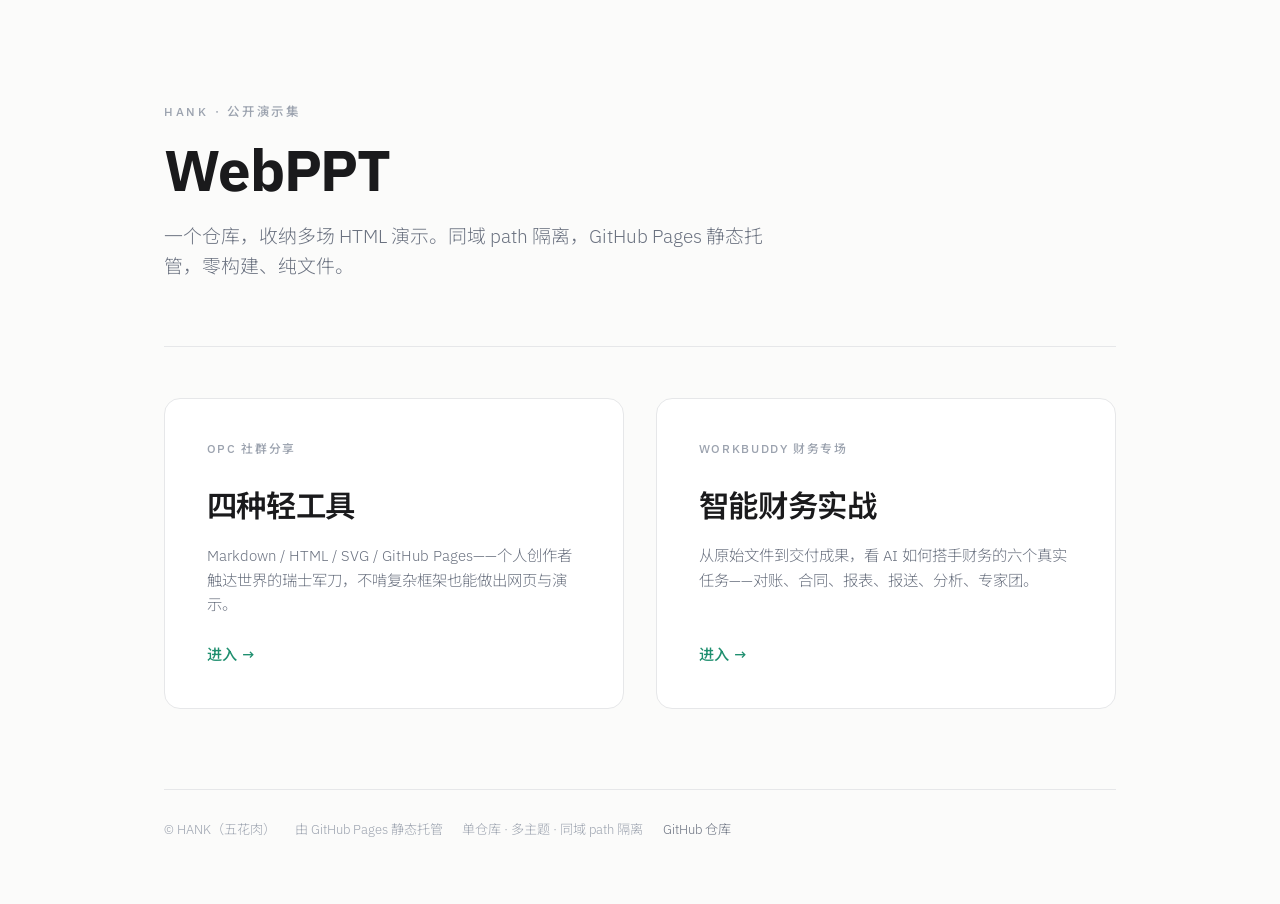
<file: index.html>
<!DOCTYPE html>
<html lang="zh-CN">
<head>
  <meta charset="UTF-8" />
  <meta name="viewport" content="width=device-width, initial-scale=1.0" />
  <title>WebPPT · 公开演示集</title>
  <link rel="preconnect" href="https://fonts.googleapis.com" />
  <link rel="preconnect" href="https://fonts.gstatic.com" crossorigin />
  <link href="https://fonts.googleapis.com/css2?family=IBM+Plex+Sans:wght@300;400;500;600;700&family=Noto+Sans+SC:wght@300;400;500;700&display=swap" rel="stylesheet" />
  <style>
    :root {
      --ink: #1a1a1c;
      --muted: #6b7280;
      --faint: #9ca3af;
      --line: #e6e7e9;
      --bg: #fbfbfa;
      --card: #ffffff;
      --accent: #1f8f6f;
    }
    * { box-sizing: border-box; margin: 0; padding: 0; }
    html, body { background: var(--bg); color: var(--ink); }
    body {
      font-family: "IBM Plex Sans", "Noto Sans SC", system-ui, -apple-system, sans-serif;
      -webkit-font-smoothing: antialiased;
      line-height: 1.6;
    }
    .wrap {
      max-width: 1080px;
      margin: 0 auto;
      padding: clamp(3.5rem, 8vw, 7rem) clamp(1.5rem, 5vw, 4rem) 4rem;
    }
    .eyebrow {
      font-size: 0.78rem;
      letter-spacing: 0.22em;
      text-transform: uppercase;
      color: var(--faint);
      font-weight: 500;
      margin-bottom: 1.1rem;
    }
    h1 {
      font-size: clamp(2.4rem, 6vw, 3.6rem);
      font-weight: 700;
      letter-spacing: -0.02em;
      line-height: 1.05;
    }
    .lead {
      margin-top: 1.3rem;
      font-size: clamp(1rem, 2.2vw, 1.18rem);
      color: var(--muted);
      max-width: 56ch;
      font-weight: 300;
    }
    .rule {
      height: 1px;
      background: var(--line);
      margin: clamp(2.6rem, 6vw, 4rem) 0 clamp(2.2rem, 5vw, 3.2rem);
    }
    .grid {
      display: grid;
      grid-template-columns: repeat(2, 1fr);
      gap: clamp(1.2rem, 3vw, 2rem);
    }
    .card {
      background: var(--card);
      border: 1px solid var(--line);
      border-radius: 16px;
      padding: clamp(1.8rem, 3.5vw, 2.6rem);
      display: flex;
      flex-direction: column;
      min-height: 230px;
      text-decoration: none;
      color: inherit;
      transition: border-color 0.2s ease, transform 0.2s ease;
    }
    .card:hover {
      border-color: var(--accent);
      transform: translateY(-3px);
    }
    .card .tag {
      font-size: 0.74rem;
      letter-spacing: 0.14em;
      text-transform: uppercase;
      color: var(--faint);
      font-weight: 500;
      margin-bottom: 1.4rem;
    }
    .card h2 {
      font-size: clamp(1.5rem, 3vw, 1.9rem);
      font-weight: 600;
      letter-spacing: -0.01em;
      margin-bottom: 0.8rem;
    }
    .card p {
      font-size: 0.96rem;
      color: var(--muted);
      font-weight: 300;
      flex: 1;
    }
    .card .go {
      margin-top: 1.6rem;
      font-size: 0.95rem;
      font-weight: 500;
      color: var(--accent);
      letter-spacing: 0.02em;
    }
    footer {
      margin-top: clamp(3rem, 7vw, 5rem);
      padding-top: 1.8rem;
      border-top: 1px solid var(--line);
      font-size: 0.82rem;
      color: var(--faint);
      font-weight: 300;
      display: flex;
      flex-wrap: wrap;
      gap: 0.4rem 1.2rem;
    }
    footer a { color: var(--muted); text-decoration: none; }
    footer a:hover { color: var(--accent); }
    @media (max-width: 760px) {
      .grid { grid-template-columns: 1fr; }
      .card { min-height: 0; }
    }
  </style>
</head>
<body>
  <main class="wrap">
    <p class="eyebrow">HANK · 公开演示集</p>
    <h1>WebPPT</h1>
    <p class="lead">一个仓库，收纳多场 HTML 演示。同域 path 隔离，GitHub Pages 静态托管，零构建、纯文件。</p>

    <div class="rule"></div>

    <section class="grid">
      <a class="card" href="ai-weapon/">
        <span class="tag">OPC 社群分享</span>
        <h2>四种轻工具</h2>
        <p>Markdown / HTML / SVG / GitHub Pages——个人创作者触达世界的瑞士军刀，不啃复杂框架也能做出网页与演示。</p>
        <span class="go">进入 →</span>
      </a>
      <a class="card" href="workbuddy-finance/">
        <span class="tag">WorkBuddy 财务专场</span>
        <h2>智能财务实战</h2>
        <p>从原始文件到交付成果，看 AI 如何搭手财务的六个真实任务——对账、合同、报表、报送、分析、专家团。</p>
        <span class="go">进入 →</span>
      </a>
    </section>

    <footer>
      <span>© HANK（五花肉）</span>
      <span>由 GitHub Pages 静态托管</span>
      <span>单仓库 · 多主题 · 同域 path 隔离</span>
      <a href="https://github.com/HankGuo/webppt">GitHub 仓库</a>
    </footer>
  </main>
</body>
</html>
</file>
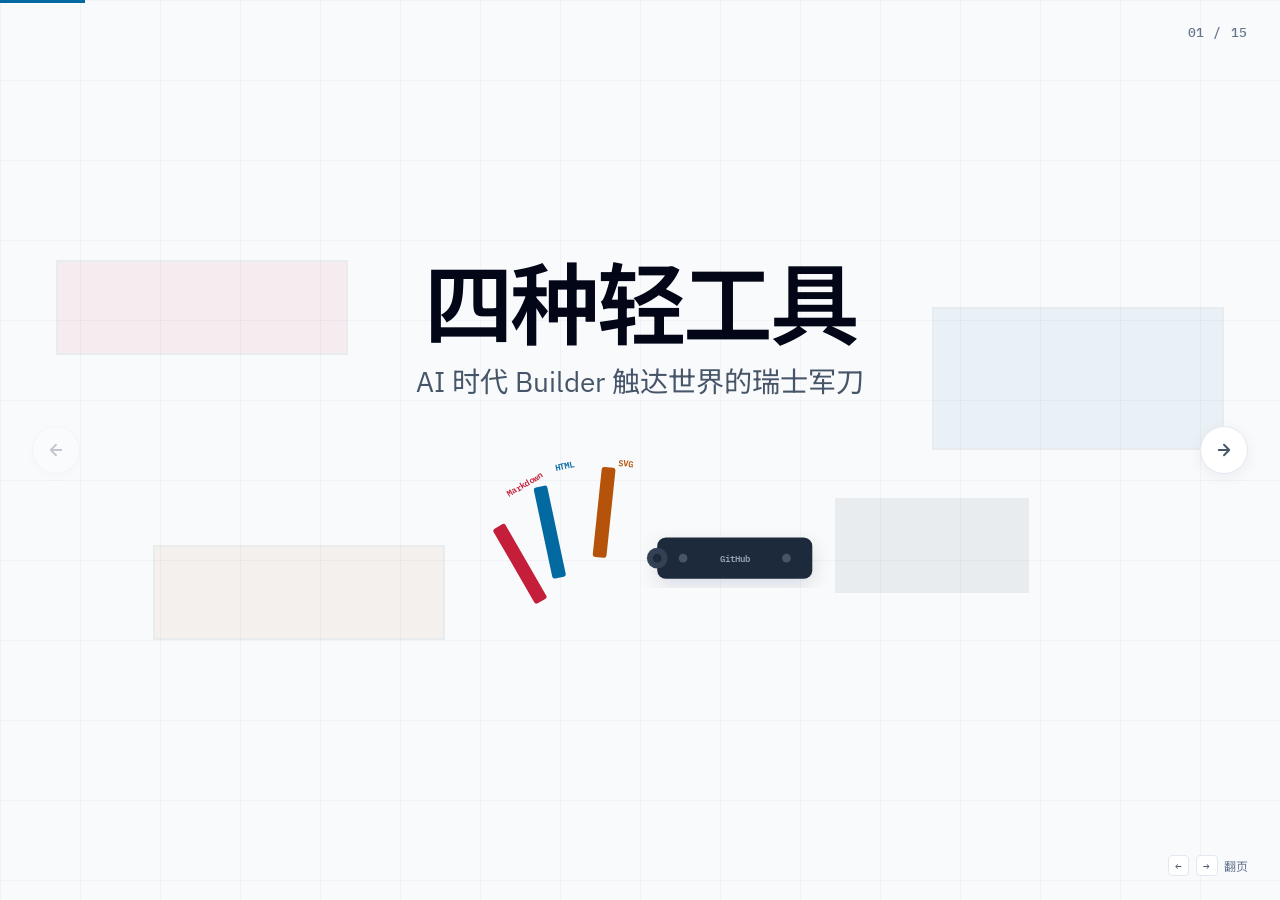
<file: ai-weapon/index.html>
<!DOCTYPE html>
<html lang="zh-CN">
<head>
  <meta charset="UTF-8" />
  <meta name="viewport" content="width=device-width, initial-scale=1.0" />
  <title>四种轻工具，个人创作者触达世界的瑞士军刀</title>
  <link rel="preconnect" href="https://fonts.googleapis.com" />
  <link rel="preconnect" href="https://fonts.gstatic.com" crossorigin />
  <link href="https://fonts.googleapis.com/css2?family=IBM+Plex+Sans:wght@300;400;500;600;700&family=IBM+Plex+Mono:wght@400;500;600&family=Noto+Sans+SC:wght@300;400;500;700&display=swap" rel="stylesheet" />
  <link rel="stylesheet" href="styles.css" />
  <style>
    :root { --slide-count: 15; }
  </style>
</head>
<body>
  <div class="progress-bar" id="progressBar"></div>
  <div class="page-counter" id="pageCounter">01 / 15</div>
  <div class="keyboard-hint"><kbd>&larr;</kbd> <kbd>&rarr;</kbd> 翻页</div>

  <button class="nav-btn prev" id="prevBtn" aria-label="上一页">
    <svg viewBox="0 0 24 24" width="18" height="18" fill="none" stroke="currentColor" stroke-width="2.5" stroke-linecap="round" stroke-linejoin="round">
      <path d="M19 12H5M12 19l-7-7 7-7" />
    </svg>
  </button>
  <button class="nav-btn next" id="nextBtn" aria-label="下一页">
    <svg viewBox="0 0 24 24" width="18" height="18" fill="none" stroke="currentColor" stroke-width="2.5" stroke-linecap="round" stroke-linejoin="round">
      <path d="M5 12h14M12 5l7 7-7 7" />
    </svg>
  </button>

  <div class="slides" id="slides">
    <!-- 01 Cover -->
    <section class="slide slide-cover" data-index="0">
      <div class="slide-inner">
        <div class="mondrian-bg" aria-hidden="true">
          <div class="block red"></div>
          <div class="block blue"></div>
          <div class="block yellow"></div>
          <div class="block black"></div>
        </div>
        <div class="content-block">
          <h1 class="title">四种轻工具</h1>
          <p class="subtitle">AI 时代 Builder 触达世界的瑞士军刀</p>
          <div class="knife-hero" aria-hidden="true">
            <svg viewBox="0 0 520 220" xmlns="http://www.w3.org/2000/svg">
              <defs>
                <filter id="shadow" x="-20%" y="-20%" width="140%" height="140%">
                  <feDropShadow dx="0" dy="8" stdDeviation="12" flood-color="#0f172a" flood-opacity="0.12" />
                </filter>
              </defs>
              <rect x="280" y="105" width="180" height="48" rx="10" fill="#1e293b" filter="url(#shadow)" />
              <circle cx="310" cy="129" r="5" fill="#475569" />
              <circle cx="430" cy="129" r="5" fill="#475569" />
              <text x="370" y="134" text-anchor="middle" font-family="IBM Plex Mono, monospace" font-size="11" font-weight="600" fill="#94a3b8">GitHub</text>
              <circle cx="280" cy="129" r="12" fill="#334155" />
              <circle cx="280" cy="129" r="5" fill="#1e293b" />
              <rect x="120" y="45" width="16" height="100" rx="3" fill="#c41e3a" transform="rotate(-30 200 129)" />
              <text x="108" y="58" font-family="IBM Plex Mono, monospace" font-size="10" font-weight="600" fill="#c41e3a" transform="rotate(-30 108 58)">Markdown</text>
              <rect x="155" y="32" width="16" height="108" rx="3" fill="#0369a1" transform="rotate(-12 220 129)" />
              <text x="162" y="28" font-family="IBM Plex Mono, monospace" font-size="10" font-weight="600" fill="#0369a1" transform="rotate(-12 162 28)">HTML</text>
              <rect x="205" y="28" width="16" height="105" rx="3" fill="#b45309" transform="rotate(6 260 129)" />
              <text x="235" y="22" font-family="IBM Plex Mono, monospace" font-size="10" font-weight="600" fill="#b45309" transform="rotate(6 235 22)">SVG</text>
            </svg>
          </div>
        </div>
      </div>
    </section>

    <!-- 02 Problem -->
    <section class="slide slide-problem" data-index="1">
      <div class="slide-inner split">
        <div class="text-col">
          <p class="eyebrow">创作者困境</p>
          <h2>你的好内容，为什么没人看？</h2>
          <p>写了三千字的方案发到群里，没人打开</p>
          <p>做了精美PPT，对方说「能不能发个链接我手机看」</p>
          <p class="lead">不是内容不好——是包装太重，传播太难</p>
        </div>
        <div class="visual-col">
          <svg viewBox="0 0 420 320" xmlns="http://www.w3.org/2000/svg">
            <rect x="30" y="50" width="150" height="180" rx="6" fill="#f8fafc" stroke="#cbd5e1" stroke-width="1.5" />
            <rect x="50" y="75" width="100" height="7" rx="1" fill="#cbd5e1" />
            <rect x="50" y="92" width="110" height="5" rx="1" fill="#e2e8f0" />
            <rect x="50" y="104" width="90" height="5" rx="1" fill="#e2e8f0" />
            <rect x="50" y="120" width="100" height="7" rx="1" fill="#cbd5e1" />
            <rect x="50" y="137" width="110" height="5" rx="1" fill="#e2e8f0" />
            <rect x="50" y="149" width="80" height="5" rx="1" fill="#e2e8f0" />
            <rect x="55" y="175" width="50" height="20" rx="10" fill="#fee2e2" />
            <text x="80" y="189" text-anchor="middle" font-size="8" font-weight="600" fill="#dc2626">未打开</text>
            <text x="105" y="260" text-anchor="middle" font-size="11" fill="#94a3b8">发到群里的 PDF</text>
            <rect x="250" y="40" width="130" height="220" rx="16" fill="#0f172a" />
            <rect x="256" y="56" width="118" height="190" rx="4" fill="#fff" />
            <rect x="265" y="68" width="100" height="8" rx="1" fill="#0f172a" />
            <rect x="265" y="84" width="80" height="5" rx="1" fill="#64748b" />
            <rect x="265" y="100" width="100" height="40" rx="4" fill="#dbeafe" />
            <text x="315" y="124" text-anchor="middle" font-size="8" fill="#3b82f6">作品展示</text>
            <rect x="265" y="150" width="100" height="22" rx="6" fill="#c41e3a" />
            <text x="315" y="165" text-anchor="middle" font-size="8" font-weight="600" fill="#fff">立即查看</text>
            <rect x="265" y="182" width="100" height="5" rx="1" fill="#64748b" />
            <rect x="265" y="194" width="80" height="5" rx="1" fill="#94a3b8" />
            <rect x="280" y="215" width="60" height="20" rx="10" fill="#dcfce7" />
            <text x="310" y="229" text-anchor="middle" font-size="8" font-weight="600" fill="#16a34a">3秒打开</text>
            <text x="315" y="280" text-anchor="middle" font-size="11" font-weight="600" fill="#c41e3a">发到群里的网址</text>
            <path d="M188 150 L240 150" stroke="#c41e3a" stroke-width="2" stroke-dasharray="6 4" />
            <polygon points="235,146 245,150 235,154" fill="#c41e3a" />
          </svg>
        </div>
      </div>
    </section>

    <!-- 03 Timeline -->
    <section class="slide" data-index="2">
      <div class="slide-inner centered">
        <p class="eyebrow">今天的工具</p>
        <h2>三片刃 + 一个刀柄</h2>
        <svg viewBox="0 0 800 200" xmlns="http://www.w3.org/2000/svg" style="width:100%;max-width:900px;margin-top:2.5rem;">
          <defs>
            <linearGradient id="tl-grad" x1="0" y1="0" x2="1" y2="0">
              <stop offset="0%" stop-color="#0369a1" />
              <stop offset="40%" stop-color="#b45309" />
              <stop offset="70%" stop-color="#c41e3a" />
              <stop offset="100%" stop-color="#1e293b" />
            </linearGradient>
          </defs>
          <line x1="60" y1="80" x2="740" y2="80" stroke="url(#tl-grad)" stroke-width="4" stroke-linecap="round" />
          <circle cx="120" cy="80" r="14" fill="#0369a1" />
          <circle cx="120" cy="80" r="6" fill="#fff" />
          <text x="120" y="55" text-anchor="middle" font-family="IBM Plex Mono, monospace" font-size="24" font-weight="700" fill="#0369a1">1993</text>
          <text x="120" y="115" text-anchor="middle" font-size="15" font-weight="700" fill="#0f172a">HTML</text>
          <text x="120" y="138" text-anchor="middle" font-size="12" fill="#64748b">网页的底层语言</text>
          <circle cx="320" cy="80" r="14" fill="#b45309" />
          <circle cx="320" cy="80" r="6" fill="#fff" />
          <text x="320" y="55" text-anchor="middle" font-family="IBM Plex Mono, monospace" font-size="24" font-weight="700" fill="#b45309">2001</text>
          <text x="320" y="115" text-anchor="middle" font-size="15" font-weight="700" fill="#0f172a">SVG</text>
          <text x="320" y="138" text-anchor="middle" font-size="12" fill="#64748b">放多大都不糊的图</text>
          <circle cx="520" cy="80" r="14" fill="#c41e3a" />
          <circle cx="520" cy="80" r="6" fill="#fff" />
          <text x="520" y="55" text-anchor="middle" font-family="IBM Plex Mono, monospace" font-size="24" font-weight="700" fill="#c41e3a">2004</text>
          <text x="520" y="115" text-anchor="middle" font-size="15" font-weight="700" fill="#0f172a">Markdown</text>
          <text x="520" y="138" text-anchor="middle" font-size="12" fill="#64748b">结构化的写作方式</text>
          <circle cx="680" cy="80" r="14" fill="#1e293b" />
          <circle cx="680" cy="80" r="6" fill="#fff" />
          <text x="680" y="55" text-anchor="middle" font-family="IBM Plex Mono, monospace" font-size="24" font-weight="700" fill="#1e293b">2008</text>
          <text x="680" y="115" text-anchor="middle" font-size="15" font-weight="700" fill="#0f172a">GitHub</text>
          <text x="680" y="138" text-anchor="middle" font-size="12" fill="#64748b">全世界的代码仓库</text>
        </svg>
        <p class="section-lead" style="text-align:center;margin-top:2rem;">曾经程序员专属，今天被 AI 重新激活——你只需认识它们，然后让 AI 去执行</p>
      </div>
    </section>

    <!-- 04 Markdown Intro -->
    <section class="slide slide-tool" data-tool="markdown" data-index="3">
      <div class="slide-inner split">
        <div class="text-col">
          <div class="tool-tag" style="--tool-color: #c41e3a;">结构之刃 / Markdown</div>
          <h2>你和 AI 沟通的「普通话」</h2>
          <p>不是编程语言——是一种标记约定，像给文字贴标签</p>
          <p>用 # 表示标题，用 - 表示列表，用 ** 表示重点</p>
          <p>所有 AI 工具的提示词、文档、配置文件，都在用它</p>
          <p class="lead">学会 Markdown，就是学会了跟 AI 说话的语法</p>
        </div>
        <div class="visual-col">
          <svg viewBox="0 0 420 320" xmlns="http://www.w3.org/2000/svg">
            <rect x="30" y="30" width="360" height="260" rx="10" fill="#1e293b" />
            <circle cx="55" cy="50" r="5" fill="#ef4444" />
            <circle cx="73" cy="50" r="5" fill="#f59e0b" />
            <circle cx="91" cy="50" r="5" fill="#22c55e" />
            <text x="200" y="54" text-anchor="middle" font-family="IBM Plex Mono, monospace" font-size="9" fill="#64748b">my-course.md</text>
            <text x="50" y="85" font-family="IBM Plex Mono, monospace" font-size="11" fill="#c41e3a"># 我的商业计划</text>
            <text x="50" y="108" font-family="IBM Plex Mono, monospace" font-size="11" fill="#7dd3fc">## 目标客户</text>
            <text x="50" y="128" font-family="IBM Plex Mono, monospace" font-size="10" fill="#e2e8f0">- 25-35岁女性创业者</text>
            <text x="50" y="148" font-family="IBM Plex Mono, monospace" font-size="10" fill="#e2e8f0">- 有内容产出但**缺流量**</text>
            <text x="50" y="175" font-family="IBM Plex Mono, monospace" font-size="11" fill="#7dd3fc">## 解决方案</text>
            <text x="50" y="195" font-family="IBM Plex Mono, monospace" font-size="10" fill="#e2e8f0">1. 个人网站搭建</text>
            <text x="50" y="215" font-family="IBM Plex Mono, monospace" font-size="10" fill="#e2e8f0">2. SEO 基础优化</text>
            <text x="50" y="235" font-family="IBM Plex Mono, monospace" font-size="10" fill="#e2e8f0">3. 社群引流矩阵</text>
            <text x="50" y="262" font-family="IBM Plex Mono, monospace" font-size="10" fill="#a78bfa">> 先做出来，再慢慢改</text>
          </svg>
        </div>
      </div>
    </section>

    <!-- 05 Markdown Source -->
    <section class="slide slide-comparison" data-index="4">
      <div class="slide-inner">
        <div class="section-header centered">
          <div class="tool-tag" style="--tool-color: #c41e3a;">结构之刃 / Markdown</div>
          <h2>左边写几个符号，右边变成排版</h2>
          <p class="section-lead">你写的不是代码，是带格式的笔记——AI 和所有工具都认识这些符号</p>
        </div>
        <div class="comparison">
          <div class="panel source">
            <div class="panel-header">
              <span class="panel-label">源码</span>
            </div>
            <pre><code># 我的 AI 摄影课

## 你能获得什么
- **3天**掌握手机摄影 + AI 修图全流程
- 零基础可学，每天只需 30 分钟

## 课程大纲
1. 手机構图与光线
2. AI 一键修图实战
3. 朋友圈视觉体系搭建

## 往期学员评价
> "终于知道怎么拍出好看的产品图了！"

[→ 立即报名](https://example.com)</code></pre>
          </div>
          <div class="panel preview">
            <div class="panel-header">
              <span class="panel-label">渲染</span>
            </div>
            <div class="preview-body">
              <h4 style="font-size:1.1rem;margin-bottom:0.6rem;">我的 AI 摄影课</h4>
              <h5 style="font-size:0.85rem;color:var(--text);margin:0.5rem 0 0.25rem;">你能获得什么</h5>
              <ul style="margin:0 0 0.4rem;padding-left:1.1rem;">
                <li style="font-size:0.8rem;line-height:1.5;"><strong>3天</strong>掌握手机摄影 + AI 修图全流程</li>
                <li style="font-size:0.8rem;line-height:1.5;">零基础可学，每天只需 30 分钟</li>
              </ul>
              <h5 style="font-size:0.85rem;color:var(--text);margin:0.5rem 0 0.25rem;">课程大纲</h5>
              <ol style="margin:0 0 0.4rem;padding-left:1.25rem;">
                <li style="font-size:0.8rem;line-height:1.5;">手机構图与光线</li>
                <li style="font-size:0.8rem;line-height:1.5;">AI 一键修图实战</li>
                <li style="font-size:0.8rem;line-height:1.5;">朋友圈视觉体系搭建</li>
              </ol>
              <blockquote style="margin:0.5rem 0;padding:0.4rem 0.8rem;border-left:3px solid var(--cta);font-size:0.75rem;color:var(--text-secondary);font-style:italic;">"终于知道怎么拍出好看的产品图了！"</blockquote>
              <a href="#" style="display:inline-block;margin-top:0.5rem;padding:0.4rem 1rem;background:var(--cta);color:#fff;border-radius:6px;font-size:0.8rem;font-weight:600;text-decoration:none;">→ 立即报名</a>
            </div>
          </div>
        </div>
      </div>
    </section>

    <!-- 06 Markdown AI Native -->
    <section class="slide slide-tool" data-tool="markdown" data-index="5">
      <div class="slide-inner">
        <div class="section-header centered">
          <div class="tool-tag" style="--tool-color: #c41e3a;">结构之刃 / Markdown</div>
          <h2>为什么所有 AI 都在用 Markdown？</h2>
        </div>
        <div style="display:grid;grid-template-columns:1fr 1fr;gap:1.5rem;margin-top:2rem;max-width:900px;margin-left:auto;margin-right:auto;">
          <div style="background:#1e293b;border-radius:10px;padding:1rem;">
            <div style="display:flex;align-items:center;gap:0.5rem;margin-bottom:0.6rem;">
              <span style="font-size:0.7rem;color:#94a3b8;font-family:var(--mono);">ChatGPT 回复</span>
            </div>
            <div style="font-family:var(--mono);font-size:0.7rem;line-height:1.6;color:#e2e8f0;">
              <span style="color:#c41e3a;"># 商业计划书</span><br/>
              <span style="color:#7dd3fc;">## 目标客户</span><br/>
              <span>- 25-35岁女性创业者</span><br/>
              <span style="color:#7dd3fc;">## 解决方案</span><br/>
              <span>1. 个人网站搭建</span><br/>
              <span>2. SEO 基础优化</span>
            </div>
            <p style="font-size:0.65rem;color:#64748b;margin-top:0.5rem;">AI 说话天然就是 Markdown</p>
          </div>
          <div style="background:#1e293b;border-radius:10px;padding:1rem;">
            <div style="display:flex;align-items:center;gap:0.5rem;margin-bottom:0.6rem;">
              <span style="font-size:0.7rem;color:#94a3b8;font-family:var(--mono);">SKILL.md</span>
            </div>
            <div style="font-family:var(--mono);font-size:0.7rem;line-height:1.6;color:#e2e8f0;">
              <span style="color:#c41e3a;">---</span><br/>
              <span style="color:#7dd3fc;">name:</span> idea-to-github-page<br/>
              <span style="color:#c41e3a;">---</span><br/>
              <span style="color:#c41e3a;"># 使用步骤</span><br/>
              <span>1. Fork 项目</span><br/>
              <span>2. 描述你的想法</span><br/>
              <span>3. 自动部署</span>
            </div>
            <p style="font-size:0.65rem;color:#64748b;margin-top:0.5rem;">AI 工具的配置文件也是 Markdown</p>
          </div>
          <div style="background:#1e293b;border-radius:10px;padding:1rem;">
            <div style="display:flex;align-items:center;gap:0.5rem;margin-bottom:0.6rem;">
              <span style="font-size:0.7rem;color:#94a3b8;font-family:var(--mono);">system.md 提示词</span>
            </div>
            <div style="font-family:var(--mono);font-size:0.7rem;line-height:1.6;color:#e2e8f0;">
              <span style="color:#c41e3a;"># 角色</span><br/>
              <span>你是一个营销文案专家</span><br/>
              <span style="color:#c41e3a;"># 规则</span><br/>
              <span>- 用口语化表达</span><br/>
              <span>- **重点**加粗标注</span><br/>
              <span>- 每段不超过3句</span>
            </div>
            <p style="font-size:0.65rem;color:#64748b;margin-top:0.5rem;">指挥 AI 的提示词也是 Markdown</p>
          </div>
          <div style="background:#f8fafc;border:1px solid #e2e8f0;border-radius:10px;padding:1rem;">
            <div style="font-size:0.75rem;font-weight:600;color:var(--text);margin-bottom:0.6rem;">写一次，到处能用</div>
            <div style="display:flex;flex-direction:column;gap:0.4rem;">
              <span style="font-size:0.7rem;color:var(--text-secondary);">→ 渲染成网页</span>
              <span style="font-size:0.7rem;color:var(--text-secondary);">→ 导出成 PDF</span>
              <span style="font-size:0.7rem;color:var(--text-secondary);">→ 发到公众号</span>
              <span style="font-size:0.7rem;color:var(--text-secondary);">→ 做成幻灯片（就像这个）</span>
            </div>
            <p style="font-size:0.65rem;color:#64748b;margin-top:0.5rem;">同一份内容，不用重新排版</p>
          </div>
        </div>
      </div>
    </section>

    <!-- 07 HTML Source -->
    <section class="slide slide-comparison" data-index="6">
      <div class="slide-inner">
        <div class="section-header centered">
          <div class="tool-tag" style="--tool-color: #0369a1;">呈现之刃 / HTML</div>
          <h2>HTML：给内容穿上衣服</h2>
          <p class="section-lead">Markdown 是骨架，HTML 是皮肤——文字变成网页的关键一步</p>
        </div>
        <div class="comparison">
          <div class="panel source" style="background:#fafafa;border-color:#e2e8f0;color:#1e293b;">
            <div class="panel-header" style="background:#f1f5f9;border-color:#e2e8f0;">
              <span class="panel-label" style="color:#64748b;">源码</span>
            </div>
            <pre style="color:#1e293b;"><code><span style="color:#8b2252;">&lt;div</span> <span style="color:#0550ae;">class=</span><span style="color:#953800;">"hero"</span><span style="color:#8b2252;">&gt;</span>
  <span style="color:#8b2252;">&lt;h1&gt;</span>用 AI 拍出爵士感照片<span style="color:#8b2252;">&lt;/h1&gt;</span>
  <span style="color:#8b2252;">&lt;p&gt;</span>3天小白变达人<span style="color:#8b2252;">&lt;/p&gt;</span>
  <span style="color:#8b2252;">&lt;img</span> <span style="color:#0550ae;">src=</span><span style="color:#953800;">"demo.jpg"</span><span style="color:#8b2252;">&gt;</span>
<span style="color:#8b2252;">&lt;/div&gt;</span>

<span style="color:#8b2252;">&lt;div</span> <span style="color:#0550ae;">class=</span><span style="color:#953800;">"features"</span><span style="color:#8b2252;">&gt;</span>
  <span style="color:#8b2252;">&lt;div</span> <span style="color:#0550ae;">class=</span><span style="color:#953800;">"card"</span><span style="color:#8b2252;">&gt;</span>手机就能拍<span style="color:#8b2252;">&lt;/div&gt;</span>
  <span style="color:#8b2252;">&lt;div</span> <span style="color:#0550ae;">class=</span><span style="color:#953800;">"card"</span><span style="color:#8b2252;">&gt;</span>AI一键修<span style="color:#8b2252;">&lt;/div&gt;</span>
  <span style="color:#8b2252;">&lt;div</span> <span style="color:#0550ae;">class=</span><span style="color:#953800;">"card"</span><span style="color:#8b2252;">&gt;</span>零成本<span style="color:#8b2252;">&lt;/div&gt;</span>
<span style="color:#8b2252;">&lt;/div&gt;</span>

<span style="color:#8b2252;">&lt;button</span> <span style="color:#0550ae;">class=</span><span style="color:#953800;">"cta"</span><span style="color:#8b2252;">&gt;</span>
  立即加入 ¥199
<span style="color:#8b2252;">&lt;/button&gt;</span></code></pre>
          </div>
          <div class="panel preview">
            <div class="panel-header">
              <span class="panel-label">渲染</span>
            </div>
            <div class="preview-body html-preview">
              <div style="background:linear-gradient(135deg,#0f172a 0%,#1e3a5f 100%);border-radius:8px;padding:1rem;margin-bottom:0.75rem;text-align:center;">
                <h1 style="font-size:1rem;margin-bottom:0.3rem;color:#fff;font-weight:700;">用 AI 拍出爵士感照片</h1>
                <p style="margin:0 0 0.5rem;color:#94a3b8;font-size:0.75rem;">3天小白变达人</p>
                <div style="width:100%;height:45px;background:rgba(255,255,255,0.1);border-radius:4px;display:flex;align-items:center;justify-content:center;color:#64748b;font-size:0.7rem;">作品展示图</div>
              </div>
              <div style="display:grid;grid-template-columns:1fr 1fr 1fr;gap:0.4rem;margin-bottom:0.75rem;">
                <div style="background:#f0fdf4;border-radius:6px;padding:0.4rem;text-align:center;font-size:0.65rem;">手机就能拍</div>
                <div style="background:#eff6ff;border-radius:6px;padding:0.4rem;text-align:center;font-size:0.65rem;">AI一键修</div>
                <div style="background:#fefce8;border-radius:6px;padding:0.4rem;text-align:center;font-size:0.65rem;">零成本</div>
              </div>
              <button style="width:100%;padding:0.6rem;background:linear-gradient(135deg,#c41e3a,#e11d48);color:#fff;border:none;border-radius:8px;font-size:0.8rem;font-weight:700;cursor:pointer;letter-spacing:0.05em;">立即加入 ¥199</button>
            </div>
          </div>
        </div>
      </div>
    </section>

    <!-- 08 HTML Rich Media -->
    <section class="slide slide-html-media" data-index="7">
      <div class="slide-inner">
        <div class="section-header centered">
          <div class="tool-tag" style="--tool-color: #0369a1;">呈现之刃 / HTML</div>
          <h2>一个网页能装下所有东西</h2>
          <p class="section-lead">你想展示的一切，都能塞进一个链接里</p>
        </div>
        <div style="display:grid;grid-template-columns:1fr 1.5fr;gap:2.5rem;margin-top:1rem;align-items:start;width:100%;">
          <div style="display:flex;flex-direction:column;gap:0.8rem;">
            <div style="display:flex;align-items:center;gap:0.8rem;padding:0.8rem 1.2rem;background:#eff6ff;border-radius:10px;border-left:4px solid #3b82f6;">
              <span style="font-size:1.4rem;">T</span>
              <div><span style="font-size:0.95rem;font-weight:600;display:block;">文字排版</span><span style="font-size:0.75rem;color:var(--text-muted);">标题、段落、列表、引用</span></div>
            </div>
            <div style="display:flex;align-items:center;gap:0.8rem;padding:0.8rem 1.2rem;background:#f0fdf4;border-radius:10px;border-left:4px solid #22c55e;">
              <span style="font-size:1.4rem;">&#9638;</span>
              <div><span style="font-size:0.95rem;font-weight:600;display:block;">图片与配色</span><span style="font-size:0.75rem;color:var(--text-muted);">产品图、Banner、品牌色</span></div>
            </div>
            <div style="display:flex;align-items:center;gap:0.8rem;padding:0.8rem 1.2rem;background:#fef3c7;border-radius:10px;border-left:4px solid #f59e0b;">
              <span style="font-size:1.4rem;">&#9654;</span>
              <div><span style="font-size:0.95rem;font-weight:600;display:block;">视频嵌入</span><span style="font-size:0.75rem;color:var(--text-muted);">YouTube / B站 / 自托管</span></div>
            </div>
            <div style="display:flex;align-items:center;gap:0.8rem;padding:0.8rem 1.2rem;background:#fce7f3;border-radius:10px;border-left:4px solid #ec4899;">
              <span style="font-size:1.4rem;">&#9998;</span>
              <div><span style="font-size:0.95rem;font-weight:600;display:block;">表单交互</span><span style="font-size:0.75rem;color:var(--text-muted);">报名、预约、问卷收集</span></div>
            </div>
            <div style="display:flex;align-items:center;gap:0.8rem;padding:0.8rem 1.2rem;background:#f5f3ff;border-radius:10px;border-left:4px solid #8b5cf6;">
              <span style="font-size:1.4rem;">&#9775;</span>
              <div><span style="font-size:0.95rem;font-weight:600;display:block;">动画与特效</span><span style="font-size:0.75rem;color:var(--text-muted);">滚动渐入、悬停放大、计数器</span></div>
            </div>
          </div>
          <div class="browser-mockup large">
            <div class="browser-header">
              <span></span><span></span><span></span>
              <div class="browser-url">my-course.github.io</div>
            </div>
            <div class="browser-body" style="padding:0;overflow:hidden;">
              <div style="background:linear-gradient(135deg,#1e3a5f,#0f172a);padding:1.2rem 1.5rem;text-align:center;">
                <p style="font-size:0.7rem;color:#94a3b8;margin:0 0 0.3rem;">AI 摄影实战课</p>
                <h4 style="font-size:1.1rem;color:#fff;margin:0 0 0.5rem;">3天拍出爵士感照片</h4>
                <div style="display:flex;gap:0.4rem;justify-content:center;">
                  <div style="width:72px;height:48px;border-radius:6px;background:linear-gradient(135deg,#f97316,#f59e0b);"></div>
                  <div style="width:72px;height:48px;border-radius:6px;background:linear-gradient(135deg,#06b6d4,#3b82f6);"></div>
                  <div style="width:72px;height:48px;border-radius:6px;background:linear-gradient(135deg,#8b5cf6,#ec4899);"></div>
                </div>
              </div>
              <div style="padding:0.8rem 1.2rem;background:#f8fafc;border-bottom:1px solid #e2e8f0;">
                <div style="position:relative;background:#000;border-radius:8px;height:65px;display:flex;align-items:center;justify-content:center;">
                  <div style="width:32px;height:32px;border-radius:50%;background:rgba(255,255,255,0.9);display:flex;align-items:center;justify-content:center;">
                    <span style="font-size:0.8rem;margin-left:2px;">&#9654;</span>
                  </div>
                  <span style="position:absolute;bottom:5px;right:8px;font-size:0.6rem;color:#94a3b8;">02:34</span>
                  <div style="position:absolute;bottom:0;left:0;right:0;height:4px;background:#334155;border-radius:0 0 8px 8px;">
                    <div style="width:35%;height:100%;background:#c41e3a;border-radius:0 0 0 8px;"></div>
                  </div>
                </div>
                <p style="font-size:0.7rem;color:var(--text-muted);margin:0.4rem 0 0;text-align:center;">嵌入视频：第一课免费试看</p>
              </div>
              <div style="padding:0.8rem 1.2rem;">
                <div style="display:flex;gap:0.5rem;margin-bottom:0.6rem;">
                  <input type="text" placeholder="你的名字" style="flex:1;padding:0.4rem 0.6rem;border:1px solid #e2e8f0;border-radius:6px;font-size:0.7rem;outline:none;" readonly />
                  <input type="text" placeholder="微信号" style="flex:1;padding:0.4rem 0.6rem;border:1px solid #e2e8f0;border-radius:6px;font-size:0.7rem;outline:none;" readonly />
                </div>
                <div style="text-align:center;">
                  <span style="display:inline-block;padding:0.45rem 1.5rem;background:linear-gradient(135deg,#c41e3a,#e11d48);color:#fff;border-radius:8px;font-size:0.75rem;font-weight:600;">立即报名 ¥199</span>
                </div>
              </div>
            </div>
          </div>
        </div>
      </div>
    </section>

    <!-- 09 SVG Intro -->
    <section class="slide slide-tool" data-tool="svg" data-index="8">
      <div class="slide-inner split reverse">
        <div class="visual-col">
          <svg viewBox="0 0 420 320" xmlns="http://www.w3.org/2000/svg">
            <circle cx="210" cy="160" r="110" fill="none" stroke="#e2e8f0" stroke-width="20" />
            <circle cx="210" cy="160" r="110" fill="none" stroke="#3b82f6" stroke-width="20" stroke-dasharray="207 693" stroke-dashoffset="0" stroke-linecap="round" />
            <circle cx="210" cy="160" r="110" fill="none" stroke="#f59e0b" stroke-width="20" stroke-dasharray="138 693" stroke-dashoffset="-207" stroke-linecap="round" />
            <circle cx="210" cy="160" r="110" fill="none" stroke="#10b981" stroke-width="20" stroke-dasharray="173 693" stroke-dashoffset="-345" stroke-linecap="round" />
            <circle cx="210" cy="160" r="110" fill="none" stroke="#c41e3a" stroke-width="20" stroke-dasharray="105 693" stroke-dashoffset="-518" stroke-linecap="round" />
            <text x="210" y="152" text-anchor="middle" font-size="28" font-weight="700" fill="#0f172a">本周</text>
            <text x="210" y="178" text-anchor="middle" font-size="13" fill="#64748b">内容产出分布</text>
            <circle cx="340" cy="80" r="6" fill="#3b82f6" />
            <text x="352" y="84" font-size="10" fill="#475569">文章 30%</text>
            <circle cx="340" cy="105" r="6" fill="#f59e0b" />
            <text x="352" y="109" font-size="10" fill="#475569">视频 20%</text>
            <circle cx="340" cy="130" r="6" fill="#10b981" />
            <text x="352" y="134" font-size="10" fill="#475569">图文 25%</text>
            <circle cx="340" cy="155" r="6" fill="#c41e3a" />
            <text x="352" y="159" font-size="10" fill="#475569">其他 15%</text>
          </svg>
        </div>
        <div class="text-col">
          <div class="tool-tag" style="--tool-color: #b45309;">图形之刃 / SVG</div>
          <h2>让 AI 帮你画图，不花钱、无版权</h2>
          <p>流程图、对比图、数据图——你用嘴说，AI 用 SVG 画</p>
          <p>矢量格式，手机电脑大屏都清晰；不用找设计师，不用买图库</p>
          <p class="lead">你拥有了一个随叫随到、不收费的插画师</p>
        </div>
      </div>
    </section>

    <!-- 10 SVG Source -->
    <section class="slide slide-comparison" data-index="9">
      <div class="slide-inner">
        <div class="section-header centered">
          <div class="tool-tag" style="--tool-color: #b45309;">图形之刃 / SVG</div>
          <h2>SVG：AI 画图的「交付格式」</h2>
          <p class="section-lead">你不用看懂代码——这段代码就是一张图，改文字改颜色 AI 三秒搞定</p>
        </div>
        <div class="comparison">
          <div class="panel source" style="background:#fdf6e3;border-color:#eee8d5;color:#657b83;">
            <div class="panel-header" style="background:#eee8d5;border-color:#ddd6c1;">
              <span class="panel-label" style="color:#93a1a1;">源码</span>
            </div>
            <pre style="color:#657b83;"><code><span style="color:#2aa198;">&lt;svg</span> <span style="color:#268bd2;">viewBox=</span><span style="color:#cb4b16;">"0 0 280 200"</span><span style="color:#2aa198;">&gt;</span>
  <span style="color:#93a1a1;">&lt;!-- 漏斗图：客户转化路径 --&gt;</span>
  <span style="color:#2aa198;">&lt;polygon</span> <span style="color:#268bd2;">points=</span><span style="color:#cb4b16;">"40,20 240,20 200,70 80,70"</span>
    <span style="color:#268bd2;">fill=</span><span style="color:#859900;">"#dbeafe"</span> <span style="color:#2aa198;">/&gt;</span>
  <span style="color:#2aa198;">&lt;polygon</span> <span style="color:#268bd2;">points=</span><span style="color:#cb4b16;">"80,75 200,75 180,125 100,125"</span>
    <span style="color:#268bd2;">fill=</span><span style="color:#859900;">"#93c5fd"</span> <span style="color:#2aa198;">/&gt;</span>
  <span style="color:#2aa198;">&lt;polygon</span> <span style="color:#268bd2;">points=</span><span style="color:#cb4b16;">"100,130 180,130 165,180 115,180"</span>
    <span style="color:#268bd2;">fill=</span><span style="color:#859900;">"#3b82f6"</span> <span style="color:#2aa198;">/&gt;</span>
  <span style="color:#2aa198;">&lt;text</span> <span style="color:#268bd2;">x=</span><span style="color:#cb4b16;">"140"</span> <span style="color:#268bd2;">y=</span><span style="color:#cb4b16;">"50"</span><span style="color:#2aa198;">&gt;</span>访问 1000人<span style="color:#2aa198;">&lt;/text&gt;</span>
  <span style="color:#2aa198;">&lt;text</span> <span style="color:#268bd2;">x=</span><span style="color:#cb4b16;">"140"</span> <span style="color:#268bd2;">y=</span><span style="color:#cb4b16;">"105"</span><span style="color:#2aa198;">&gt;</span>咨询 200人<span style="color:#2aa198;">&lt;/text&gt;</span>
  <span style="color:#2aa198;">&lt;text</span> <span style="color:#268bd2;">x=</span><span style="color:#cb4b16;">"140"</span> <span style="color:#268bd2;">y=</span><span style="color:#cb4b16;">"160"</span> <span style="color:#268bd2;">fill=</span><span style="color:#859900;">"#fff"</span><span style="color:#2aa198;">&gt;</span>
    成交 30人<span style="color:#2aa198;">&lt;/text&gt;</span>
<span style="color:#2aa198;">&lt;/svg&gt;</span></code></pre>
          </div>
          <div class="panel preview">
            <div class="panel-header">
              <span class="panel-label">渲染</span>
            </div>
            <div class="preview-body svg-preview">
              <svg viewBox="0 0 280 200" xmlns="http://www.w3.org/2000/svg" style="width:100%;max-width:320px;height:auto;">
                <defs>
                  <linearGradient id="funnel1" x1="0" y1="0" x2="0" y2="1"><stop offset="0%" stop-color="#dbeafe"/><stop offset="100%" stop-color="#bfdbfe"/></linearGradient>
                  <linearGradient id="funnel2" x1="0" y1="0" x2="0" y2="1"><stop offset="0%" stop-color="#93c5fd"/><stop offset="100%" stop-color="#60a5fa"/></linearGradient>
                  <linearGradient id="funnel3" x1="0" y1="0" x2="0" y2="1"><stop offset="0%" stop-color="#3b82f6"/><stop offset="100%" stop-color="#1d4ed8"/></linearGradient>
                </defs>
                <polygon points="40,20 240,20 200,70 80,70" fill="url(#funnel1)" />
                <polygon points="80,75 200,75 180,125 100,125" fill="url(#funnel2)" />
                <polygon points="100,130 180,130 165,180 115,180" fill="url(#funnel3)" />
                <text x="140" y="50" text-anchor="middle" font-size="11" font-weight="600" fill="#1e3a5f">访问 1000 人</text>
                <text x="140" y="105" text-anchor="middle" font-size="11" font-weight="600" fill="#1e3a5f">咨询 200 人</text>
                <text x="140" y="160" text-anchor="middle" font-size="11" font-weight="700" fill="#ffffff">成交 30 人</text>
                <text x="255" y="50" font-size="9" fill="#64748b">100%</text>
                <text x="255" y="105" font-size="9" fill="#64748b">20%</text>
                <text x="255" y="160" font-size="9" fill="#3b82f6" font-weight="700">3%</text>
              </svg>
            </div>
          </div>
        </div>
      </div>
    </section>

    <!-- 11 GitHub Intro -->
    <section class="slide slide-tool" data-tool="github" data-index="10">
      <div class="slide-inner split">
        <div class="text-col">
          <div class="tool-tag" style="--tool-color: #0f172a;">刀柄 / GitHub</div>
          <h2>全世界 Builder 的宝藏库</h2>
          <p>一键发布网站，免费、不限流量、自动生效</p>
          <p>每次修改都有记录——别人能看到你来时的路</p>
          <p class="lead">全世界最优秀的人都在这，你的作品也该在</p>
        </div>
        <div class="visual-col">
          <div class="github-card">
            <div class="github-header">
              <div class="github-avatar">YOU</div>
              <div class="github-info">
                <span class="github-name">your-idea</span>
                <span class="github-desc">公开作品集 · 持续更新中</span>
              </div>
            </div>
            <div class="github-contributions">
              <span class="contrib-title">产出记录</span>
              <div class="contrib-grid" aria-hidden="true">
                <div class="contrib-week"><span class="contrib-day level-1"></span><span class="contrib-day level-2"></span><span class="contrib-day level-3"></span><span class="contrib-day level-1"></span><span class="contrib-day level-0"></span><span class="contrib-day level-2"></span><span class="contrib-day level-1"></span></div>
                <div class="contrib-week"><span class="contrib-day level-2"></span><span class="contrib-day level-3"></span><span class="contrib-day level-4"></span><span class="contrib-day level-2"></span><span class="contrib-day level-1"></span><span class="contrib-day level-3"></span><span class="contrib-day level-2"></span></div>
                <div class="contrib-week"><span class="contrib-day level-1"></span><span class="contrib-day level-0"></span><span class="contrib-day level-2"></span><span class="contrib-day level-3"></span><span class="contrib-day level-2"></span><span class="contrib-day level-4"></span><span class="contrib-day level-3"></span></div>
                <div class="contrib-week"><span class="contrib-day level-3"></span><span class="contrib-day level-2"></span><span class="contrib-day level-1"></span><span class="contrib-day level-0"></span><span class="contrib-day level-2"></span><span class="contrib-day level-3"></span><span class="contrib-day level-2"></span></div>
                <div class="contrib-week"><span class="contrib-day level-2"></span><span class="contrib-day level-4"></span><span class="contrib-day level-3"></span><span class="contrib-day level-2"></span><span class="contrib-day level-1"></span><span class="contrib-day level-2"></span><span class="contrib-day level-1"></span></div>
                <div class="contrib-week"><span class="contrib-day level-1"></span><span class="contrib-day level-2"></span><span class="contrib-day level-1"></span><span class="contrib-day level-3"></span><span class="contrib-day level-4"></span><span class="contrib-day level-3"></span><span class="contrib-day level-2"></span></div>
                <div class="contrib-week"><span class="contrib-day level-0"></span><span class="contrib-day level-1"></span><span class="contrib-day level-2"></span><span class="contrib-day level-1"></span><span class="contrib-day level-2"></span><span class="contrib-day level-1"></span><span class="contrib-day level-0"></span></div>
                <div class="contrib-week"><span class="contrib-day level-2"></span><span class="contrib-day level-3"></span><span class="contrib-day level-2"></span><span class="contrib-day level-1"></span><span class="contrib-day level-0"></span><span class="contrib-day level-1"></span><span class="contrib-day level-2"></span></div>
                <div class="contrib-week"><span class="contrib-day level-3"></span><span class="contrib-day level-4"></span><span class="contrib-day level-3"></span><span class="contrib-day level-2"></span><span class="contrib-day level-3"></span><span class="contrib-day level-2"></span><span class="contrib-day level-1"></span></div>
                <div class="contrib-week"><span class="contrib-day level-1"></span><span class="contrib-day level-2"></span><span class="contrib-day level-1"></span><span class="contrib-day level-3"></span><span class="contrib-day level-2"></span><span class="contrib-day level-1"></span><span class="contrib-day level-2"></span></div>
                <div class="contrib-week"><span class="contrib-day level-2"></span><span class="contrib-day level-1"></span><span class="contrib-day level-3"></span><span class="contrib-day level-4"></span><span class="contrib-day level-3"></span><span class="contrib-day level-2"></span><span class="contrib-day level-3"></span></div>
                <div class="contrib-week"><span class="contrib-day level-1"></span><span class="contrib-day level-2"></span><span class="contrib-day level-1"></span><span class="contrib-day level-0"></span><span class="contrib-day level-1"></span><span class="contrib-day level-2"></span><span class="contrib-day level-1"></span></div>
              </div>
              <div class="contrib-legend">
                <span>少</span>
                <span class="legend-day level-0"></span>
                <span class="legend-day level-1"></span>
                <span class="legend-day level-2"></span>
                <span class="legend-day level-3"></span>
                <span class="legend-day level-4"></span>
                <span>多</span>
              </div>
            </div>
            <div class="github-stats">
              <div class="github-stat"><strong>12</strong><span>Projects</span></div>
              <div class="github-stat"><strong>48</strong><span>Commits</span></div>
              <div class="github-stat"><strong>1</strong><span>URL</span></div>
            </div>
          </div>
        </div>
      </div>
    </section>

    <!-- 12 NEW: 国内方案 -->
    <section class="slide" data-index="11">
      <div class="slide-inner centered">
        <p class="eyebrow">国内落地</p>
        <h2>同样的路，国内也能走</h2>
        <div style="display:grid;grid-template-columns:repeat(3,1fr);gap:1.5rem;margin-top:2.5rem;width:100%;">
          <!-- Gitee -->
          <div style="border-radius:14px;border:2px solid #c41e3a;padding:2rem 1.5rem;text-align:center;background:linear-gradient(180deg,#fff5f5,#fff);">
            <span style="display:inline-block;width:56px;height:56px;line-height:56px;border-radius:50%;background:#c41e3a;color:#fff;font-family:var(--mono);font-size:1.5rem;font-weight:700;">G</span>
            <h3 style="font-size:1.1rem;margin:1rem 0 0.3rem;">Gitee</h3>
            <p style="font-size:0.9rem;color:#64748b;margin:0 0 0.8rem;">存代码、记录成长</p>
            <span style="font-family:var(--mono);font-size:0.8rem;color:#c41e3a;font-weight:500;">gitee.com</span>
          </div>
          <!-- EdgeOne -->
          <div style="border-radius:14px;border:2px solid #0369a1;padding:2rem 1.5rem;text-align:center;background:linear-gradient(180deg,#eff6ff,#fff);">
            <span style="display:inline-block;width:56px;height:56px;line-height:56px;border-radius:50%;background:#0369a1;color:#fff;font-family:var(--mono);font-size:1.5rem;font-weight:700;">E</span>
            <h3 style="font-size:1.1rem;margin:1rem 0 0.3rem;">EdgeOne Makers</h3>
            <p style="font-size:0.9rem;color:#64748b;margin:0 0 0.8rem;">代码变网址</p>
            <span style="font-family:var(--mono);font-size:0.75rem;color:#0369a1;font-weight:500;">cloud.tencent.com/product/teo</span>
          </div>
          <!-- SkillHub -->
          <div style="border-radius:14px;border:2px solid #7c3aed;padding:2rem 1.5rem;text-align:center;background:linear-gradient(180deg,#f5f3ff,#fff);">
            <span style="display:inline-block;width:56px;height:56px;line-height:56px;border-radius:50%;background:#7c3aed;color:#fff;font-family:var(--mono);font-size:1.5rem;font-weight:700;">S</span>
            <h3 style="font-size:1.1rem;margin:1rem 0 0.3rem;">SkillHub</h3>
            <p style="font-size:0.9rem;color:#64748b;margin:0 0 0.8rem;">找现成的好工具</p>
            <span style="font-family:var(--mono);font-size:0.8rem;color:#7c3aed;font-weight:500;">skillhub.cn</span>
          </div>
        </div>
        <!-- Prompt -->
        <div style="margin-top:2rem;padding:1rem 1.5rem;background:#f8fafc;border:1px solid #e2e8f0;border-radius:10px;width:100%;max-width:800px;">
          <span style="font-family:var(--mono);font-size:0.65rem;color:#94a3b8;text-transform:uppercase;letter-spacing:0.1em;">跟 AI 说</span>
          <p style="font-family:var(--mono);font-size:0.75rem;color:#0f172a;margin:0.4rem 0 0;line-height:1.6;white-space:nowrap;">我有做好的网页，请教我怎么上传到 Gitee 并通过腾讯云 EdgeOne 部署上线</p>
        </div>
        <p style="font-size:0.75rem;color:#94a3b8;margin-top:0.8rem;">EdgeOne Makers 有免费版，额度以官网为准</p>
      </div>
    </section>

    <!-- 13 Workflow (with prompt examples) -->
    <section class="slide" data-index="12">
      <div class="slide-inner centered">
        <h2>想法到网址，四步搞定</h2>
        <div style="display:grid;grid-template-columns:repeat(4,1fr);gap:1.5rem;margin-top:2rem;width:100%;">
          <!-- Step 1: M -->
          <div style="border-radius:14px;border:2px solid #c41e3a;padding:1.5rem 1.2rem;text-align:center;background:linear-gradient(180deg,#fff5f5,#fff);">
            <span style="display:inline-block;width:48px;height:48px;line-height:48px;border-radius:50%;background:#c41e3a;color:#fff;font-family:var(--mono);font-size:1.3rem;font-weight:700;">M</span>
            <h3 style="font-size:1rem;margin:0.8rem 0 0.3rem;">梳理结构</h3>
            <p style="font-size:0.8rem;color:#64748b;margin:0 0 0.6rem;">用 Markdown 把想法写成有层级的文档</p>
            <div style="background:#f8fafc;border-radius:8px;padding:0.5rem 0.6rem;font-family:var(--mono);font-size:0.6rem;color:#334155;text-align:left;line-height:1.6;">
              # 我的课程<br/> ## 学什么<br/> ## 谁适合<br/> ## 怎么报名
            </div>
            <div style="margin-top:0.6rem;padding:0.5rem 0.6rem;background:#fef2f2;border-radius:6px;font-family:var(--mono);font-size:0.55rem;color:#64748b;text-align:left;line-height:1.5;">
              <span style="color:#94a3b8;font-weight:600;">跟AI说：</span>帮我用 Markdown 列一个大纲：我要做一个XX的介绍页，包含XX、XX、XX几个部分
            </div>
          </div>
          <!-- Step 2: H -->
          <div style="border-radius:14px;border:2px solid #0369a1;padding:1.5rem 1.2rem;text-align:center;background:linear-gradient(180deg,#eff6ff,#fff);">
            <span style="display:inline-block;width:48px;height:48px;line-height:48px;border-radius:50%;background:#0369a1;color:#fff;font-family:var(--mono);font-size:1.3rem;font-weight:700;">H</span>
            <h3 style="font-size:1rem;margin:0.8rem 0 0.3rem;">生成页面</h3>
            <p style="font-size:0.8rem;color:#64748b;margin:0 0 0.6rem;">AI 把 Markdown 变成带设计的 HTML 网页</p>
            <div style="background:#f8fafc;border-radius:8px;padding:0.6rem;font-size:0.6rem;color:#334155;text-align:left;">
              <div style="height:10px;width:100%;background:linear-gradient(90deg,#0369a1,#0ea5e9);border-radius:3px;margin-bottom:4px;"></div>
              <div style="height:6px;width:70%;background:#e2e8f0;border-radius:2px;margin-bottom:3px;"></div>
              <div style="height:6px;width:85%;background:#e2e8f0;border-radius:2px;margin-bottom:3px;"></div>
              <div style="height:14px;width:50%;background:#c41e3a;border-radius:4px;margin-top:6px;"></div>
            </div>
            <div style="margin-top:0.6rem;padding:0.5rem 0.6rem;background:#eff6ff;border-radius:6px;font-family:var(--mono);font-size:0.55rem;color:#64748b;text-align:left;line-height:1.5;">
              <span style="color:#94a3b8;font-weight:600;">跟AI说：</span>把这份 Markdown 变成一个好看的网页，要有导航、大图、卡片介绍区
            </div>
          </div>
          <!-- Step 3: S -->
          <div style="border-radius:14px;border:2px solid #b45309;padding:1.5rem 1.2rem;text-align:center;background:linear-gradient(180deg,#fffbeb,#fff);">
            <span style="display:inline-block;width:48px;height:48px;line-height:48px;border-radius:50%;background:#b45309;color:#fff;font-family:var(--mono);font-size:1.3rem;font-weight:700;">S</span>
            <h3 style="font-size:1rem;margin:0.8rem 0 0.3rem;">补充图形</h3>
            <p style="font-size:0.8rem;color:#64748b;margin:0 0 0.6rem;">让 AI 画图表、Logo、图标，插入页面</p>
            <div style="background:#f8fafc;border-radius:8px;padding:0.6rem;text-align:center;">
              <svg viewBox="0 0 80 50" style="width:100%;max-width:80px;" xmlns="http://www.w3.org/2000/svg">
                <rect x="5" y="5" width="70" height="40" rx="4" fill="none" stroke="#b45309" stroke-width="1.5"/>
                <circle cx="25" cy="25" r="8" fill="#fde68a"/>
                <polygon points="40,38 55,18 70,38" fill="#b45309" opacity="0.5"/>
              </svg>
            </div>
            <div style="margin-top:0.6rem;padding:0.5rem 0.6rem;background:#fffbeb;border-radius:6px;font-family:var(--mono);font-size:0.55rem;color:#64748b;text-align:left;line-height:1.5;">
              <span style="color:#94a3b8;font-weight:600;">跟AI说：</span>帮我画一个XX的示意图，SVG格式，配色用蓝色系
            </div>
          </div>
          <!-- Step 4: G -->
          <div style="border-radius:14px;border:2px solid #0f172a;padding:1.5rem 1.2rem;text-align:center;background:linear-gradient(180deg,#f1f5f9,#fff);">
            <span style="display:inline-block;width:48px;height:48px;line-height:48px;border-radius:50%;background:#0f172a;color:#fff;font-family:var(--mono);font-size:1.3rem;font-weight:700;">G</span>
            <h3 style="font-size:1rem;margin:0.8rem 0 0.3rem;">发布上线</h3>
            <p style="font-size:0.8rem;color:#64748b;margin:0 0 0.6rem;">Push 到 GitHub，自动获得一个网址</p>
            <div style="background:#f8fafc;border-radius:8px;padding:0.6rem;font-family:var(--mono);font-size:0.55rem;color:#16a34a;text-align:center;">
              &#10003; 已发布<br/>
              <span style="color:#64748b;">your-name.github.io</span>
            </div>
            <div style="margin-top:0.6rem;padding:0.5rem 0.6rem;background:#f1f5f9;border-radius:6px;font-family:var(--mono);font-size:0.55rem;color:#64748b;text-align:left;line-height:1.5;">
              <span style="color:#94a3b8;font-weight:600;">跟AI说：</span>教我怎么把这些文件上传到 GitHub 并开启 Pages
            </div>
          </div>
        </div>
        <p class="section-lead" style="text-align:center;margin-top:1.5rem;">每次修改都自动更新，不用重新发文件给任何人</p>
        <p style="font-size:0.8rem;color:#94a3b8;margin-top:0.5rem;">想偷懒？最后一页有个 Skill，帮你四步跑通</p>
      </div>
    </section>

    <!-- 14 Before / After -->
    <section class="slide" data-index="13" style="padding:0 !important;overflow:hidden;">
      <div style="display:grid;grid-template-columns:1fr 1fr;height:100%;width:100%;">
        <div style="background:linear-gradient(180deg,#fff 0%,#fef2f2 100%);padding:4rem 3.5rem;display:flex;flex-direction:column;justify-content:center;border-right:1px solid #fecaca;">
          <span style="font-family:var(--mono);font-size:0.75rem;text-transform:uppercase;letter-spacing:0.15em;color:#dc2626;margin-bottom:1.2rem;">传统方式</span>
          <h3 style="font-size:1.6rem;color:#0f172a;margin-bottom:2rem;font-weight:700;">发文件、等别人下载</h3>
          <div style="display:flex;flex-direction:column;gap:1.2rem;">
            <div style="display:flex;align-items:center;gap:0.8rem;">
              <span style="width:32px;height:32px;border-radius:50%;background:#fef2f2;border:2px solid #fecaca;display:flex;align-items:center;justify-content:center;color:#dc2626;font-size:0.9rem;font-weight:700;flex-shrink:0;">&#10005;</span>
              <span style="color:#334155;font-size:1.05rem;">打开率低，加载15秒人已经走了</span>
            </div>
            <div style="display:flex;align-items:center;gap:0.8rem;">
              <span style="width:32px;height:32px;border-radius:50%;background:#fef2f2;border:2px solid #fecaca;display:flex;align-items:center;justify-content:center;color:#dc2626;font-size:0.9rem;font-weight:700;flex-shrink:0;">&#10005;</span>
              <span style="color:#334155;font-size:1.05rem;">手机打不开、样式乱、格式不兼容</span>
            </div>
            <div style="display:flex;align-items:center;gap:0.8rem;">
              <span style="width:32px;height:32px;border-radius:50%;background:#fef2f2;border:2px solid #fecaca;display:flex;align-items:center;justify-content:center;color:#dc2626;font-size:0.9rem;font-weight:700;flex-shrink:0;">&#10005;</span>
              <span style="color:#334155;font-size:1.05rem;">改了得重新发，无法追踪谁看了</span>
            </div>
            <div style="display:flex;align-items:center;gap:0.8rem;">
              <span style="width:32px;height:32px;border-radius:50%;background:#fef2f2;border:2px solid #fecaca;display:flex;align-items:center;justify-content:center;color:#dc2626;font-size:0.9rem;font-weight:700;flex-shrink:0;">&#10005;</span>
              <span style="color:#334155;font-size:1.05rem;">搜索引擎永远找不到你</span>
            </div>
          </div>
        </div>
        <div style="background:linear-gradient(180deg,#fff 0%,#f0fdf4 100%);padding:4rem 3.5rem;display:flex;flex-direction:column;justify-content:center;">
          <span style="font-family:var(--mono);font-size:0.75rem;text-transform:uppercase;letter-spacing:0.15em;color:#16a34a;margin-bottom:1.2rem;">更轻量的触达</span>
          <h3 style="font-size:1.6rem;color:#0f172a;margin-bottom:2rem;font-weight:700;">一个网址，随时随地</h3>
          <div style="display:flex;flex-direction:column;gap:1.2rem;">
            <div style="display:flex;align-items:center;gap:0.8rem;">
              <span style="width:32px;height:32px;border-radius:50%;background:#f0fdf4;border:2px solid #bbf7d0;display:flex;align-items:center;justify-content:center;color:#16a34a;font-size:0.9rem;font-weight:700;flex-shrink:0;">&#10003;</span>
              <span style="color:#334155;font-size:1.05rem;">3秒打开，手机电脑平板通吃</span>
            </div>
            <div style="display:flex;align-items:center;gap:0.8rem;">
              <span style="width:32px;height:32px;border-radius:50%;background:#f0fdf4;border:2px solid #bbf7d0;display:flex;align-items:center;justify-content:center;color:#16a34a;font-size:0.9rem;font-weight:700;flex-shrink:0;">&#10003;</span>
              <span style="color:#334155;font-size:1.05rem;">改完自动生效，不用重新发</span>
            </div>
            <div style="display:flex;align-items:center;gap:0.8rem;">
              <span style="width:32px;height:32px;border-radius:50%;background:#f0fdf4;border:2px solid #bbf7d0;display:flex;align-items:center;justify-content:center;color:#16a34a;font-size:0.9rem;font-weight:700;flex-shrink:0;">&#10003;</span>
              <span style="color:#334155;font-size:1.05rem;">可被 Google 收录，陌生人也能找到你</span>
            </div>
            <div style="display:flex;align-items:center;gap:0.8rem;">
              <span style="width:32px;height:32px;border-radius:50%;background:#f0fdf4;border:2px solid #bbf7d0;display:flex;align-items:center;justify-content:center;color:#16a34a;font-size:0.9rem;font-weight:700;flex-shrink:0;">&#10003;</span>
              <span style="color:#334155;font-size:1.05rem;">7x24 在线，永不过期，替你打工</span>
            </div>
          </div>
          <div style="display:flex;gap:0.6rem;margin-top:2rem;flex-wrap:wrap;">
            <span style="padding:0.3rem 0.8rem;background:#dcfce7;border-radius:20px;font-size:0.7rem;color:#166534;font-weight:500;">图文视频全支持</span>
            <span style="padding:0.3rem 0.8rem;background:#dbeafe;border-radius:20px;font-size:0.7rem;color:#1e40af;font-weight:500;">任何设备通吃</span>
            <span style="padding:0.3rem 0.8rem;background:#fef3c7;border-radius:20px;font-size:0.7rem;color:#92400e;font-weight:500;">可被搜索引擎收录</span>
            <span style="padding:0.3rem 0.8rem;background:#f3e8ff;border-radius:20px;font-size:0.7rem;color:#6b21a8;font-weight:500;">持续沉淀作品集</span>
          </div>
        </div>
      </div>
    </section>

    <!-- 15 Closing -->
    <section class="slide slide-end" data-index="14">
      <div class="slide-inner centered">
        <h2>去探索，去创造，去被看见</h2>
        <p class="section-lead" style="text-align:center;margin-bottom:2.5rem;">AI 时代的 Builder，不缺想法——缺的是让想法落地的最后一步</p>
        <div class="contact-row">
          <div class="contact-item">
            <div class="contact-frame">
              <img src="assets/qrcode-skill.png" alt="idea-to-github-page skill" />
            </div>
          </div>
          <div class="contact-item">
            <div class="contact-frame">
              <img src="assets/qrcode-wechat.jpg" alt="公众号：算力白肉" />
            </div>
          </div>
        </div>
      </div>
    </section>
  </div>

  <script>
  (function() {
    var slides = document.getElementById('slides');
    var prevBtn = document.getElementById('prevBtn');
    var nextBtn = document.getElementById('nextBtn');
    var progressBar = document.getElementById('progressBar');
    var pageCounter = document.getElementById('pageCounter');
    var totalSlides = 15;
    var current = 0;
    var touchStartX = 0;

    function init() {
      update();
      bindEvents();
      document.querySelectorAll('.slide')[current].classList.add('active');
    }

    function goTo(index) {
      if (index < 0 || index >= totalSlides) return;
      var els = document.querySelectorAll('.slide');
      els[current].classList.remove('active');
      current = index;
      els[current].classList.add('active');
      update();
    }

    function next() { goTo(current + 1); }
    function prev() { goTo(current - 1); }

    function update() {
      slides.style.transform = 'translateX(-' + (current * 100) + 'vw)';
      progressBar.style.width = ((current + 1) / totalSlides * 100) + '%';
      pageCounter.textContent = String(current + 1).padStart(2, '0') + ' / ' + String(totalSlides).padStart(2, '0');
      prevBtn.disabled = current === 0;
      nextBtn.disabled = current === totalSlides - 1;
    }

    function bindEvents() {
      prevBtn.addEventListener('click', prev);
      nextBtn.addEventListener('click', next);
      document.addEventListener('keydown', function(e) {
        if (e.key === 'ArrowRight' || e.key === ' ' || e.key === 'PageDown') { e.preventDefault(); next(); }
        else if (e.key === 'ArrowLeft' || e.key === 'PageUp') { e.preventDefault(); prev(); }
        else if (e.key === 'Home') { e.preventDefault(); goTo(0); }
        else if (e.key === 'End') { e.preventDefault(); goTo(totalSlides - 1); }
      });
      document.addEventListener('touchstart', function(e) { touchStartX = e.changedTouches[0].screenX; }, { passive: true });
      document.addEventListener('touchend', function(e) {
        var diff = touchStartX - e.changedTouches[0].screenX;
        if (Math.abs(diff) > 60) { if (diff > 0) next(); else prev(); }
      }, { passive: true });
      var wheelLock = false;
      document.addEventListener('wheel', function(e) {
        if (wheelLock) return;
        if (Math.abs(e.deltaX) > Math.abs(e.deltaY) && Math.abs(e.deltaX) > 40) {
          e.preventDefault(); if (e.deltaX > 0) next(); else prev(); wheelLock = true;
        } else if (Math.abs(e.deltaY) > 40) {
          e.preventDefault(); if (e.deltaY > 0) next(); else prev(); wheelLock = true;
        }
        if (wheelLock) setTimeout(function() { wheelLock = false; }, 700);
      }, { passive: false });
    }

    init();
  })();
  </script>
</body>
</html>
</file>
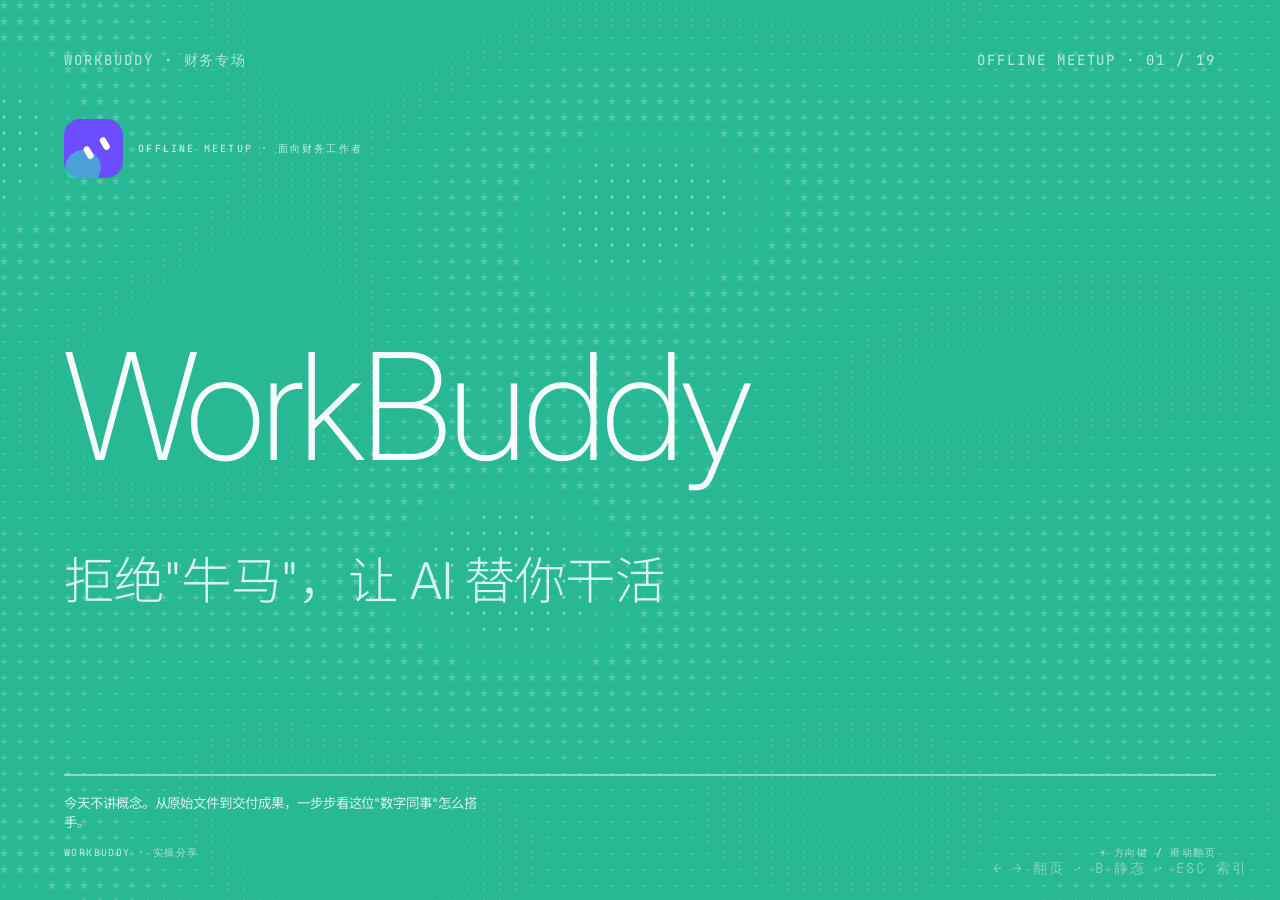
<file: workbuddy-finance/index.html>
<!DOCTYPE html>
<html lang="zh-CN">
<head>
<meta charset="UTF-8">
<meta name="viewport" content="width=device-width, initial-scale=1.0">
<title>WorkBuddy × 财务 · AI 办公实操 Meetup</title>
<link rel="preconnect" href="https://fonts.googleapis.com">
<link rel="preconnect" href="https://fonts.gstatic.com" crossorigin>
<link href="https://fonts.googleapis.com/css2?family=Inter:wght@200;300;400;500;600;700;800;900&family=JetBrains+Mono:wght@300;400;500;600&family=Noto+Sans+SC:wght@200;300;400;500;700;900&display=swap" rel="stylesheet">
<style>
  :root{
    /* ============ 主题色(默认: 🔵 克莱因蓝 IKB) ============
       切换主题: 从 references/themes-swiss.md 复制对应的 :root 块
       整体替换标有"主题色"注释的所有变量,其他散落的 var() 引用无需逐处改 */
    /* ============ 主题色(WorkBuddy 官方品牌绿 · 翡翠绿 + 品牌紫) ============ */
    --paper:#fafaf8;          /* 主底色: 高级灰白 */
    --paper-rgb:250,250,248;
    --ink:#191a23;            /* 文字主色: 官方深墨 */
    --ink-rgb:25,26,35;
    --grey-1:#f0f0ee;         /* 浅灰底 */
    --grey-2:#d4d4d2;         /* 中灰(分割线) */
    --grey-3:#737373;         /* 暗灰(辅助文字) */
    --accent:#28b894;         /* 高亮色: WorkBuddy 官方翡翠绿 */
    --accent-rgb:40,184,148;
    --accent-on:#ffffff;      /* accent 上的反色文字 */
    --accent-bright:#32e6b9;  /* 暗底高亮: 翡翠绿提亮版 */
    --brand-purple:#6c4dff;   /* 品牌紫: logo 主色 / IP 渐变 */
    --brand-purple-rgb:108,77,255;

    /* ============ Carbon 文本角色 token (role-based,代替 opacity) ============
       亮底:  primary 主文 / secondary 次文 / helper 辅助 / placeholder 占位
       暗底:  inverse 自动反向 */
    --text-primary:#0a0a0a;        /* = ink, 100% */
    --text-secondary:#525252;      /* gray 70 */
    --text-helper:#737373;         /* gray 60 */
    --text-placeholder:#a3a3a3;    /* gray 40 */
    --text-on-color:#ffffff;       /* accent/dark 反色 */
    --border-subtle:#e0e0e0;       /* gray 20, 极细分隔 */
    --border-strong:#a3a3a3;       /* gray 40, 强分隔 */

    /* ============ 字体(跨主题固定) ============ */
    --sans:"Inter","Helvetica Neue","Helvetica","Arial","Segoe UI Variable","Segoe UI",system-ui,-apple-system,sans-serif;
    --sans-zh:"PingFang SC","Hiragino Sans GB","Source Han Sans SC","Noto Sans SC","Microsoft YaHei UI","Microsoft YaHei","微软雅黑",sans-serif;
    --mono:"JetBrains Mono","IBM Plex Mono","SF Mono","Cascadia Code","Consolas","Courier New",ui-monospace,monospace;

    /* ============ Carbon 2x Grid 间距模数 (基础 8px) ============
       参考: https://carbondesignsystem.com/elements/2x-grid/overview/
       任何 padding/gap/margin 优先用这套 token,确保 8px 基线对齐 */
    --sp-3:8px;     /* 02 token */
    --sp-4:12px;    /* 03 */
    --sp-5:16px;    /* 04 */
    --sp-6:24px;    /* 05 */
    --sp-7:32px;    /* 06 */
    --sp-8:40px;    /* 07 */
    --sp-9:48px;    /* 08 */
    --sp-10:64px;   /* 09 */
    --sp-11:80px;   /* 10 */
    --sp-12:96px;   /* 11 */
    --sp-13:160px;  /* 12 */

    /* ============ Carbon Motion tokens ============
       https://carbondesignsystem.com/guidelines/motion/overview/
       两套体系:productive (功能) 短 + 锐 / expressive (叙事) 长 + 软 */
    --ease-prod:cubic-bezier(.2,0,.38,.9);          /* productive standard */
    --ease-exp:cubic-bezier(.4,.14,.3,1);            /* expressive standard */
    --ease-entry-prod:cubic-bezier(0,0,.38,.9);     /* productive entrance */
    --ease-entry-exp:cubic-bezier(0,0,.3,1);         /* expressive entrance */
    --dur-fast-1:.07s;   /* 70ms */
    --dur-fast-2:.11s;   /* 110ms */
    --dur-mod-1:.15s;    /* 150ms */
    --dur-mod-2:.24s;    /* 240ms */
    --dur-slow-1:.4s;    /* 400ms */
    --dur-slow-2:.7s;    /* 700ms */

    /* 底部分页组件安全区: 主内容最低处不要进入这条区域 */
    --nav-safe-bottom:8vh;
  }
  *{box-sizing:border-box;margin:0;padding:0}
  html,body{
    width:100%;height:100%;overflow:hidden;
    background:var(--paper);color:var(--ink);
    font-family:var(--sans),var(--sans-zh);
    font-feature-settings:"ss01","cv11";
    -webkit-font-smoothing:antialiased;text-rendering:optimizeLegibility
  }

  /* ============ WebGL 网格背景 ============ */
  canvas.bg{position:fixed;inset:0;width:100vw;height:100vh;z-index:0;display:block;opacity:.55;mix-blend-mode:multiply;pointer-events:none}
  body.dark-bg canvas.bg{mix-blend-mode:screen;opacity:.42}
  body.low-power canvas.bg,
  body.low-power canvas.ascii-bg{display:none!important}

  /* ============ Deck 容器 + 翻页 ============ */
  #deck{position:fixed;inset:0;width:10000vw;height:100vh;display:flex;flex-wrap:nowrap;transition:transform .9s cubic-bezier(.77,0,.175,1);z-index:10;will-change:transform}
  .slide{
    width:100vw;height:100vh;flex:0 0 100vw;
    position:relative;
    padding:5.5vh 5vw 7vh 5vw;
    display:flex;flex-direction:column;
    overflow:hidden;
    background:var(--paper);color:var(--ink);
  }
  .slide.grey{background:var(--grey-1)}
  .slide.dark{background:var(--ink);color:var(--paper)}
  .slide.dark .grey-only{display:none}
  .slide.accent{background:var(--accent);color:var(--accent-on)}
  .slide.accent .accent-block{background:var(--accent-on);color:var(--accent)}

  /* Hero 页透出网格背景多一点 */
  .slide.hero{background:transparent}
  .slide.hero.grey{background:rgba(var(--paper-rgb),.86);backdrop-filter:blur(1px)}
  .slide.hero.dark{background:rgba(var(--ink-rgb),.92);color:var(--paper)}

  /* ============ 装饰: 极细分隔线 + 点阵矩阵 ============ */
  .rule{width:100%;height:1px;background:currentColor;opacity:.18;margin:0}
  .rule.thick{height:2px;opacity:.85}
  .rule.accent{background:var(--accent);opacity:1;height:2px}
  .rule.v{width:1px;height:100%;margin:0}

  /* 点阵矩阵 (dot matrix) - 用 radial-gradient */
  .dots{
    background-image:radial-gradient(currentColor 1px, transparent 1px);
    background-size:12px 12px;
    background-position:0 0;
    opacity:.18;
  }
  .dots-fine{
    background-image:radial-gradient(currentColor 0.8px, transparent 0.8px);
    background-size:8px 8px;
    opacity:.14;
  }
  .dots-bold{
    background-image:radial-gradient(currentColor 1.4px, transparent 1.4px);
    background-size:18px 18px;
    opacity:.22;
  }

  /* ============ Chrome (顶部 meta) + Foot (底部) ============ */
  .chrome{
    display:flex;justify-content:space-between;align-items:flex-start;
    font-family:var(--mono);
    font-size:14px;letter-spacing:.16em;text-transform:uppercase;
    opacity:.7;margin-bottom:auto
  }
  .chrome .l,.chrome .r{display:flex;gap:1.6em;align-items:center}
  .chrome .sep{width:24px;height:1px;background:currentColor;opacity:.5}

  .foot{
    margin-top:auto;
    display:flex;justify-content:space-between;align-items:flex-end;
    font-family:var(--mono);
    font-size:14px;letter-spacing:.14em;text-transform:uppercase;
    opacity:.55;
    padding-top:2vh;
    border-top:1px solid currentColor;
    border-color:rgba(127,127,127,.25)
  }
  .foot .nb{font-family:var(--sans);font-weight:600;letter-spacing:.04em}

  /* ============ Tag / Kicker / Meta 标签 ============ */
  .kicker{
    font-family:var(--mono);
    font-size:14px;letter-spacing:.24em;text-transform:uppercase;
    opacity:.65;margin-bottom:2.4vh;
    display:inline-flex;align-items:center;gap:.8em
  }
  .kicker::before{
    content:"";width:24px;height:1px;background:currentColor;opacity:.6
  }
  .kicker.no-line::before{display:none}
  .kicker.accent{color:var(--accent);opacity:1;font-weight:600}

  .tag{
    display:inline-block;
    font-family:var(--mono);
    font-size:14px;letter-spacing:.18em;text-transform:uppercase;
    padding:5px 10px;border:1px solid currentColor;opacity:.85
  }
  .tag.solid{background:currentColor;color:var(--paper);border-color:transparent}
  .tag.accent{background:var(--accent);color:var(--accent-on);border-color:transparent;opacity:1}

  /* ============ 标题层级 (无衬线 · 极轻字重 · 极致字号对比) ============ */
  .h-hero{
    font-family:var(--sans),var(--sans-zh);
    font-weight:200;
    font-size:11vw;
    line-height:.92;
    letter-spacing:-.04em;
  }
  .h-hero-zh{
    font-family:var(--sans),var(--sans-zh);
    font-weight:200;
    font-size:8.4vw;
    line-height:.96;
    letter-spacing:-.025em;
  }
  .h-xl{
    font-family:var(--sans),var(--sans-zh);
    font-weight:200;
    font-size:6vw;
    line-height:1;
    letter-spacing:-.03em;
  }
  .h-xl-zh{
    font-family:var(--sans),var(--sans-zh);
    font-weight:200;
    font-size:5vw;
    line-height:1.05;
    letter-spacing:-.025em;
  }
  .h-md{
    font-family:var(--sans),var(--sans-zh);
    font-weight:300;
    font-size:2.6vw;
    line-height:1.18;
    letter-spacing:-.015em;
  }
  .h-sub{
    font-family:var(--sans),var(--sans-zh);
    font-weight:400;
    font-size:2.2vw;
    line-height:1.3;
    letter-spacing:-.01em;
    opacity:.7;
  }

  /* ============ 正文 / 引语 / 元数据 ============ */
  .lead{
    font-family:var(--sans),var(--sans-zh);
    font-weight:400;
    font-size:1.55vw;
    line-height:1.4;
    letter-spacing:-.005em;
    opacity:.86;
  }
  .body{
    font-family:var(--sans),var(--sans-zh);
    font-weight:400;
    font-size:max(18px,1.08vw);
    line-height:1.6;
    letter-spacing:0;
    opacity:.78;
  }
  .body-sm{
    font-family:var(--sans),var(--sans-zh);
    font-weight:400;
    font-size:max(16px,.92vw);
    line-height:1.55;
    opacity:.7;
  }
  .meta{
    font-family:var(--mono);
    font-size:max(14px,.82vw);
    letter-spacing:.18em;text-transform:uppercase;
    opacity:.6;
  }
  .meta-row{
    display:flex;gap:1.4em;align-items:baseline;flex-wrap:wrap;
    font-family:var(--mono);
    font-size:max(14px,.88vw);letter-spacing:.16em;text-transform:uppercase;
    opacity:.65;
  }
  .meta-row span:not(.dot){display:inline-block}
  .meta-row .dot{
    display:inline-block;width:4px;height:4px;border-radius:50%;
    background:currentColor;opacity:.5;vertical-align:middle
  }

  /* ============ KPI Hero (视觉英雄数据) ============ */
  .kpi-hero{
    font-family:var(--sans);
    font-weight:800;
    font-size:22vw;
    line-height:.82;
    letter-spacing:-.05em;
    font-feature-settings:"tnum","ss01";
  }
  .kpi-hero .unit{
    font-family:var(--sans),var(--sans-zh);
    font-weight:500;
    font-size:.18em;
    letter-spacing:0;
    opacity:.5;
    margin-left:.12em;
    vertical-align:.5em;
  }
  .kpi-hero.accent{color:var(--accent)}
  .kpi-big{
    font-family:var(--sans);
    font-weight:800;
    font-size:11vw;
    line-height:.85;
    letter-spacing:-.04em;
    font-feature-settings:"tnum"
  }
  .kpi-mid{
    font-family:var(--sans);
    font-weight:700;
    font-size:6vw;
    line-height:.88;
    letter-spacing:-.03em;
    font-feature-settings:"tnum"
  }

  /* ============ Stat Card (数据卡片 · 极简) ============ */
  .stat-card{
    display:flex;flex-direction:column;
    gap:.6vh;align-items:flex-start;
    padding-top:1.6vh;
    border-top:2px solid currentColor;
  }
  .stat-card.thin{border-top-width:1px;border-color:rgba(127,127,127,.4)}
  .stat-card.accent-top{border-top-color:var(--accent);border-top-width:3px}
  .stat-card .stat-label{
    font-family:var(--mono);
    font-size:max(14px,.82vw);
    letter-spacing:.24em;text-transform:uppercase;
    opacity:.6;
  }
  .stat-card .stat-nb{
    font-family:var(--sans);
    font-weight:800;
    font-size:5.6vw;
    line-height:.88;
    letter-spacing:-.035em;
    font-feature-settings:"tnum";
    margin-top:.4vh;
  }
  .stat-card .stat-nb .stat-unit{
    font-family:var(--sans),var(--sans-zh);
    font-weight:500;
    font-size:.32em;
    letter-spacing:0;
    opacity:.6;
    margin-left:.14em;
    vertical-align:.4em;
  }
  .stat-card .stat-note{
    font-family:var(--sans),var(--sans-zh);
    font-weight:400;
    font-size:max(16px,.98vw);
    line-height:1.5;
    opacity:.7;
    margin-top:.6vh;
  }
  .grid-4 .stat-card .stat-nb{font-size:4.6vw}
  .grid-3 .stat-card .stat-nb{font-size:6.4vw}
  .grid-6 .stat-card .stat-nb{font-size:4vw}

  /* ============ Accent Block (高亮色块包裹内容) ============ */
  .accent-block{
    background:var(--accent);color:var(--accent-on);
    padding:2.4vh 2vw;
  }
  .accent-block.tight{padding:1.4vh 1.4vw}
  .accent-block .h-md,.accent-block .h-xl,.accent-block .kpi-mid{color:var(--accent-on)}

  .ink-block{
    background:var(--ink);color:var(--paper);
    padding:2.4vh 2vw
  }
  .grey-block{
    background:var(--grey-1);
    padding:2.4vh 2vw
  }

  /* 高亮文字 (mark 风格) */
  .mark{
    background:var(--accent);color:var(--accent-on);
    padding:0 .2em;
    box-decoration-break:clone;
    -webkit-box-decoration-break:clone;
  }
  .mark.ink{background:var(--ink);color:var(--paper)}
  .underline-accent{
    background-image:linear-gradient(to bottom, transparent 70%, var(--accent) 70%, var(--accent) 96%, transparent 96%);
    padding:0 .05em
  }

  /* ============ Pipeline / Step ============ */
  .pipeline-section{margin-top:3.2vh;padding-top:2.2vh;border-top:1px solid rgba(127,127,127,.3)}
  .pipeline-section:first-of-type{border-top:0;padding-top:0;margin-top:2.4vh}
  .pipeline-label{
    font-family:var(--mono);
    font-size:max(14px,.84vw);
    letter-spacing:.24em;text-transform:uppercase;
    opacity:.6;margin-bottom:1.8vh;
  }
  .pipeline{
    display:grid;
    grid-template-columns:repeat(5,1fr);
    gap:1vw;
  }
  .pipeline[data-cols="3"]{grid-template-columns:repeat(3,1fr)}
  .pipeline[data-cols="4"]{grid-template-columns:repeat(4,1fr)}
  .pipeline[data-cols="6"]{grid-template-columns:repeat(6,1fr)}
  .step{
    display:flex;flex-direction:column;gap:.6vh;
    padding-top:1.2vh;
    border-top:2px solid currentColor;
  }
  .step.accent-top{border-top-color:var(--accent);border-top-width:3px}
  .step-nb{
    font-family:var(--mono);
    font-weight:500;
    font-size:max(14px,1vw);
    opacity:.5;letter-spacing:.04em
  }
  .step-title{
    font-family:var(--sans),var(--sans-zh);
    font-weight:700;
    font-size:1.4vw;
    letter-spacing:-.01em;
    line-height:1.2;
  }
  .step-desc{
    font-family:var(--sans),var(--sans-zh);
    font-weight:400;
    font-size:max(16px,.94vw);
    line-height:1.45;
    opacity:.7;
  }

  /* ============ 网格系统 (模块化网格) ============ */
  .frame{flex:1;display:flex;flex-direction:column;min-height:0;overflow:hidden}
  .frame.grid-2-7-5,
  .frame.grid-2-6-6,
  .frame.grid-2-8-4,
  .frame.grid-2-4-8,
  .frame.grid-3-3,
  .frame.grid-12,
  .frame.grid-6,
  .frame.grid-4,
  .frame.grid-3{display:grid}

  /* 12 列模块化网格 (瑞士风核心) */
  .grid-12{
    display:grid;
    grid-template-columns:repeat(12,1fr);
    gap:2vh 1.2vw;
    align-items:start;
  }
  .span-2{grid-column:span 2}
  .span-3{grid-column:span 3}
  .span-4{grid-column:span 4}
  .span-5{grid-column:span 5}
  .span-6{grid-column:span 6}
  .span-7{grid-column:span 7}
  .span-8{grid-column:span 8}
  .span-9{grid-column:span 9}
  .span-12{grid-column:span 12}

  /* 经典分栏 */
  .grid-2-7-5{display:grid;grid-template-columns:7fr 5fr;gap:3vw 4vh;align-items:start}
  .grid-2-6-6{display:grid;grid-template-columns:1fr 1fr;gap:3vw 4vh;align-items:start}
  .grid-2-8-4{display:grid;grid-template-columns:8fr 4fr;gap:3vw 4vh;align-items:start}
  .grid-2-4-8{display:grid;grid-template-columns:4fr 8fr;gap:3vw 4vh;align-items:start}
  .grid-3{display:grid;grid-template-columns:repeat(3,1fr);gap:3vw 4vh;align-items:start}
  .grid-3-3{display:grid;grid-template-columns:repeat(3,1fr);grid-auto-rows:minmax(0,1fr);gap:2.4vh 2vw}
  .grid-4{display:grid;grid-template-columns:repeat(2,1fr);grid-template-rows:repeat(2,1fr);gap:3vh 3vw;flex:1;align-content:center}
  .grid-6{display:grid;grid-template-columns:repeat(3,1fr);grid-template-rows:repeat(2,1fr);gap:3vh 2.4vw;flex:1;align-content:center}

  /* 工具类 */
  .col{display:flex;flex-direction:column;gap:2vh}
  .row{display:flex;align-items:center;gap:2vw}
  .fill{flex:1}
  .center{align-items:center;justify-content:center;text-align:center}
  .right{text-align:right;justify-self:end}
  .top{align-self:start}
  .bottom{align-self:end}
  .va-center{align-self:center}
  .nowrap{white-space:nowrap}

  /* 非对称定位 */
  .pos-absolute{position:absolute}
  .bottom-left{position:absolute;left:5vw;bottom:8vh;max-width:50vw}
  .bottom-right{position:absolute;right:5vw;bottom:8vh;max-width:50vw;text-align:right}
  .top-right{position:absolute;right:5vw;top:5.5vh;text-align:right}
  .top-left{position:absolute;left:5vw;top:5.5vh}

  /* ============ Callout (引用框 · 极简) ============ */
  .callout{
    padding:2vh 2vw;
    border-left:3px solid var(--accent);
    font-family:var(--sans),var(--sans-zh);
    font-size:max(14px,1vw);
    line-height:1.55;
    opacity:.9;
  }
  .callout.ink{border-left-color:currentColor}
  .callout .cite,.callout .callout-src{
    display:block;margin-top:1.2vh;
    font-family:var(--mono);
    font-size:14px;letter-spacing:.16em;text-transform:uppercase;
    opacity:.6;
  }

  /* ============ Icons (Lucide via CDN) ============ */
  .ico{width:1em;height:1em;display:inline-block;vertical-align:-.12em;stroke:currentColor;fill:none;stroke-width:1.6;stroke-linecap:round;stroke-linejoin:round;flex-shrink:0}
  .ico-lg,.ico-md,.ico-sm{fill:none;stroke:currentColor;stroke-linecap:round;stroke-linejoin:round}
  .ico-lg{width:2.4vw;height:2.4vw;stroke-width:1.4;display:inline-block}
  .ico-md{width:1.6vw;height:1.6vw;stroke-width:1.6;display:inline-block;vertical-align:-.4em}
  .ico-sm{width:1vw;height:1vw;stroke-width:1.8;display:inline-block;vertical-align:-.15em;opacity:.7}

  /* ============ 几何小图标 (装饰) ============ */
  .geo-dot{width:.7vw;height:.7vw;border-radius:50%;background:var(--accent);display:inline-block;vertical-align:middle}
  .geo-square{width:.7vw;height:.7vw;background:var(--accent);display:inline-block;vertical-align:middle}
  .geo-line{width:2vw;height:2px;background:var(--accent);display:inline-block;vertical-align:middle}
  .geo-circle-o{width:.9vw;height:.9vw;border:2px solid currentColor;border-radius:50%;display:inline-block;vertical-align:middle}

  /* ============ 图片 frame-img ============ */
  .frame-img{overflow:hidden;position:relative;background:var(--paper);box-sizing:border-box;width:100%}
  .slide.dark .frame-img{background:rgba(255,255,255,.06)}
  .frame-img > img{width:100%;height:100%;object-fit:cover;object-position:center center;display:block}
  .frame-img.fit-contain > img{object-fit:contain;object-position:center center}
  .frame-img.pos-top > img{object-position:top center}
  .frame-img.pos-face > img{object-position:center 35%}
  .frame-img.r-16x9{aspect-ratio:16/9;max-height:64vh}
  .frame-img.r-21x9{aspect-ratio:21/9;max-height:54vh}
  .frame-img.r-16x10{aspect-ratio:16/10;max-height:56vh}
  .frame-img.r-4x3{aspect-ratio:4/3;max-height:56vh}
  .frame-img.r-3x2{aspect-ratio:3/2;max-height:46vh}
  .frame-img.r-3x4{aspect-ratio:3/4;max-height:60vh}
  .frame-img.r-1x1{aspect-ratio:1/1;max-height:50vh}
  .frame-img.h-16{height:16vh}
  .frame-img.h-18{height:18vh}
  .frame-img.h-22{height:22vh}
  .frame-img.h-26{height:26vh}
  .frame-img.h-28{height:28vh}
  .frame-img.h-32{height:32vh}
  .frame-img.swiss-lined{border-top:2px solid var(--accent)}
  .frame-img.swiss-keyline{border:0}

  /* P22 Image Hero: 下半屏内容区必须和图片拉开距离,不要贴在图下沿 */
  .image-hero-body{
    display:grid;grid-template-columns:6fr 6fr;gap:3vw;
    padding:6.6vh 5vw 4.4vh;flex:1;align-content:start
  }
  .image-hero-stats{
    display:grid;grid-template-columns:repeat(3,1fr);gap:2vw;align-items:start
  }
  .img-cap{
    display:block;margin-top:.8vh;
    font-family:var(--mono);
    font-size:max(14px,.82vw);
    letter-spacing:.2em;text-transform:uppercase;
    opacity:.6;
  }
  figure.frame-img,figure.tile{margin:0;display:flex;flex-direction:column;min-width:0}
  figure.tile > .frame-img{flex:0 0 auto}

  /* 瑞士风图文混排: 只用直角、发丝线、单一 accent；图像容器不加圆角/阴影 */
  .swiss-img-split{display:grid;grid-template-columns:5fr 7fr;gap:3vw;align-items:start;flex:1;min-height:0}
  .swiss-img-split.reverse{grid-template-columns:7fr 5fr}
  .swiss-img-split.align-bottom{align-items:end}
  .swiss-img-split.align-bottom .swiss-img-copy{align-self:end}
  .swiss-img-split.align-image-bottom{align-items:end;padding-bottom:var(--nav-safe-bottom)}
  .swiss-img-split.align-image-bottom .swiss-img-copy{align-self:end}
  .swiss-img-split.align-image-bottom figure.tile{align-self:end;position:relative}
  .swiss-img-split.align-image-bottom figure.tile > .swiss-img-caption{
    position:absolute;left:0;right:0;top:calc(100% + var(--sp-4));margin-top:0
  }
  .nav-safe-bottom{padding-bottom:var(--nav-safe-bottom)}
  .nav-safe-bottom-tight{padding-bottom:calc(var(--nav-safe-bottom) * .65)}
  .swiss-img-copy{display:flex;flex-direction:column;gap:var(--sp-6);min-width:0}
  .swiss-img-copy .rule{margin:0}
  .swiss-img-grid{display:grid;grid-template-columns:repeat(3,1fr);gap:var(--sp-5);align-items:start;margin-top:var(--sp-7)}
  .swiss-img-grid.two{grid-template-columns:repeat(2,1fr)}
  .swiss-img-grid.tight{margin-top:0}
  .swiss-img-caption{
    display:flex;justify-content:space-between;gap:var(--sp-5);
    margin-top:var(--sp-4);
    font-family:var(--mono);font-size:max(14px,.74vw);
    letter-spacing:.16em;text-transform:uppercase;color:var(--text-helper);
    border-top:1px solid var(--border-subtle);padding-top:var(--sp-4)
  }
  .swiss-img-caption strong{
    font-family:var(--sans),var(--sans-zh);font-size:max(16px,.9vw);
    font-weight:600;letter-spacing:0;text-transform:none;color:var(--text-primary)
  }

  /* ============ Bar Chart (扁平几何图表) ============ */
  .bar-chart{display:flex;flex-direction:column;gap:1.4vh}
  .bar-row{display:grid;grid-template-columns:8em 1fr 4em;gap:1.4vw;align-items:center}
  .bar-row .bar-label{font-family:var(--mono);font-size:max(14px,.84vw);letter-spacing:.14em;text-transform:uppercase;opacity:.7}
  .bar-row .bar-track{height:14px;background:rgba(127,127,127,.18);position:relative}
  .bar-row .bar-fill{height:100%;background:var(--accent);position:absolute;left:0;top:0}
  .bar-row .bar-fill.ink{background:currentColor}
  .bar-row .bar-value{font-family:var(--sans);font-weight:700;font-size:max(16px,1.05vw);text-align:right;font-feature-settings:"tnum"}

  /* ============ 导航 ============ */
  /* 底部分页导航: 仅保留方块本身,无背景无描边 */
  #nav{position:fixed;left:50%;bottom:2vh;transform:translateX(-50%);z-index:30;display:flex;gap:10px;padding:0;background:transparent;border:0}
  #nav .dot{width:6px;height:6px;background:rgba(0,0,0,.28);cursor:pointer;transition:all .25s ease;border:0;padding:0;border-radius:0}
  #nav .dot:hover{background:rgba(0,0,0,.55)}
  #nav .dot.active{background:var(--accent);width:18px}
  body.dark-bg #nav .dot{background:rgba(255,255,255,.32)}
  body.dark-bg #nav .dot.active{background:var(--accent)}

  #hint{position:fixed;bottom:2.4vh;right:2.5vw;z-index:30;font-family:var(--mono);font-size:14px;letter-spacing:.14em;text-transform:uppercase;opacity:.4;color:var(--ink-tint, currentColor)}
  body.dark-bg #hint{color:var(--paper);opacity:.4}
  body.low-power #hint{color:var(--accent);opacity:.72}
  body.dark-bg.low-power #hint{color:var(--paper);opacity:.72}

  /* ESC 索引页: 动画元素强制可见 (覆盖 motion-ready 的 opacity:0) */
  #overview [data-anim]{opacity:1!important;transform:none!important}
  #overview .slide *{animation:none!important;transition:none!important}

  /* 统一卡片样式 token: card-fill (默认灰底 · 中性) + card-ink (反转高对比) + card-accent (单一焦点) */
  .card-fill{background:#f5f5f4;border:0;color:var(--text-primary)}
  .card-ink{background:var(--ink);border:0;color:var(--paper)}
  .card-ink .t-meta,.card-ink .t-cat{color:rgba(255,255,255,.6)}
  .card-accent{background:var(--accent);border:0;color:var(--accent-on)}
  .card-accent .t-meta,.card-accent .t-cat{color:var(--accent-on)}

  /* ============ 动效 (与原模板一致) ============ */
  [data-anim]{opacity:1}
  body.motion-ready [data-anim]{opacity:0}
  body.motion-ready [data-anim="left"]{transform:translateX(-24px)}
  body.motion-ready [data-anim="right"]{transform:translateX(24px)}
  body.motion-ready [data-anim="line"]{opacity:0;transform:translateY(10px)}
  body.motion-ready [data-animate="pipeline"] [data-anim]{opacity:.15}
  body.low-power #deck{transition:none!important}
  body.low-power *,
  body.low-power *::before,
  body.low-power *::after{animation:none!important;transition:none!important}
  body.low-power.motion-ready [data-anim],
  body.low-power [data-anim]{opacity:1!important;transform:none!important}

  /* ============================================================
     ↓↓↓ V2 EXTENSIONS · Canvas Mode + 参考图新类
     验证效果后沉淀回 template-swiss.html
     ============================================================ */

  /* Windows 适配:雅黑没有 ExtraLight 200,中文大字号字重补偿 */
  body.is-win .name-mega,
  body.is-win .num-mega,
  body.is-win .kpi-thin,
  body.is-win .tl-node .multi{
    font-weight:300;letter-spacing:-.02em;
  }
  body.is-win [style*="font-weight:200"]{font-weight:300 !important}

  /* 全屏铺满模式 · 关闭 WebGL · 卡片即页面 */
  body.canvas-mode{background:var(--paper)}
  body.canvas-mode canvas.bg{display:none !important}
  body.canvas-mode .slide{background:var(--paper);padding:0;align-items:stretch;justify-content:stretch}
  body.canvas-mode .slide.hero{background:var(--paper)}

  .canvas-card{
    width:100vw;
    height:100vh;
    background:var(--paper);color:var(--ink);
    padding:5.6vh 5vw 4.4vh;
    display:flex;flex-direction:column;
    position:relative;overflow:hidden;
    box-shadow:none;
    border-radius:0;
  }
  .slide.dark .canvas-card{background:var(--ink);color:var(--paper)}
  .slide.accent .canvas-card{background:var(--accent);color:var(--accent-on)}
  .slide.grey .canvas-card{background:var(--grey-1);color:var(--ink)}
  .slide.split .canvas-card{padding:0;flex-direction:row}

  /* ============ WorkBuddy 品牌 IP · 龙虾钳 ============ */
  .brand-claw{position:relative;display:inline-block;flex:none}
  .brand-claw svg{display:block;width:100%;height:100%}

  /* ============ ASCII 点阵呼吸场 · IKB 封面/封底专用 ============
     用法:在 .canvas-card(或 split .half.b-accent)内首位插入 <canvas class="ascii-bg" aria-hidden="true">.
     动画由本文件底部的 ASCII IIFE 自动启动,所有 canvas.ascii-bg 都会被扫到.
     其他内容靠 .canvas-card > *:not(.ascii-bg){z-index:1} 自动浮在上层. */
  canvas.ascii-bg{
    position:absolute;inset:0;width:100%;height:100%;
    pointer-events:none;z-index:0;
    mix-blend-mode:screen;opacity:.92;
  }
  .canvas-card > *:not(.ascii-bg){position:relative;z-index:1}
  .slide.accent .canvas-card .chrome-min{color:rgba(255,255,255,.62)}
  .slide.accent .canvas-card .t-meta{color:rgba(255,255,255,.7)}
  .split-half > .half.b-accent .chrome-min{color:rgba(255,255,255,.62)}

  /* 编号目录页 · 超大数字 + 国家名风格 — 越大越细 */
  .num-mega{
    font-family:var(--sans);font-weight:200;
    font-size:9vw;line-height:1;letter-spacing:-.04em;
    font-feature-settings:"tnum"
  }
  .num-mega.thin{font-weight:200}
  .name-mega{
    font-family:var(--sans);font-weight:200;
    font-size:9vw;line-height:1;letter-spacing:-.035em;
  }
  .name-mega.muted{color:var(--grey-3)}

  /* 细体超大 KPI — 字号越大权重越低 */
  .kpi-thin{
    font-family:var(--sans);font-weight:200;
    font-size:14vw;line-height:.92;letter-spacing:-.045em;
    font-feature-settings:"tnum"
  }
  .kpi-thin .unit{font-size:.3em;font-weight:300;opacity:.55;margin-left:.15em;vertical-align:.6em}
  .kpi-thin.accent{color:var(--accent)}
  .kpi-thin-sm{
    font-family:var(--sans);font-weight:250;
    font-size:5.6vw;line-height:1.04;letter-spacing:-.03em;
    font-feature-settings:"tnum"
  }
  .kpi-thin-sm .unit{font-size:.3em;font-weight:300;opacity:.55;margin-left:.12em;vertical-align:.45em}

  /* 4 列细线 KPI 行 — 顶部一根 hairline,内部不再加竖线 */
  /* 4 列 KPI: 用纵向分割线建立网格感 (Carbon 2x grid 模数) */
  .kpi-row-4{
    display:grid;grid-template-columns:repeat(4,1fr);
    gap:0;padding-top:2.4vh;
    border-top:1px solid var(--grey-2)
  }
  .kpi-row-4 > .kpi-cell{
    padding:1.6vh 1.6vw 0;
    border-left:1px solid var(--grey-2)
  }
  .kpi-row-4 > .kpi-cell:first-child{padding-left:0;border-left:none}
  .kpi-cell .lbl{font-family:var(--mono);font-size:max(14px,.78vw);letter-spacing:.18em;text-transform:uppercase;opacity:.55;margin-bottom:1.2vh}
  .kpi-cell .nb{font-family:var(--sans);font-weight:250;font-size:3.2vw;line-height:1;letter-spacing:-.025em;font-feature-settings:"tnum"}
  .kpi-cell .nb .unit{font-size:.32em;font-weight:300;opacity:.6;margin-left:.1em;vertical-align:.4em}
  .kpi-cell .note{font-family:var(--sans),var(--sans-zh);font-size:max(16px,.92vw);line-height:1.5;opacity:.7;margin-top:1.2vh}

  /* 时间线轴 — 通用 axis token, 横纵共享
     axis 列 = 24px 固定宽,dot 直径 8px,绝对居中在 axis 列中线 (12px)
     虚线绝对定位 left:12px,与 dot 中心严格对齐 */
  .timeline-v{
    --tl-axis-w:24px;        /* axis 列固定宽度 */
    --tl-dot:8px;            /* 圆点直径 */
    position:relative;margin-top:var(--sp-7)
  }
  .timeline-v::before{
    content:"";position:absolute;
    left:calc(var(--tl-axis-w) / 2);
    transform:translateX(-50%);
    top:var(--sp-5);bottom:var(--sp-5);
    width:1px;
    background:repeating-linear-gradient(to bottom,currentColor 0 4px,transparent 4px 8px);
    opacity:.35;pointer-events:none;z-index:0
  }
  .tl-node{
    position:relative;
    display:grid;
    grid-template-columns:var(--tl-axis-w) minmax(0,7em) minmax(0,7.6em) 1fr;
    gap:0 var(--sp-5);
    align-items:center;
    padding:var(--sp-7) 0
  }
  /* 进度点: 纯色实心圆,无背景无描边,精确居中在 axis 列中线 */
  .tl-node .dot{
    width:var(--tl-dot);height:var(--tl-dot);
    border-radius:50%;
    background:currentColor;
    justify-self:center;
    z-index:1
  }
  .tl-node.accent .dot{background:var(--accent)}
  .tl-node .yr{
    font-family:var(--mono);font-weight:500;
    font-size:max(14px,1vw);letter-spacing:.04em
  }
  .tl-node .multi{
    font-family:var(--sans);font-weight:200;
    font-size:clamp(28px,2.8vw,56px);
    line-height:.95;letter-spacing:-.025em;
    white-space:nowrap;
    overflow:hidden;
    min-width:0
  }
  .tl-node .multi .unit{
    font-size:.36em;font-weight:300;opacity:.6;
    margin-left:.2em;
    vertical-align:.42em;
    letter-spacing:0
  }
  .tl-node.accent .multi{color:var(--accent)}
  .tl-node .desc{
    font-family:var(--sans),var(--sans-zh);
    font-size:max(16px,.94vw);line-height:1.55;opacity:.78;
    min-width:0
  }

  /* 横向时间线 (.timeline-h) — 与 .timeline-v 共享 axis token, 视觉语言一致 */
  .timeline-h{
    --tl-axis-w:8px;
    --tl-dot:8px;
    position:relative;
    flex:1;
    display:flex;align-items:center
  }
  .timeline-h::before{
    content:"";position:absolute;
    top:50%;left:5%;right:5%;height:1px;
    transform:translateY(-50%);
    background:repeating-linear-gradient(to right,currentColor 0 4px,transparent 4px 8px);
    opacity:.35;pointer-events:none;z-index:0
  }
  .timeline-h .tl-row{
    position:relative;width:100%;
    display:grid;grid-template-columns:repeat(5,1fr);
    align-items:center
  }
  .timeline-h .th-node{
    position:relative;display:flex;justify-content:center
  }
  /* 横向 dot: 8px 纯色实心,无描边无阴影 (与 P2 保持一致) */
  .timeline-h .th-node .dot{
    width:var(--tl-dot);height:var(--tl-dot);
    border-radius:50%;
    background:var(--ink);
    z-index:1;position:relative
  }
  .timeline-h .th-node.accent .dot{background:var(--accent)}
  .timeline-h .th-node .label{
    position:absolute;left:50%;transform:translateX(-50%);
    width:13vw;text-align:center;
    display:flex;flex-direction:column;gap:.4vh
  }
  .timeline-h .th-node.up .label{bottom:calc(50% + 22px)}
  .timeline-h .th-node.down .label{top:calc(50% + 22px)}
  .timeline-h .th-node .yr{
    font-family:var(--mono);font-size:max(14px,.78vw);letter-spacing:.05em;
    color:var(--text-helper);font-weight:500
  }
  .timeline-h .th-node.accent .yr{color:var(--accent)}
  .timeline-h .th-node .name{
    font-family:var(--sans);font-size:max(16px,1.05vw);font-weight:400;
    color:var(--text-primary);line-height:1.2;letter-spacing:-.005em
  }
  .timeline-h .th-node.accent .name{color:var(--accent)}
  .timeline-h .th-node .desc{
    font-family:var(--sans),var(--sans-zh);font-size:max(14px,.84vw);
    color:var(--text-secondary);font-weight:400;line-height:1.4
  }

  /* 几何图示 (参考图 5) — SVG-friendly 容器 */
  .geo-icon{width:5vw;height:5vw;display:block;margin-bottom:2.2vh;color:var(--ink);flex-shrink:0}
  .slide.dark .geo-icon{color:var(--paper)}
  .geo-icon svg{width:100%;height:100%;overflow:visible}
  .geo-icon .stroke{fill:none;stroke:currentColor;stroke-width:1.4}
  .geo-icon .stroke-accent{fill:none;stroke:var(--accent);stroke-width:1.4}
  .geo-icon .fill-accent{fill:var(--accent)}

  /* 卡片网格 (参考图 1 卡片漂浮) — 在 canvas-card 内部再分卡 */
  .sub-grid-3-2{display:grid;grid-template-columns:repeat(3,1fr);grid-template-rows:repeat(2,1fr);gap:1.4vh 1.4vw;flex:1;align-content:stretch;margin-top:3vh}
  .sub-card{
    background:var(--grey-1);
    padding:2.4vh 1.6vw 2vh;
    display:flex;flex-direction:column;
    position:relative;border-radius:3px;
    min-height:0
  }
  .slide.dark .sub-card{background:rgba(255,255,255,.06)}
  .sub-card.accent{background:var(--accent);color:var(--accent-on)}
  .sub-card.ink{background:var(--ink);color:var(--paper)}
  .sub-card .nb-corner{
    position:absolute;top:1.6vh;right:1.4vw;
    font-family:var(--mono);font-size:max(14px,.8vw);
    letter-spacing:.16em;opacity:.55
  }
  .sub-card .ttl{font-family:var(--sans),var(--sans-zh);font-weight:500;font-size:max(17px,1.5vw);line-height:1.2;letter-spacing:-.015em;margin-bottom:1vh}
  .sub-card .desc{font-family:var(--sans),var(--sans-zh);font-size:max(16px,.94vw);line-height:1.55;opacity:.78;margin-top:auto}
  .sub-card .lucide{width:2.4vw;height:2.4vw;stroke-width:1.4;color:currentColor;margin-bottom:1.6vh;flex-shrink:0}
  .sub-card.accent .lucide{color:var(--accent-on)}

  /* 三层架构纯色块拼图 (参考图 4 + 6) — 横排等高色块 */
  .stack-row{display:grid;grid-template-columns:repeat(3,1fr);gap:1.6vw;flex:1;margin-top:6vh;align-items:stretch}
  .stack-block{
    display:flex;flex-direction:column;
    padding:3.2vh 1.8vw 2.4vh;
    position:relative;
    min-height:0
  }
  .stack-block.b-accent{background:var(--accent);color:var(--accent-on)}
  .stack-block.b-grey{background:var(--grey-1);color:var(--ink)}
  .stack-block.b-ink{background:var(--ink);color:var(--paper)}
  .stack-block .layer-nb{font-family:var(--mono);font-size:max(14px,.84vw);letter-spacing:.18em;opacity:.65;margin-bottom:auto}
  .stack-block .layer-icon{margin-bottom:1.6vh}
  .stack-block .layer-icon svg{width:3vw;height:3vw}
  .stack-block .layer-icon .stroke{fill:none;stroke:currentColor;stroke-width:1.6}
  .stack-block .layer-ttl{font-family:var(--sans),var(--sans-zh);font-weight:400;font-size:max(17px,2vw);line-height:1.1;margin-top:1vh;letter-spacing:-.02em}
  .stack-block .layer-desc{font-family:var(--sans),var(--sans-zh);font-weight:400;font-size:max(16px,.94vw);line-height:1.55;opacity:.88;margin-top:1.4vh}
  .stack-block .lucide{width:2.6vw;height:2.6vw;stroke-width:1.4;margin-bottom:1.6vh;flex-shrink:0}
  .stack-block .layer-tag{font-family:var(--mono);font-size:max(14px,.74vw);letter-spacing:.16em;text-transform:uppercase;opacity:.7;margin-top:1.6vh;border-top:1px solid currentColor;padding-top:1vh}

  /* 不等高柱状 KPI 塔 (参考图 6) */
  .bar-towers{
    display:grid;grid-template-columns:repeat(4,1fr);
    gap:1.2vw;flex:1;align-items:end;margin-top:auto
  }
  .bar-tower{
    display:flex;flex-direction:column;justify-content:flex-end;
    min-height:0;height:100%
  }
  .bar-tower .cap{
    background:var(--grey-1);
    height:5.6vh;
    display:flex;align-items:center;justify-content:center;
    margin-bottom:.4vh
  }
  .bar-tower .cap svg{width:1.6vw;height:1.6vw;stroke:currentColor;fill:none;stroke-width:1.6;stroke-linecap:round;stroke-linejoin:round}
  .bar-tower .body-block{
    flex:0 1 auto;
    padding:2vh 1.2vw 2vh;
    display:flex;flex-direction:column;justify-content:flex-end;
    min-height:18vh
  }
  .bar-tower .body-block.h-1{min-height:22vh}
  .bar-tower .body-block.h-2{min-height:30vh}
  .bar-tower .body-block.h-3{min-height:38vh}
  .bar-tower .body-block.h-4{min-height:46vh}
  /* 默认所有 KPI 塔统一为浅描边卡 — 不抢戏;只有 .b-accent 突出为 IKB */
  .bar-tower .body-block{background:var(--paper);color:var(--ink);border:1px solid var(--grey-2)}
  .bar-tower .body-block.b-accent{background:var(--accent);color:var(--accent-on);border-color:var(--accent)}
  .bar-tower .lbl{font-family:var(--mono);font-size:max(14px,.82vw);letter-spacing:.16em;text-transform:uppercase;opacity:.65;margin-bottom:1vh}
  .bar-tower .nb{font-family:var(--sans);font-weight:250;font-size:max(20px,2.8vw);line-height:1;letter-spacing:-.03em;font-feature-settings:"tnum"}
  .bar-tower .body-block.b-accent .nb{font-weight:300}
  .bar-tower .nb .unit{font-size:.36em;font-weight:300;opacity:.7;margin-left:.08em;vertical-align:.4em}
  .bar-tower .sub{font-family:var(--sans),var(--sans-zh);font-size:max(16px,.92vw);opacity:.75;margin-top:1.2vh;line-height:1.5}
  .bar-tower .cap{background:var(--grey-1);color:var(--ink)}
  .bar-tower .lucide{width:1.6vw;height:1.6vw;stroke-width:1.4}

  /* ============ Carbon Productive Type Tokens ============
     用于 PPT 中的"productive 时刻": 列表、表格行、说明文、章节标签
     固定 px 字号,密集紧凑;与 vw-based 的 Expressive 巨字形成双极对比 */

  /* category label / eyebrow / section tag — small, bold, uppercase */
  .t-cat{
    font-family:var(--mono);
    font-size:14px;font-weight:600;
    letter-spacing:.15em;text-transform:uppercase;
    color:var(--text-helper);line-height:1.3
  }
  .t-cat.accent{color:var(--accent)}
  .t-cat.on-dark{color:rgba(255,255,255,.78)}

  /* page chrome / breadcrumb / running header — extra-small mono */
  .t-meta{
    font-family:var(--mono);
    font-size:14px;font-weight:500;
    letter-spacing:.14em;text-transform:uppercase;
    color:var(--text-helper);line-height:1.45
  }

  /* helper / caption — secondary text */
  .t-helper{
    font-family:var(--sans),var(--sans-zh);
    font-size:14px;font-weight:400;
    color:var(--text-helper);line-height:1.5;
    letter-spacing:.005em
  }

  /* body small — list items, table rows, captions */
  .t-body-sm{
    font-family:var(--sans),var(--sans-zh);
    font-size:16px;font-weight:400;
    color:var(--text-secondary);line-height:1.55;
    letter-spacing:0
  }

  /* body — paragraphs, descriptions */
  .t-body{
    font-family:var(--sans),var(--sans-zh);
    font-size:18px;font-weight:400;
    color:var(--text-primary);line-height:1.5;
    letter-spacing:-.005em
  }

  /* body emphasis — 强调正文 */
  .t-body-emp{
    font-family:var(--sans),var(--sans-zh);
    font-size:18px;font-weight:600;       /* SemiBold per Carbon */
    color:var(--text-primary);line-height:1.5;
    letter-spacing:-.005em
  }

  /* productive heading — section title within slide */
  .t-h-prod{
    font-family:var(--sans),var(--sans-zh);
    font-size:22px;font-weight:600;
    color:var(--text-primary);line-height:1.4;
    letter-spacing:-.01em
  }

  /* dark background variants */
  .slide.dark .t-cat,.slide.dark .t-meta,.slide.dark .t-helper{color:rgba(255,255,255,.62)}
  .slide.dark .t-body-sm{color:rgba(255,255,255,.78)}
  .slide.dark .t-body,.slide.dark .t-body-emp,.slide.dark .t-h-prod{color:var(--paper)}
  .split-half .half.b-ink .t-cat,.split-half .half.b-ink .t-meta,.split-half .half.b-ink .t-helper{color:rgba(255,255,255,.62)}
  .split-half .half.b-ink .t-body-sm{color:rgba(255,255,255,.78)}
  .split-half .half.b-ink .t-body,.split-half .half.b-ink .t-body-emp,.split-half .half.b-ink .t-h-prod{color:var(--paper)}

  /* 斜杠点阵装饰 (参考图 6 左下) */
  .hatch{
    background-image:repeating-linear-gradient(135deg,currentColor 0 1px,transparent 1px 8px);
    opacity:.55
  }

  /* ========== V3: 高级点阵装饰 — 圆点 / × 号 / 圆圈 ========== */
  /* 实心圆点矩阵 — 用于大面积装饰 */
  .dot-mat{
    --d:14px;
    background-image:radial-gradient(currentColor 1.4px,transparent 1.6px);
    background-size:var(--d) var(--d);
    background-position:0 0;
    opacity:.5
  }
  .dot-mat.lg{--d:22px}
  .dot-mat.xl{--d:34px}
  .dot-mat.dense{--d:9px;opacity:.62}

  /* 描边圆圈矩阵 — 工业感 */
  .ring-mat{
    --d:18px;
    background-image:
      radial-gradient(circle at 50% 50%,transparent 2px,currentColor 2px,currentColor 2.6px,transparent 2.7px);
    background-size:var(--d) var(--d);
    opacity:.55
  }
  .ring-mat.lg{--d:28px}

  /* × 号矩阵 — SVG mask 实现真正的 × 网格平铺 */
  .cross-mat{
    --d:22px;
    background-color:currentColor;
    -webkit-mask-image:url("data:image/svg+xml;utf8,<svg xmlns='http://www.w3.org/2000/svg' viewBox='0 0 22 22'><g stroke='black' stroke-width='1.4' stroke-linecap='round' fill='none'><line x1='8' y1='8' x2='14' y2='14'/><line x1='14' y1='8' x2='8' y2='14'/></g></svg>");
            mask-image:url("data:image/svg+xml;utf8,<svg xmlns='http://www.w3.org/2000/svg' viewBox='0 0 22 22'><g stroke='black' stroke-width='1.4' stroke-linecap='round' fill='none'><line x1='8' y1='8' x2='14' y2='14'/><line x1='14' y1='8' x2='8' y2='14'/></g></svg>");
    -webkit-mask-size:var(--d) var(--d);
            mask-size:var(--d) var(--d);
    -webkit-mask-repeat:repeat;mask-repeat:repeat;
    opacity:.42
  }
  .cross-mat.lg{--d:32px}

  /* ========== V3: 几何水平柱状图 ========== */
  /* 横向柱图: 标签列 + 柱体列 + 数值列 — 严格瑞士网格 */
  .h-bar-chart{
    display:grid;
    grid-template-columns:11em minmax(0,1fr) 8em;
    gap:1.6vh 1.6vw;
    align-items:center;
    margin-top:2.4vh;
    font-feature-settings:"tnum"
  }
  .h-bar-chart .row-lbl{
    font-family:var(--sans),var(--sans-zh);
    font-weight:500;
    font-size:max(14px,1vw);
    letter-spacing:-.005em;
    text-align:left
  }
  .h-bar-chart .row-track{
    height:3.2vh;
    background:var(--grey-1);
    position:relative;
    overflow:hidden
  }
  .h-bar-chart .row-fill{
    height:100%;
    background:var(--ink);
    transition:width 1s cubic-bezier(.5,0,.2,1)
  }
  .h-bar-chart .row-fill.accent{background:var(--accent)}
  .h-bar-chart .row-fill.grey{background:var(--grey-3)}
  .h-bar-chart .row-val{
    font-family:var(--sans);font-weight:250;
    font-size:max(16px,1.5vw);
    letter-spacing:-.02em;
    line-height:1
  }
  .h-bar-chart .row-val .unit{
    font-size:.5em;opacity:.55;font-weight:300;
    margin-left:.15em;letter-spacing:.04em
  }

  /* 垂直柱图: 用于 KPI 对比页(章节 P8) */
  .v-bar-chart{
    display:grid;
    grid-template-columns:repeat(var(--cols,4),1fr);
    align-items:end;
    gap:1.4vw;
    height:50vh;
    margin-top:3vh
  }
  .v-bar-chart .col{display:flex;flex-direction:column;gap:1.4vh;align-items:stretch;height:100%}
  .v-bar-chart .col-bar{
    flex:1 1 auto;
    background:var(--grey-1);
    border-top:2px solid var(--ink);
    position:relative;
    display:flex;align-items:flex-start;justify-content:center;
    padding-top:1vh
  }
  .v-bar-chart .col-bar.accent{background:var(--accent);border-top-color:var(--accent);color:var(--accent-on)}
  .v-bar-chart .col-bar.ink{background:var(--ink);color:var(--paper);border-top-color:var(--ink)}
  .v-bar-chart .col-bar .v{
    font-family:var(--sans);font-weight:250;
    font-size:max(18px,1.6vw);letter-spacing:-.02em
  }
  .v-bar-chart .col-lbl{
    font-family:var(--mono);font-size:max(14px,.78vw);
    letter-spacing:.14em;text-transform:uppercase;opacity:.6;
    text-align:center;flex:0 0 auto
  }

  /* 对仗对比双栏 (章节 P9) */
  .duo-compare{
    display:grid;grid-template-columns:1fr 1px 1fr;
    gap:0 3.4vw;
    flex:1;align-items:stretch;margin-top:8vh
  }
  .duo-compare .vrule{background:var(--grey-2);width:1px;align-self:stretch}
  .duo-compare .col{display:flex;flex-direction:column;gap:1.6vh;padding:0 .4vw}
  .duo-compare .col-tag{
    font-family:var(--mono);font-size:max(14px,.78vw);
    letter-spacing:.16em;text-transform:uppercase;
    color:var(--grey-3);
    display:flex;align-items:center;gap:.6vw
  }
  .duo-compare .col-tag .num{
    font-weight:600;color:var(--ink);
    border:1px solid var(--ink);
    padding:.2em .6em;font-size:.92em
  }
  .duo-compare .col.accent .col-tag .num{color:var(--accent);border-color:var(--accent)}
  .duo-compare .col-ttl{
    font-family:var(--sans),var(--sans-zh);font-weight:200;
    font-size:3.6vw;line-height:1;letter-spacing:-.03em
  }
  .duo-compare .col.accent .col-ttl{color:var(--accent)}
  .duo-compare .col-desc{
    font-family:var(--sans),var(--sans-zh);
    font-size:max(16px,1.04vw);line-height:1.55;opacity:.78;
    max-width:30vw
  }
  .duo-compare .col-list{
    list-style:none;display:flex;flex-direction:column;gap:1vh;
    margin-top:auto;padding-top:2vh;border-top:1px solid var(--grey-2)
  }
  .duo-compare .col-list li{
    font-family:var(--sans),var(--sans-zh);
    font-size:max(16px,.94vw);line-height:1.5;
    padding-left:1.4em;position:relative
  }
  .duo-compare .col-list li::before{
    content:"";position:absolute;left:0;top:.6em;
    width:.5em;height:1px;background:currentColor;opacity:.55
  }
  .duo-compare .col.accent .col-list li::before{background:var(--accent);opacity:1}

  /* 半屏 statement (参考图 7) */
  .split-half{display:grid;grid-template-columns:1fr 1fr;gap:0;flex:1;align-items:stretch}
  .split-half > .half{padding:5vh 3.4vw;display:flex;flex-direction:column;min-width:0}
  .split-half > .half.r-border{border-left:1px solid rgba(127,127,127,.22)}
  .split-half > .half.b-grey{background:var(--grey-1)}
  .split-half > .half.b-accent{background:var(--accent);color:var(--accent-on)}
  .split-half > .half.b-ink{background:var(--ink);color:var(--paper)}

  /* 极简页眉 — t-meta 风格 (Carbon productive label-01) */
  .canvas-card .chrome-min{
    display:flex;justify-content:space-between;align-items:flex-start;
    font-family:var(--mono);font-size:14px;font-weight:500;
    letter-spacing:.14em;text-transform:uppercase;
    color:var(--text-helper);
    flex:0 0 auto;
    margin-bottom:var(--sp-9);   /* 48px */
  }
  .canvas-card .chrome-min.tight{margin-bottom:var(--sp-7)}   /* 32px */
  .canvas-card .chrome-min .l, .canvas-card .chrome-min .r{
    max-width:48vw;line-height:1.5
  }
  .slide.dark .canvas-card .chrome-min,.split-half .half.b-ink .canvas-card .chrome-min{color:rgba(255,255,255,.62)}

  /* 响应式降级 */
  @media (max-width:900px){
    .h-hero{font-size:16vw}
    .h-hero-zh{font-size:13vw}
    .h-xl{font-size:9vw}
    .h-xl-zh{font-size:8vw}
    .kpi-hero{font-size:32vw}
    .kpi-big{font-size:16vw}
    .pipeline{grid-template-columns:repeat(2,1fr)}
    .grid-2-7-5,.grid-2-6-6,.grid-2-8-4,.grid-2-4-8{grid-template-columns:1fr}
    .grid-12{grid-template-columns:repeat(6,1fr)}
  }

  /* ===== 小屏密度修复：字号 clamp 自适应 ===== */
  .t-body-sm{font-size:clamp(12px,.95vw,15px)!important}
  .t-body,.t-body-emp{font-size:clamp(13px,1.05vw,17px)!important}
  .lead{font-size:clamp(13px,1.05vw,18px)!important}
  .t-meta{font-size:clamp(10px,.72vw,12px)!important}
  .t-cat{font-size:clamp(11px,.8vw,13px)!important}
  .sub-card .ttl{font-size:clamp(14px,1.1vw,18px)!important}
  .sub-card .desc{font-size:clamp(12px,.9vw,15px)!important}
  /* 案例页等宽指令/表格：小屏可读 */
  .sub-card pre,.sub-card table,.sub-card [style*='JetBrains']{font-size:clamp(11px,.86vw,14px)!important}
  /* 列表正文 */
  .sub-card ol,.sub-card li{font-size:clamp(12px,.9vw,15px)!important}


  /* 空洞修复：duo 列内容垂直居中 */
  .duo-compare .col{display:flex;flex-direction:column;justify-content:center}


  /* 空洞修复：指令库 8 卡改 4 列 2 行填满 */
  .sub-grid-3-2{display:grid;grid-template-columns:repeat(4,1fr)!important;grid-auto-rows:1fr;gap:1.6vh 1.4vw;flex:1}


  /* round7: S15 prompt ticket cards */
  [data-layout="S15"] .sub-card{background:#fff;border:1px solid var(--border-subtle);border-top:3px solid var(--accent);border-radius:0;padding:2vh 1.3vw 1.5vh;gap:0}
  [data-layout="S15"] .sub-card .card-top{display:flex;justify-content:space-between;align-items:center;margin-bottom:1.2vh}
  [data-layout="S15"] .sub-card .card-top .nb{font-family:var(--mono);font-size:max(12px,.75vw);letter-spacing:.14em;color:var(--text-placeholder)}
  [data-layout="S15"] .sub-card .ttl{font-size:max(15px,1.05vw);font-weight:600;color:var(--text-primary);margin-bottom:1vh}
  [data-layout="S15"] .sub-card .desc{flex:1;font-family:var(--mono);font-size:max(12px,.8vw);line-height:1.65;color:var(--text-secondary);border-top:1px solid var(--border-subtle);padding-top:1.1vh;margin:0}
  [data-layout="S15"] .sub-card .card-foot{display:flex;align-items:center;gap:.45vw;font-family:var(--mono);font-size:max(10px,.68vw);letter-spacing:.06em;color:var(--accent);border-top:1px solid var(--border-subtle);padding-top:1vh;margin-top:1.2vh}

  /* round8: S06 chart fill */
  [data-layout="S06"] .h-bar-chart{gap:3vh 1.6vw}
  [data-layout="S06"] .h-bar-chart .row-track{height:4.6vh}
</style>
</head>
<body class="canvas-mode">
<script>
  // Windows 平台标记 — 雅黑没有 ExtraLight,需要字重补偿
  if(/Win/i.test(navigator.platform || navigator.userAgentData?.platform || '')){
    document.body.classList.add('is-win');
  }
  (function(){
    const KEY = 'guizang-ppt-low-power';
    const reduced = matchMedia('(prefers-reduced-motion: reduce)').matches;
    const stored = localStorage.getItem(KEY);
    window.__lowPowerMode = stored === '1' || (stored === null && reduced);
    function updateHint(){
      const hint = document.getElementById('hint');
      if(hint) hint.textContent = `← → 翻页 · B ${window.__lowPowerMode ? '动态' : '静态'} · ESC 索引`;
    }
    window.__setLowPowerMode = function(on, opts={}){
      window.__lowPowerMode = !!on;
      document.body.classList.toggle('low-power', window.__lowPowerMode);
      if(opts.persist !== false) localStorage.setItem(KEY, window.__lowPowerMode ? '1' : '0');
      if(window.__lowPowerMode && document.getAnimations){
        document.getAnimations().forEach(a=>a.cancel());
      }
      updateHint();
      dispatchEvent(new CustomEvent('swiss-low-power-change', {detail:{on:window.__lowPowerMode}}));
      if(window.__playSlide) window.__playSlide(window.__currentSlideIndex || 0);
    };
    document.body.classList.toggle('low-power', window.__lowPowerMode);
    addEventListener('DOMContentLoaded', updateHint, {once:true});
  })();
</script>

<canvas id="bg-grid" class="bg"></canvas>
<div id="hint">← → 翻页 · B 静态 · ESC 索引</div>

<div id="deck">
<section class="slide accent" data-layout="SWISS-COVER-ASCII" data-animate="hero">
  <div class="canvas-card">
    <canvas class="ascii-bg" aria-hidden="true"></canvas>
    <div class="chrome-min"><div class="l">WORKBUDDY · 财务专场</div><div class="r">OFFLINE MEETUP · 01 / 19</div></div>
    <div style="flex:1;padding:0;display:grid;grid-template-rows:auto 1fr auto;gap:2.6vh">
      <div data-anim="kicker" style="display:flex;align-items:center;gap:1.2vw">
        <span class="brand-claw" style="width:min(4.6vw,8vh);height:min(4.6vw,8vh)">
          <svg viewBox="0 0 40 40" fill="none" xmlns="http://www.w3.org/2000/svg" aria-hidden="true"><rect width="40" height="40" rx="11" fill="#6C4DFF"/><circle cx="13" cy="33" r="12" fill="#32E6B9" opacity=".55"/><rect x="12.5" y="20" width="4.4" height="9.2" rx="2.2" transform="rotate(-30 12.5 20)" fill="#fff"/><rect x="23.5" y="13.8" width="4.4" height="9.2" rx="2.2" transform="rotate(-30 23.5 13.8)" fill="#fff"/></svg>
        </span>
        <span class="t-meta" style="color:rgba(255,255,255,.72);letter-spacing:.22em">OFFLINE MEETUP · 面向财务工作者</span>
      </div>
      <h1 data-anim="title" style="align-self:center;font-family:var(--sans),var(--sans-zh);font-weight:200;font-size:min(11.6vw,19vh);line-height:.94;letter-spacing:-.025em;color:rgba(255,255,255,.96)">WorkBuddy<br><span style="font-size:.34em;font-weight:300;letter-spacing:0;color:rgba(255,255,255,.82)">拒绝"牛马"，让 AI 替你干活</span></h1>
      <div data-anim="bottom" style="display:grid;grid-template-rows:auto auto;gap:1.6vh;border-top:2px solid rgba(255,255,255,.45);padding-top:2vh">
        <div data-anim="lead" class="lead" style="max-width:54ch;color:rgba(255,255,255,.82)">今天不讲概念。从原始文件到交付成果，一步步看这位"数字同事"怎么搭手。</div>
        <div style="display:flex;justify-content:space-between;align-items:end">
          <div class="t-meta" style="color:rgba(255,255,255,.6)">WorkBuddy · 实操分享</div>
          <div class="t-meta" style="color:rgba(255,255,255,.6)">→ 方向键 / 滑动翻页</div>
        </div>
      </div>
    </div>
  </div>
</section><section class="slide split" data-layout="S03" data-animate="statement">
  <div class="canvas-card">
    <div class="split-half">
      <div class="half" style="padding:5.4vh 3.4vw;justify-content:space-between;background:var(--grey-1)">
        <div class="chrome-min" style="margin-bottom:0"><div class="l">开场 · 痛点</div><div class="r">02 / 19</div></div>
        <div style="display:flex;flex-direction:column;gap:1.4vh">
          <i data-lucide="alarm-clock" style="width:3vw;height:3vw;stroke-width:1.4;color:#F55E32"></i>
          <div class="t-meta" style="color:var(--text-helper)">THE PAIN</div>
          <h2 class="h-xl-zh">财务人的一天</h2>
          <div class="lead" style="color:var(--text-secondary)">时间不在判断上，在重复劳动里流走。</div>
        </div>
        <div class="t-meta" style="color:var(--text-helper)">→ 接下来的 4 个案例，都是这些事</div>
      </div>
      <div class="half" style="padding:5.4vh 3.4vw;justify-content:center">
        <ul style="list-style:none;margin:0;padding:0;display:grid;grid-template-columns:1fr 1fr;gap:3.4vh 1.6vw;font-size:max(15px,1.12vw);line-height:1.35;color:var(--text-primary)">
          <li style="display:flex;gap:.7vw;align-items:flex-start"><i data-lucide="arrow-left-right" style="width:1.7vw;height:1.7vw;stroke-width:1.5;color:#28B894;flex-shrink:0;margin-top:.1vh"></i><span>勾银行流水，逐笔对账</span></li>
          <li style="display:flex;gap:.7vw;align-items:flex-start"><i data-lucide="receipt" style="width:1.7vw;height:1.7vw;stroke-width:1.5;color:#6C4DFF;flex-shrink:0;margin-top:.1vh"></i><span>贴发票、验真伪</span></li>
          <li style="display:flex;gap:.7vw;align-items:flex-start"><i data-lucide="file-text" style="width:1.7vw;height:1.7vw;stroke-width:1.5;color:#F55E32;flex-shrink:0;margin-top:.1vh"></i><span>核合同条款，怕漏风险</span></li>
          <li style="display:flex;gap:.7vw;align-items:flex-start"><i data-lucide="table-2" style="width:1.7vw;height:1.7vw;stroke-width:1.5;color:#28B894;flex-shrink:0;margin-top:.1vh"></i><span>填报表，洗脏数据</span></li>
          <li style="display:flex;gap:.7vw;align-items:flex-start"><i data-lucide="search-check" style="width:1.7vw;height:1.7vw;stroke-width:1.5;color:#6C4DFF;flex-shrink:0;margin-top:.1vh"></i><span>对差异，找那几笔不对的</span></li>
          <li style="display:flex;gap:.7vw;align-items:flex-start"><i data-lucide="file-bar-chart" style="width:1.7vw;height:1.7vw;stroke-width:1.5;color:#F55E32;flex-shrink:0;margin-top:.1vh"></i><span>写月报、周报</span></li>
          <li style="display:flex;gap:.7vw;align-items:flex-start"><i data-lucide="mail-search" style="width:1.7vw;height:1.7vw;stroke-width:1.5;color:#28B894;flex-shrink:0;margin-top:.1vh"></i><span>回邮件、找凭证</span></li>
          <li style="display:flex;gap:.7vw;align-items:flex-start"><i data-lucide="landmark" style="width:1.7vw;height:1.7vw;stroke-width:1.5;color:#6C4DFF;flex-shrink:0;margin-top:.1vh"></i><span>按模板报监管</span></li>
        </ul>
      </div>
    </div>
  </div>
</section><section class="slide light" data-layout="S08" data-animate="duo-mirror">
  <div class="canvas-card">
    <div class="chrome-min"><div class="l">开场 · 本质区别</div><div class="r">03 / 19</div></div>
    <div data-anim="head" style="display:flex;flex-direction:column;gap:.8vh">
      <div class="t-meta">WHAT'S DIFFERENT</div>
      <h2 class="h-xl-zh">你说 vs 它交付</h2>
    </div>
    <div class="duo-compare" data-anim="body" style="margin-top:3.4vh;align-items:stretch">
      <div class="col"><div class="col-tag"><span class="num">传统工具</span></div><div class="col-ttl">你操作每一步</div><div class="col-desc">给建议、出弹窗，复制粘贴靠你。一步不对，全重来。</div><div class="col-list" style="margin-top:2.4vh">点菜单 · 写公式 · 手动填 · 来回切</div></div>
      <div class="vrule"></div>
      <div class="col accent"><div class="col-tag"><span class="num">WorkBuddy</span></div><div class="col-ttl">你说它做</div><div class="col-desc">直接读写你电脑上的文件，多步骤任务自动跑完，交付完整成品。</div><div class="col-list" style="margin-top:2.4vh">指文件 → 出成果 → 你复核</div></div>
    </div>
    <div data-anim="stat" style="margin-top:auto;border-top:1px solid var(--border-subtle);padding-top:2.2vh;padding-bottom:1vh">
      <div class="t-meta" style="color:var(--text-helper);margin-bottom:1.4vh">同一件"月度对账"：从发起到拿到成果，你要走几步？</div>
      <div class="h-bar-chart" style="margin-top:0">
        <div class="row-lbl">传统工具</div><div class="row-track"><div class="row-fill grey" style="width:100%"></div></div><div class="row-val">6<span class="unit">步 · 全程手动</span></div>
        <div class="row-lbl">WorkBuddy</div><div class="row-track"><div class="row-fill accent" style="width:33%"></div></div><div class="row-val">2<span class="unit">步 · 说 + 审</span></div>
      </div>
    </div>
  </div>
</section><section class="slide light" data-layout="S06" data-animate="bar-grow">
  <div class="canvas-card">
    <div class="chrome-min"><div class="l">开场 · 为什么是你</div><div class="r">04 / 19</div></div>
    <div data-anim="head" style="display:flex;flex-direction:column;gap:.8vh">
      <div class="t-meta">WHY ACCOUNTING PROS</div>
      <h2 class="h-xl-zh">财务工作者，是最该用上的一群人</h2>
    </div>
    <div data-anim="body" style="display:grid;grid-template-columns:1.35fr 1fr;gap:3vw;flex:1;margin-top:2.6vh;align-items:center;min-height:0">
      <div>
        <div class="t-meta" style="color:var(--text-helper);margin-bottom:1.6vh">各职业人均消耗 · 财务断层第一</div>
        <div class="h-bar-chart">
          <div class="row-lbl">财务</div><div class="row-track"><div class="row-fill accent" style="width:100%"></div></div><div class="row-val">210<span class="unit">均值2.1×</span></div>
          <div class="row-lbl">运营</div><div class="row-track"><div class="row-fill" style="width:52%"></div></div><div class="row-val">110<span class="unit"></span></div>
          <div class="row-lbl">行政</div><div class="row-track"><div class="row-fill" style="width:45%"></div></div><div class="row-val">95<span class="unit"></span></div>
          <div class="row-lbl">销售</div><div class="row-track"><div class="row-fill" style="width:42%"></div></div><div class="row-val">88<span class="unit"></span></div>
          <div class="row-lbl">HR</div><div class="row-track"><div class="row-fill" style="width:38%"></div></div><div class="row-val">80<span class="unit"></span></div>
        </div>
        <div class="t-body-sm" style="color:var(--text-secondary);margin-top:1.8vh">占比仅 7%，人均消耗却全职业第一——小众，但重度。</div>
      </div>
      <div style="display:flex;flex-direction:column;gap:2.2vh;border-left:1px solid var(--border-subtle);padding-left:2.4vw">
        <div style="display:flex;flex-direction:column;gap:.5vh"><div class="kpi-thin accent" style="font-size:min(5.6vw,9.5vh)">210</div><div class="t-body-sm" style="color:var(--text-secondary)">财务人均消耗<br>全职业榜首（均值 100）</div></div>
        <div style="display:flex;flex-direction:column;gap:.5vh"><div class="kpi-thin" style="font-size:min(5.6vw,9.5vh)">60<span class="unit">天</span></div><div class="t-body-sm" style="color:var(--text-secondary)">登顶国内 PC 端<br>AI 办公工具榜首</div></div>
        <div style="display:flex;flex-direction:column;gap:.5vh"><div class="kpi-thin" style="font-size:min(5.6vw,9.5vh)">1万<span class="unit">+</span></div><div class="t-body-sm" style="color:var(--text-secondary)">众多企业<br>非技术员工在用</div></div>
      </div>
    </div>
  </div>
</section><section class="slide light" data-layout="S08" data-animate="grid-reveal">
  <div class="canvas-card">
    <div class="chrome-min"><div class="l">开场 · 政策定调</div><div class="r">05 / 19</div></div>
    <div data-anim="head" style="display:flex;flex-direction:column;gap:.8vh">
      <div class="t-meta">WHY NOW · 国家已经定调</div>
      <h2 class="h-xl-zh">会计数智化，进入组织级建设</h2>
      <div class="lead" style="color:var(--text-secondary)">财政部《会计改革与发展"十五五"规划》：标准统一、安全可控、智能高效。</div>
    </div>
    <div data-anim="body" style="display:grid;grid-template-columns:1fr 1fr;grid-template-rows:1fr 1fr;gap:1.6vh 1.4vw;flex:1;margin-top:2.6vh">
      <div style="display:flex;flex-direction:column;gap:.9vh;padding:2vh 1.5vw;border:1px solid var(--border-subtle);justify-content:space-between">
        <div style="display:flex;align-items:baseline;gap:.7vw"><div class="t-cat accent">01</div><div style="font-weight:400;font-size:max(16px,1.18vw);color:var(--text-primary)">数据标准</div></div>
        <p style="font-size:max(13px,.92vw);line-height:1.55;color:var(--text-secondary);margin:0">让财务数据可理解、可共享</p>
        <div style="border-top:1px solid var(--border-subtle);padding-top:1vh;font-family:var(--mono);font-size:max(12px,.8vw);color:var(--text-helper)">→ 统一主数据、科目、字典</div>
      </div>
      <div style="display:flex;flex-direction:column;gap:.9vh;padding:2vh 1.5vw;border:1px solid var(--border-subtle);justify-content:space-between">
        <div style="display:flex;align-items:baseline;gap:.7vw"><div class="t-cat accent">02</div><div style="font-weight:400;font-size:max(16px,1.18vw);color:var(--text-primary)">业务流程</div></div>
        <p style="font-size:max(13px,.92vw);line-height:1.55;color:var(--text-secondary);margin:0">让 AI 进入真实工作流，不止对话框</p>
        <div style="border-top:1px solid var(--border-subtle);padding-top:1vh;font-family:var(--mono);font-size:max(12px,.8vw);color:var(--text-helper)">→ 从对话到交付到复核</div>
      </div>
      <div style="display:flex;flex-direction:column;gap:.9vh;padding:2vh 1.5vw;border:1px solid var(--border-subtle);justify-content:space-between">
        <div style="display:flex;align-items:baseline;gap:.7vw"><div class="t-cat accent">03</div><div style="font-weight:400;font-size:max(16px,1.18vw);color:var(--text-primary)">知识资产</div></div>
        <p style="font-size:max(13px,.92vw);line-height:1.55;color:var(--text-secondary);margin:0">把制度、流程、案例沉淀下来</p>
        <div style="border-top:1px solid var(--border-subtle);padding-top:1vh;font-family:var(--mono);font-size:max(12px,.8vw);color:var(--text-helper)">→ 团队复用的智能能力</div>
      </div>
      <div style="display:flex;flex-direction:column;gap:.9vh;padding:2vh 1.5vw;border:1px solid var(--border-subtle);justify-content:space-between">
        <div style="display:flex;align-items:baseline;gap:.7vw"><div class="t-cat accent">04</div><div style="font-weight:400;font-size:max(16px,1.18vw);color:var(--text-primary)">安全治理</div></div>
        <p style="font-size:max(13px,.92vw);line-height:1.55;color:var(--text-secondary);margin:0">权限、审计、隔离同步建设</p>
        <div style="border-top:1px solid var(--border-subtle);padding-top:1vh;font-family:var(--mono);font-size:max(12px,.8vw);color:var(--text-helper)">→ 财务级内控可审计</div>
      </div>
    </div>
    <div data-anim="stat" style="margin-top:1.8vh;border-top:2px solid var(--accent);padding-top:1.4vh;display:flex;gap:.9vw;align-items:baseline">
      <span class="t-meta" style="color:var(--accent);letter-spacing:.1em;white-space:nowrap">定位</span>
      <span style="font-size:max(14px,1vw);line-height:1.55;color:var(--text-secondary)">不是"AI 替代会计软件"，而是让财务系统更会理解、更会协作——AI 补上跨文件、跨系统与复杂判断。</span>
    </div>
  </div>
</section><section class="slide light" data-layout="S08" data-animate="grid-reveal">
  <div class="canvas-card">
    <div class="chrome-min"><div class="l">PART 1 · 实操案例</div><div class="r">06 / 19</div></div>
    <div data-anim="head" style="display:flex;flex-direction:column;gap:.8vh">
      <div class="t-meta">CASE 01 · 月末银行流水对账</div>
      <h2 class="h-xl-zh">一笔月末对账，AI 怎么搭手</h2>
    </div>
    <div data-anim="m0" style="display:grid;grid-template-columns:1fr 1fr;grid-template-rows:auto auto;gap:1.3vh 1.4vw;flex:1;margin-top:2.2vh;min-height:0">
      <div class="sub-card" data-anim="m1" style="display:flex;flex-direction:column;gap:.7vh">
        <div class="t-cat">BEFORE · 原始</div>
        <div class="t-body-sm">两份导出文件，人工逐笔勾对：</div>
        <div style="font-family:'JetBrains Mono', ui-monospace, monospace;font-size:max(11px,.74vw);line-height:1.55;color:var(--text-primary)">银行流水6月.csv · 33 笔<br>账面记录6月.csv · 32 笔</div>
        <div class="lead" style="margin-top:auto;color:var(--text-secondary)">人工耗时 ≈ 2 小时，月底最怕的重复劳动</div>
      </div>
      <div class="sub-card" data-anim="m2" style="display:flex;flex-direction:column;gap:.7vh">
        <div class="t-cat">PROMPT · 指令（直接抄）</div>
        <pre style="font-family:'JetBrains Mono', ui-monospace, monospace;font-size:max(11px,.72vw);line-height:1.5;white-space:pre-wrap;margin:0;color:var(--text-primary)">读取桌面『银行流水6月.csv』和『账面记录6月.csv』，
按 日期+金额 逐笔匹配；
列出所有未达账项和金额差异，标注类型
（银行未达/企业未达/金额差异），
对每笔给出复核建议，输出差异表。</pre>
      </div>
      <div class="sub-card" data-anim="m3" style="display:flex;flex-direction:column;gap:.7vh;overflow:auto">
        <div class="t-cat accent">AFTER · 产出（AI 跑出）</div>
        <table style='width:100%;border-collapse:collapse;font-family:'JetBrains Mono', ui-monospace, monospace;font-size:max(11px,.74vw);line-height:1.45'><thead><tr style='border-bottom:1.5px solid var(--ink);text-align:left;color:var(--text-secondary)'><th style='padding:.4vh 0;font-weight:500'>日期</th><th style='padding:.4vh 0;font-weight:500'>摘要</th><th style='padding:.4vh 0;font-weight:500'>银行</th><th style='padding:.4vh 0;font-weight:500'>账面</th><th style='padding:.4vh 0;font-weight:500'>差异类型</th></tr></thead><tbody><tr style='border-bottom:1px solid rgba(0,0,0,.08)'><td>2026-06-15</td><td>供应商付款B</td><td>8000</td><td>800</td><td style='color:#C8131B;font-weight:500'>金额差异</td></tr><tr style='border-bottom:1px solid rgba(0,0,0,.08)'><td>2026-06-20</td><td>办公采购</td><td>0</td><td>3000</td><td>企业未达(银未收/付)</td></tr><tr style='border-bottom:1px solid rgba(0,0,0,.08)'><td>2026-06-28</td><td>客户回款A</td><td>50000</td><td>0</td><td>银行未达(企未收/付)</td></tr><tr style='border-bottom:1px solid rgba(0,0,0,.08)'><td>2026-06-29</td><td>手续费</td><td>1200</td><td>0</td><td>银行未达(企未收/付)</td></tr></tbody></table>
        <div class="lead" style="margin-top:auto;color:var(--text-secondary)">AI 耗时 ≈ 3 分钟，4 类差异全标出</div>
      </div>
      <div class="sub-card" data-anim="m4" style="display:flex;flex-direction:column;gap:.7vh">
        <div class="t-cat accent">CHECK · 人工复核要点</div>
        <ol style="margin:0;padding-left:1.05em;font-size:max(11px,.76vw);line-height:1.55;color:var(--text-primary)"><li><b>未达账项属正常</b>：追凭证即可，不必改账</li><li><b>金额差异必须查回单</b>：8000 vs 800，差 7200 不能放过</li><li><b>单边记录警惕重复入账</b>：账面有银行无，先核是否漏付</li><li><b>AI 不替代签字</b>：它列差异，你做判断</li></ol>
      </div>
    </div>
    <div data-anim="stat" style="display:flex;align-items:baseline;gap:1.6vw;margin-top:1.8vh;border-top:1px solid rgba(0,0,0,.14);padding-top:1.4vh">
      <div class='kpi-thin' style='font-size:min(5vw,8vh)'>33<span class='unit'>笔</span></div><div class='kpi-thin accent' style='font-size:min(5vw,8vh)'>4<span class='unit'>处差异</span></div><div class='kpi-thin' style='font-size:min(5vw,8vh)'>2h<span class='unit'>→3min</span></div>
      <div class="lead" style="margin-left:auto;color:var(--text-secondary);max-width:30vw">关键不在"AI 做了多少"，在"人只审异常"——把 33 笔压成 4 处要盯的。</div>
    </div>
  </div>
</section><section class="slide light" data-layout="S08" data-animate="grid-reveal">
  <div class="canvas-card">
    <div class="chrome-min"><div class="l">PART 1 · 实操案例</div><div class="r">07 / 19</div></div>
    <div data-anim="head" style="display:flex;flex-direction:column;gap:.8vh">
      <div class="t-meta">CASE 02 · 合同风险条款审查</div>
      <h2 class="h-xl-zh">一份销售合同，AI 怎么审风险</h2>
    </div>
    <div data-anim="m0" style="display:grid;grid-template-columns:1fr 1fr;grid-template-rows:auto auto;gap:1.3vh 1.4vw;flex:1;margin-top:2.2vh;min-height:0">
      <div class="sub-card" data-anim="m1" style="display:flex;flex-direction:column;gap:.7vh">
        <div class="t-cat">BEFORE · 原始</div>
        <div class="t-body-sm">两份导出文件，人工逐笔勾对：</div>
        <div style="font-family:'JetBrains Mono', ui-monospace, monospace;font-size:max(11px,.74vw);line-height:1.55;color:var(--text-primary)">销售合同_脱敏.pdf · 8 条核心条款</div>
        <div class="lead" style="margin-top:auto;color:var(--text-secondary)">人工审一份合同 ≈ 40 分钟，且易漏</div>
      </div>
      <div class="sub-card" data-anim="m2" style="display:flex;flex-direction:column;gap:.7vh">
        <div class="t-cat">PROMPT · 指令（直接抄）</div>
        <pre style="font-family:'JetBrains Mono', ui-monospace, monospace;font-size:max(11px,.72vw);line-height:1.5;white-space:pre-wrap;margin:0;color:var(--text-primary)">读取『销售合同_脱敏.pdf』，
提取金额/付款/违约/验收/管辖条款，
按风险等级（高/中/低）标注，
对高/中风险给出修改建议，输出审查表。</pre>
      </div>
      <div class="sub-card" data-anim="m3" style="display:flex;flex-direction:column;gap:.7vh;overflow:auto">
        <div class="t-cat accent">AFTER · 产出（AI 跑出）</div>
        <table style='width:100%;border-collapse:collapse;font-family:'JetBrains Mono', ui-monospace, monospace;font-size:max(11px,.74vw);line-height:1.45'><thead><tr style='border-bottom:1.5px solid var(--ink);text-align:left;color:var(--text-secondary)'><th style='padding:.4vh 0;font-weight:500;width:5.2em;white-space:nowrap'>条款</th><th style='padding:.4vh 0;font-weight:500'>约定内容</th><th style='padding:.4vh 0;font-weight:500;width:3em;white-space:nowrap'>风险</th><th style='padding:.4vh 0;font-weight:500;width:46%'>AI 建议</th></tr></thead><tbody><tr style='border-bottom:1px solid rgba(0,0,0,.08)'><td>合同金额</td><td>人民币 1,280,000 元（含税）</td><td>低</td><td>金额明确，无歧义</td></tr><tr style='border-bottom:1px solid rgba(0,0,0,.08)'><td>付款节奏</td><td>首期 30% 签约后 5 个工作日内支付；尾款 70% 于「验收合格后」支付</td><td>中</td><td>「验收合格」无明确时限与标准，建议写「验收报告签署后 10 个工作日内」</td></tr><tr style='border-bottom:1px solid rgba(0,0,0,.08)'><td>交付周期</td><td>签约后 45 个工作日内完成交付</td><td>低</td><td>节点清晰</td></tr><tr style='border-bottom:1px solid rgba(0,0,0,.08)'><td>逾期违约金</td><td>乙方逾期交付，每日按合同总额 5% 向甲方支付违约金</td><td style='color:#C8131B;font-weight:600'>高</td><td>5%/日≈年化 1825%，远超司法实践上限（约 LPR 4 倍≈0.04~0.05%/日），法院极大概率调减，建议改为 0.05%/日</td></tr><tr style='border-bottom:1px solid rgba(0,0,0,.08)'><td>验收标准</td><td>以乙方自测报告为准</td><td style='color:#C8131B;font-weight:600'>高</td><td>无第三方/共同验收，甲方权益无保障，建议改为「双方共同验收并签署报告」</td></tr><tr style='border-bottom:1px solid rgba(0,0,0,.08)'><td>质保期</td><td>自验收合格起 12 个月</td><td>低</td><td>行业常规</td></tr><tr style='border-bottom:1px solid rgba(0,0,0,.08)'><td>保密义务</td><td>乙方永久承担保密义务</td><td>中</td><td>「永久」过苛且难执行，建议设 3~5 年期限</td></tr><tr style='border-bottom:1px solid rgba(0,0,0,.08)'><td>争议管辖</td><td>由甲方所在地人民法院管辖</td><td>低</td><td>对甲方有利，乙方可接受</td></tr></tbody></table>
        <div class="lead" style="margin-top:auto;color:var(--text-secondary)">AI 5 分钟标全风险，你只核高亮 2 条</div>
      </div>
      <div class="sub-card" data-anim="m4" style="display:flex;flex-direction:column;gap:.7vh">
        <div class="t-cat accent">CHECK · 人工复核要点</div>
        <ol style="margin:0;padding-left:1.05em;font-size:max(11px,.76vw);line-height:1.55;color:var(--text-primary)"><li><b>违约金远超法定上限</b>：5%/日 法院必调减，改 0.05%/日</li><li><b>验收不能乙方自测</b>：改双方共同验收，否则甲方无保障</li><li><b>节点模糊留隐患</b>："验收合格"补明确时限</li><li><b>保密设期限</b>："永久"改 3~5 年</li></ol>
      </div>
    </div>
    <div data-anim="stat" style="display:flex;align-items:baseline;gap:1.6vw;margin-top:1.8vh;border-top:1px solid rgba(0,0,0,.14);padding-top:1.4vh">
      <div class='kpi-thin' style='font-size:min(5vw,8vh)'>8<span class='unit'>条</span></div><div class='kpi-thin accent' style='font-size:min(5vw,8vh)'>2<span class='unit'>高风险</span></div><div class='kpi-thin' style='font-size:min(5vw,8vh)'>5min<span class='unit'></span></div>
      <div class="lead" style="margin-left:auto;color:var(--text-secondary);max-width:30vw">AI 做初筛，律师/财务做终审——别让 AI 替你签字。</div>
    </div>
  </div>
</section><section class="slide light" data-layout="S08" data-animate="grid-reveal">
  <div class="canvas-card">
    <div class="chrome-min"><div class="l">PART 1 · 实操案例</div><div class="r">08 / 19</div></div>
    <div data-anim="head" style="display:flex;flex-direction:column;gap:.8vh">
      <div class="t-meta">CASE 03 · 多事业部报表清洗合并</div>
      <h2 class="h-xl-zh">四张脏表，AI 怎么洗清合并</h2>
    </div>
    <div data-anim="m0" style="display:grid;grid-template-columns:1fr 1fr;grid-template-rows:auto auto;gap:1.3vh 1.4vw;flex:1;margin-top:2.2vh;min-height:0">
      <div class="sub-card" data-anim="m1" style="display:flex;flex-direction:column;gap:.7vh">
        <div class="t-cat">BEFORE · 原始</div>
        <div class="t-body-sm">四张事业部上报表，含缺失/异常：</div>
        <div style="font-family:'JetBrains Mono', ui-monospace, monospace;font-size:max(11px,.74vw);line-height:1.55;color:var(--text-primary)">事业部A/B/C/D 上报表 · 含缺失/异常</div>
        <div class="lead" style="margin-top:auto;color:var(--text-secondary)">人工清洗 4 张表 ≈ 1.5 小时</div>
      </div>
      <div class="sub-card" data-anim="m2" style="display:flex;flex-direction:column;gap:.7vh">
        <div class="t-cat">PROMPT · 指令（直接抄）</div>
        <pre style="font-family:'JetBrains Mono', ui-monospace, monospace;font-size:max(11px,.72vw);line-height:1.5;white-space:pre-wrap;margin:0;color:var(--text-primary)">读取 4 个事业部 Excel，
清洗异常值（负收入剔除、缺失成本反推），
计算各事业部收入/利润环比，
合并成一张集团汇总表。</pre>
      </div>
      <div class="sub-card" data-anim="m3" style="display:flex;flex-direction:column;gap:.7vh;overflow:auto">
        <div class="t-cat accent">AFTER · 产出（AI 跑出）</div>
        <table style='width:100%;border-collapse:collapse;font-family:'JetBrains Mono', ui-monospace, monospace;font-size:max(11px,.74vw);line-height:1.45'><thead><tr style='border-bottom:1.5px solid var(--ink);text-align:left;color:var(--text-secondary)'><th style='padding:.4vh 0;font-weight:500'>事业部</th><th style='padding:.4vh 0;font-weight:500'>收入</th><th style='padding:.4vh 0;font-weight:500'>成本</th><th style='padding:.4vh 0;font-weight:500'>利润</th><th style='padding:.4vh 0;font-weight:500'>收入环比</th><th style='padding:.4vh 0;font-weight:500'>利润环比</th></tr></thead><tbody><tr style='border-bottom:1px solid rgba(0,0,0,.08)'><td>事业部A</td><td>1200000</td><td>800000</td><td>400000</td><td>9.1%</td><td>17.6%</td></tr><tr style='border-bottom:1px solid rgba(0,0,0,.08)'><td>事业部B</td><td>950000</td><td>650000</td><td>300000</td><td>8.0%</td><td>7.1%</td></tr><tr style='border-bottom:1px solid rgba(0,0,0,.08)'><td>事业部D</td><td>680000</td><td>450000</td><td>230000</td><td>4.6%</td><td>4.5%</td></tr></tbody></table>
        <div class="lead" style="margin-top:auto;color:var(--text-secondary)">AI 清洗+合并 ≈ 4 分钟，异常自动标出</div>
      </div>
      <div class="sub-card" data-anim="m4" style="display:flex;flex-direction:column;gap:.7vh">
        <div class="t-cat accent">CHECK · 人工复核要点</div>
        <ol style="margin:0;padding-left:1.05em;font-size:max(11px,.76vw);line-height:1.55;color:var(--text-primary)"><li><b>异常值先隔离再处理</b>：负收入不是数据，是录错</li><li><b>缺失别拍脑袋填</b>：反推要标来源，让人知道怎么来的</li><li><b>环比看趋势不只看数</b>：利润环比比绝对值更说明问题</li><li><b>合并前对齐口径</b>：四家口径不一，合并即失真</li></ol>
      </div>
    </div>
    <div data-anim="stat" style="display:flex;align-items:baseline;gap:1.6vw;margin-top:1.8vh;border-top:1px solid rgba(0,0,0,.14);padding-top:1.4vh">
      <div class='kpi-thin' style='font-size:min(5vw,8vh)'>4<span class='unit'>张</span></div><div class='kpi-thin accent' style='font-size:min(5vw,8vh)'>3<span class='unit'>张已清洗</span></div><div class='kpi-thin' style='font-size:min(5vw,8vh)'>1<span class='unit'>异常剔除</span></div>
      <div class="lead" style="margin-left:auto;color:var(--text-secondary);max-width:30vw">脏数据进来，干净表出去——你审的是"它怎么处理的"，不是重做一遍。</div>
    </div>
  </div>
</section><section class="slide light" data-layout="S08" data-animate="grid-reveal">
  <div class="canvas-card">
    <div class="chrome-min"><div class="l">PART 1 · 实操案例</div><div class="r">09 / 19</div></div>
    <div data-anim="head" style="display:flex;flex-direction:column;gap:.8vh">
      <div class="t-meta">CASE 04 · 监管报送模板生成</div>
      <h2 class="h-xl-zh">零散科目，AI 怎么填进报送表</h2>
    </div>
    <div data-anim="m0" style="display:grid;grid-template-columns:1fr 1fr;grid-template-rows:auto auto;gap:1.3vh 1.4vw;flex:1;margin-top:2.2vh;min-height:0">
      <div class="sub-card" data-anim="m1" style="display:flex;flex-direction:column;gap:.7vh">
        <div class="t-cat">BEFORE · 原始</div>
        <div class="t-body-sm">两份导出文件，人工逐笔勾对：</div>
        <div style="font-family:'JetBrains Mono', ui-monospace, monospace;font-size:max(11px,.74vw);line-height:1.55;color:var(--text-primary)">科目余额表/利润表 · 零散指标</div>
        <div class="lead" style="margin-top:auto;color:var(--text-secondary)">人工填报送模板 ≈ 2 小时且易错</div>
      </div>
      <div class="sub-card" data-anim="m2" style="display:flex;flex-direction:column;gap:.7vh">
        <div class="t-cat">PROMPT · 指令（直接抄）</div>
        <pre style="font-family:'JetBrains Mono', ui-monospace, monospace;font-size:max(11px,.72vw);line-height:1.5;white-space:pre-wrap;margin:0;color:var(--text-primary)">读取财务数据，
按监管报送模板（资产负债表简表+利润表）Mapping，
自动取数填列，所有者权益轧差校验，
输出可报送初稿。</pre>
      </div>
      <div class="sub-card" data-anim="m3" style="display:flex;flex-direction:column;gap:.7vh;overflow:auto">
        <div class="t-cat accent">AFTER · 产出（AI 跑出）</div>
        <table style='width:100%;border-collapse:collapse;font-family:'JetBrains Mono', ui-monospace, monospace;font-size:max(11px,.74vw);line-height:1.45'><thead><tr style='border-bottom:1.5px solid var(--ink);text-align:left;color:var(--text-secondary)'><th style='padding:.4vh 0;font-weight:500'>资产负债表项目</th><th style='padding:.4vh 0;font-weight:500'>金额</th><th style='padding:.4vh 0;font-weight:500'>取数说明</th></tr></thead><tbody><tr style='border-bottom:1px solid rgba(0,0,0,.08)'><td>流动资产</td><td>2100000</td><td>来自科目余额表</td></tr><tr style='border-bottom:1px solid rgba(0,0,0,.08)'><td>非流动资产</td><td>3700000</td><td>资产总计-流动资产</td></tr><tr style='border-bottom:1px solid rgba(0,0,0,.08)'><td>资产总计</td><td>5800000</td><td>—</td></tr><tr style='border-bottom:1px solid rgba(0,0,0,.08)'><td>流动负债</td><td>1500000</td><td>来自科目余额表</td></tr><tr style='border-bottom:1px solid rgba(0,0,0,.08)'><td>非流动负债</td><td>800000</td><td>负债总计-流动负债</td></tr><tr style='border-bottom:1px solid rgba(0,0,0,.08)'><td>负债总计</td><td>2300000</td><td>—</td></tr><tr style='border-bottom:1px solid rgba(0,0,0,.08)'><td>所有者权益</td><td>3500000</td><td>资产-负债自动轧差</td></tr></tbody></table>
        <div class="lead" style="margin-top:auto;color:var(--text-secondary)">AI 取数填列 ≈ 6 分钟，轧差自校验</div>
      </div>
      <div class="sub-card" data-anim="m4" style="display:flex;flex-direction:column;gap:.7vh">
        <div class="t-cat accent">CHECK · 人工复核要点</div>
        <ol style="margin:0;padding-left:1.05em;font-size:max(11px,.76vw);line-height:1.55;color:var(--text-primary)"><li><b>所有者权益必须轧差</b>：资产-负债，不平就是取数错</li><li><b>模板字段别漏</b>：监管模板少一项即退回</li><li><b>取数说明留痕</b>：每个数从哪来，审计要溯源</li><li><b>初稿非终稿</b>：校验规则你定，AI 只填</li></ol>
      </div>
    </div>
    <div data-anim="stat" style="display:flex;align-items:baseline;gap:1.6vw;margin-top:1.8vh;border-top:1px solid rgba(0,0,0,.14);padding-top:1.4vh">
      <div class='kpi-thin' style='font-size:min(5vw,8vh)'>12<span class='unit'>项</span></div><div class='kpi-thin accent' style='font-size:min(5vw,8vh)'>2<span class='unit'>张表</span></div><div class='kpi-thin' style='font-size:min(5vw,8vh)'>0<span class='unit'>差错</span></div>
      <div class="lead" style="margin-left:auto;color:var(--text-secondary);max-width:30vw">模板 Mapping 是一次性资产——定好一次，以后每月自动跑。</div>
    </div>
  </div>
</section><section class="slide light" data-layout="S08" data-animate="grid-reveal">
  <div class="canvas-card">
    <div class="chrome-min"><div class="l">PART 1 · 实操案例</div><div class="r">10 / 19</div></div>
    <div data-anim="head" style="display:flex;flex-direction:column;gap:.8vh">
      <div class="t-meta">CASE 05 / 06 · 报表与经营分析</div>
      <h2 class="h-xl-zh">智能体不只生成，还能发现问题</h2>
    </div>
    <div data-anim="body" style="display:grid;grid-template-columns:1fr 1fr;gap:1.4vw;flex:1;margin-top:2.2vh;min-height:0">
      <div style="display:flex;flex-direction:column;gap:1.2vh;padding:2.2vh 1.6vw;border:1px solid var(--border-subtle);justify-content:space-between">
        <div class="t-cat accent">CASE 05 · 资产负债表组织分析</div>
        <div class="t-body-sm">用友 U8 导出的资产负债表数据</div>
        <ol style="margin:0;padding-left:1.05em;font-size:max(13px,.9vw);line-height:1.6;color:var(--text-primary)">
          <li>读取原始财务文件</li>
          <li>识别字段与数据关系</li>
          <li>计算变化并生成图表</li>
          <li>输出结构化分析报告</li>
          <li>保留人工复核空间</li>
        </ol>
        <div style="border-top:1px solid var(--border-subtle);padding-top:1.2vh">
          <div class="t-meta" style="color:var(--text-helper);margin-bottom:.4vh">复核链路</div>
          <p style="font-size:max(13px,.88vw);line-height:1.55;color:var(--text-secondary);margin:0">字段对得上、口径说得清、变化找得到原因</p>
        </div>
      </div>
      <div style="display:flex;flex-direction:column;gap:1.2vh;padding:2.2vh 1.6vw;border:1px solid var(--border-subtle);justify-content:space-between">
        <div class="t-cat accent">CASE 06 · 季度收入趋势与预测</div>
        <div class="t-body-sm">毛教授《智能财务大数据分析》案例</div>
        <ol style="margin:0;padding-left:1.05em;font-size:max(13px,.9vw);line-height:1.6;color:var(--text-primary)">
          <li>检查季度顺序与期间</li>
          <li>核对季节指数与预测区间</li>
          <li>识别代码、数据与结果不一致</li>
          <li>单独列出问题并说明影响</li>
          <li>由专业人员确认最终口径</li>
        </ol>
        <div style="border-top:1px solid var(--border-subtle);padding-top:1.2vh">
          <div class="t-meta" style="color:var(--text-helper);margin-bottom:.4vh">复核链路</div>
          <p style="font-size:max(13px,.88vw);line-height:1.55;color:var(--text-secondary);margin:0">把"数据事实"和"待核查假设"分开，降低误判</p>
        </div>
      </div>
    </div>
    <div data-anim="stat" style="margin-top:1.6vh;border-top:1px solid rgba(0,0,0,.14);padding-top:1.2vh;display:flex;gap:.9vw;align-items:baseline">
      <span class="t-meta" style="color:var(--accent);letter-spacing:.1em;white-space:nowrap">关键</span>
      <span style="font-size:max(13px,.9vw);line-height:1.5;color:var(--text-secondary)">结论可追问，过程可复核——技术分析最终要回到经营问题：趋势是什么、原因是什么、下一步看什么。</span>
    </div>
  </div>
</section><section class="slide light" data-layout="S15" data-animate="matrix-fill">
  <div class="canvas-card">
    <div class="chrome-min"><div class="l">PART 2 · 上手</div><div class="r">11 / 19</div></div>
    <div data-anim="head" style="display:flex;flex-direction:column;gap:.8vh">
      <div class="t-meta">COPY-PASTE PROMPTS</div>
      <h2 class="h-xl-zh">八条指令，今天就能跑</h2>
    </div>
    <div class="sub-grid-3-2" data-anim="body" style="margin-top:2.4vh"><article class='sub-card' data-anim='b1'><div class='card-top'><i data-lucide="arrow-left-right" style="width:1.5vw;height:1.5vw;stroke-width:1.5;color:#28B894"></i><span class='nb'>01</span></div><div class='ttl'>银行流水对账</div><div class='desc'>读取『银行流水.csv』『账面.csv』，按日期+金额匹配，列未达/差异，给复核建议</div><div class='card-foot'><i data-lucide="copy" style="width:.95vw;height:.95vw;stroke-width:1.6"></i>复制 · 粘过去就跑</div></article><article class='sub-card' data-anim='b2'><div class='card-top'><i data-lucide="receipt" style="width:1.5vw;height:1.5vw;stroke-width:1.5;color:#6C4DFF"></i><span class='nb'>02</span></div><div class='ttl'>发票批量验真</div><div class='desc'>读取『发票文件夹』，批量验真并汇总，标出异常发票</div><div class='card-foot'><i data-lucide="copy" style="width:.95vw;height:.95vw;stroke-width:1.6"></i>复制 · 粘过去就跑</div></article><article class='sub-card' data-anim='b3'><div class='card-top'><i data-lucide="file-text" style="width:1.5vw;height:1.5vw;stroke-width:1.5;color:#F55E32"></i><span class='nb'>03</span></div><div class='ttl'>合同抽表</div><div class='desc'>读取『合同.pdf』，提取金额/付款/违约/管辖条款，输出表格</div><div class='card-foot'><i data-lucide="copy" style="width:.95vw;height:.95vw;stroke-width:1.6"></i>复制 · 粘过去就跑</div></article><article class='sub-card' data-anim='b4'><div class='card-top'><i data-lucide="table-2" style="width:1.5vw;height:1.5vw;stroke-width:1.5;color:#28B894"></i><span class='nb'>04</span></div><div class='ttl'>报表清洗</div><div class='desc'>读取多事业部 Excel，清洗异常值、计算环比、合并汇总</div><div class='card-foot'><i data-lucide="copy" style="width:.95vw;height:.95vw;stroke-width:1.6"></i>复制 · 粘过去就跑</div></article><article class='sub-card' data-anim='b5'><div class='card-top'><i data-lucide="landmark" style="width:1.5vw;height:1.5vw;stroke-width:1.5;color:#6C4DFF"></i><span class='nb'>05</span></div><div class='ttl'>监管报送</div><div class='desc'>按『XX模板』读取财务数据，自动取数填列，轧差校验</div><div class='card-foot'><i data-lucide="copy" style="width:.95vw;height:.95vw;stroke-width:1.6"></i>复制 · 粘过去就跑</div></article><article class='sub-card' data-anim='b6'><div class='card-top'><i data-lucide="file-bar-chart" style="width:1.5vw;height:1.5vw;stroke-width:1.5;color:#F55E32"></i><span class='nb'>06</span></div><div class='ttl'>月报生成</div><div class='desc'>读取本月经营数据，生成结构化月报初稿+数据看板</div><div class='card-foot'><i data-lucide="copy" style="width:.95vw;height:.95vw;stroke-width:1.6"></i>复制 · 粘过去就跑</div></article><article class='sub-card' data-anim='b7'><div class='card-top'><i data-lucide="scan-search" style="width:1.5vw;height:1.5vw;stroke-width:1.5;color:#28B894"></i><span class='nb'>07</span></div><div class='ttl'>凭证核查</div><div class='desc'>读取凭证影像/表格，核对摘要与金额，标不一致项</div><div class='card-foot'><i data-lucide="copy" style="width:.95vw;height:.95vw;stroke-width:1.6"></i>复制 · 粘过去就跑</div></article><article class='sub-card' data-anim='b8'><div class='card-top'><i data-lucide="clipboard-list" style="width:1.5vw;height:1.5vw;stroke-width:1.5;color:#6C4DFF"></i><span class='nb'>08</span></div><div class='ttl'>会议纪要台账</div><div class='desc'>整理会议记录，列行动项/责任人/时限，输出追踪表</div><div class='card-foot'><i data-lucide="copy" style="width:.95vw;height:.95vw;stroke-width:1.6"></i>复制 · 粘过去就跑</div></article></div>
  </div>
</section><section class="slide light" data-layout="S11" data-animate="timeline-walk">
  <div class="canvas-card">
    <div class="chrome-min"><div class="l">PART 2 · 上手</div><div class="r">12 / 19</div></div>
    <div data-anim="head" style="display:flex;flex-direction:column;gap:.8vh">
      <div class="t-meta">TRY IT NOW · 5 分钟</div>
      <h2 class="h-xl-zh">现在就做一笔，5 分钟出成果</h2>
    </div>
    <div class="timeline-h" data-anim="body" style="margin-top:0;flex:1;display:flex;flex-direction:column;justify-content:center"><div class="tl-row" style="grid-template-columns:repeat(6,1fr)"><div class='th-node up'><div class='dot'></div><div class='label'><span class='yr'>01</span><span class='name'>打开 WorkBuddy</span><span class='desc'>桌面客户端 / 网页</span></div></div><div class='th-node down'><div class='dot'></div><div class='label'><span class='yr'>02</span><span class='name'>粘一条指令</span><span class='desc'>从上一页挑一条</span></div></div><div class='th-node up'><div class='dot'></div><div class='label'><span class='yr'>03</span><span class='name'>指文件</span><span class='desc'>说清源文件在哪</span></div></div><div class='th-node down'><div class='dot'></div><div class='label'><span class='yr'>04</span><span class='name'>看产出</span><span class='desc'>它读写文件跑任务</span></div></div><div class='th-node up'><div class='dot'></div><div class='label'><span class='yr'>05</span><span class='name'>你复核</span><span class='desc'>只审高亮异常</span></div></div><div class='th-node down'><div class='dot'></div><div class='label'><span class='yr'>06</span><span class='name'>复用</span><span class='desc'>同款任务，一句话重跑</span></div></div></div>
    </div>
    <div data-anim="foot" style="border-top:2px solid var(--accent);padding-top:1.6vh;display:flex;justify-content:space-between;align-items:baseline;gap:2vw"><span class="t-meta" style="color:var(--accent);letter-spacing:.1em;white-space:nowrap">做完这一笔</span><span style="font-size:max(14px,.95vw);color:var(--text-secondary);text-align:right">一次跑通，次次复用——后面的每张表、每次对账，都是同一个套路</span></div>
  </div>
</section><section class="slide split" data-layout="S20" data-animate="split-statement">
  <div class="canvas-card">
    <div class="split-half">
      <div class="half" style="padding:5.4vh 3.4vw;justify-content:space-between;background:var(--grey-1)">
        <div class="chrome-min" style="margin-bottom:0"><div class="l">PART 3 · 组织级</div><div class="r">13 / 19</div></div>
        <div data-anim="head" style="display:flex;flex-direction:column;gap:1.2vh">
          <div class="t-meta" style="color:var(--text-helper)">EXPERT SQUAD</div>
          <h2 class="h-xl-zh">专家团：把超级个人配成一支队伍</h2>
          <div class="lead" style="color:var(--text-secondary)">把一个人的经验，拆成五个角色，按任务链协作。</div>
        </div>
        <div data-anim="body" style="display:flex;flex-direction:column;gap:1.05vh">
          <div style="display:grid;grid-template-columns:auto 1fr;gap:1vw;align-items:baseline;padding:1.1vh 0;border-top:1px solid var(--border-subtle)"><div style="font-family:var(--sans);font-weight:200;font-size:min(2.8vw,5vh);color:var(--accent);line-height:.9">主</div><div><div style="font-weight:400;font-size:max(15px,1.1vw);color:var(--text-primary)">主理人 · 全管事</div><div class="t-body-sm" style="color:var(--text-secondary)">拆解任务、调度全局</div></div></div>
          <div style="display:grid;grid-template-columns:auto 1fr;gap:1vw;align-items:baseline;padding:1.1vh 0;border-top:1px solid var(--border-subtle)"><div style="font-family:var(--sans);font-weight:200;font-size:min(2.8vw,5vh);color:var(--accent);line-height:.9">财</div><div><div style="font-weight:400;font-size:max(15px,1.1vw);color:var(--text-primary)">财务管家 · 钱守通</div><div class="t-body-sm" style="color:var(--text-secondary)">数据口径、财务指标、来源核对</div></div></div>
          <div style="display:grid;grid-template-columns:auto 1fr;gap:1vw;align-items:baseline;padding:1.1vh 0;border-top:1px solid var(--border-subtle)"><div style="font-family:var(--sans);font-weight:200;font-size:min(2.8vw,5vh);color:var(--accent);line-height:.9">数</div><div><div style="font-weight:400;font-size:max(15px,1.1vw);color:var(--text-primary)">数据管家 · 清洗专家</div><div class="t-body-sm" style="color:var(--text-secondary)">字段、期间、空值、重复值</div></div></div>
          <div style="display:grid;grid-template-columns:auto 1fr;gap:1vw;align-items:baseline;padding:1.1vh 0;border-top:1px solid var(--border-subtle)"><div style="font-family:var(--sans);font-weight:200;font-size:min(2.8vw,5vh);color:var(--accent);line-height:.9">诊</div><div><div style="font-weight:400;font-size:max(15px,1.1vw);color:var(--text-primary)">诊断专家 · 风险分析</div><div class="t-body-sm" style="color:var(--text-secondary)">异常、趋势、交叉验证</div></div></div>
          <div style="display:grid;grid-template-columns:auto 1fr;gap:1vw;align-items:baseline;padding:1.1vh 0;border-top:1px solid var(--border-subtle)"><div style="font-family:var(--sans);font-weight:200;font-size:min(2.8vw,5vh);color:var(--accent);line-height:.9">汇</div><div><div style="font-weight:400;font-size:max(15px,1.1vw);color:var(--text-primary)">汇报专家 · 看板生成</div><div class="t-body-sm" style="color:var(--text-secondary)">图表、结论、经营汇报</div></div></div>
        </div>
        <div data-anim="foot" class="t-meta" style="color:var(--accent);border-top:1px solid var(--border-subtle);padding-top:1.4vh">两层校验：数据口径校验 + 财务专业判断</div>
      </div>
      <div class="half" style="padding:5.4vh 3.4vw;justify-content:space-between">
        <div class="chrome-min"><div class="l">真实案例 · 腾讯 2025 财报</div><div class="r">经营体检</div></div>
        <div data-anim="head" style="display:flex;flex-direction:column;gap:1.2vh">
          <div class="t-meta" style="color:var(--text-helper)">WORKBUDDY 专家团输出</div>
          <h2 class="h-xl-zh">真实财报，一次跑出体检报告</h2>
        </div>
        <div data-anim="body" style="display:grid;grid-template-columns:1fr 1fr;gap:1.4vh">
          <div style="display:flex;flex-direction:column;gap:.4vh;padding:1.6vh 1vw;border:1px solid var(--border-subtle)"><div class="t-meta" style="color:var(--text-helper)">收入</div><div class="kpi-thin accent" style="font-size:min(3.4vw,6vh)">¥7517.66<span class="unit">亿</span></div><div style="font-family:var(--mono);font-size:max(12px,.8vw);color:var(--accent)">同比 +14%</div></div>
          <div style="display:flex;flex-direction:column;gap:.4vh;padding:1.6vh 1vw;border:1px solid var(--border-subtle)"><div class="t-meta" style="color:var(--text-helper)">毛利</div><div class="kpi-thin accent" style="font-size:min(3.4vw,6vh)">¥4225.93<span class="unit">亿</span></div><div style="font-family:var(--mono);font-size:max(12px,.8vw);color:var(--accent)">同比 +21%</div></div>
          <div style="display:flex;flex-direction:column;gap:.4vh;padding:1.6vh 1vw;border:1px solid var(--border-subtle)"><div class="t-meta" style="color:var(--text-helper)">非 IFRS 归母盈利</div><div class="kpi-thin accent" style="font-size:min(3.4vw,6vh)">¥2596.26<span class="unit">亿</span></div><div style="font-family:var(--mono);font-size:max(12px,.8vw);color:var(--accent)">同比 +17%</div></div>
          <div style="display:flex;flex-direction:column;gap:.4vh;padding:1.6vh 1vw;border:1px solid var(--border-subtle)"><div class="t-meta" style="color:var(--text-helper)">自由现金流</div><div class="kpi-thin accent" style="font-size:min(3.4vw,6vh)">¥1826<span class="unit">亿</span></div><div style="font-family:var(--mono);font-size:max(12px,.8vw);color:var(--accent)">同比 +18%</div></div>
        </div>
        <div data-anim="foot" style="border-top:1px solid var(--border-subtle);padding-top:1.6vh">
          <div class="t-meta" style="color:var(--text-helper);margin-bottom:.8vh">专家团核心判断</div>
          <p style="font-size:max(14px,.95vw);line-height:1.6;color:var(--text-secondary);margin:0">经营表现偏强；增长来自游戏、AI 增强广告、云与企业服务；主要风险：AI 投入、游戏周期、广告景气与金融科技监管。</p>
          <div class="t-meta" style="color:var(--text-helper);text-align:right;margin-top:1vh">数据来自经营体检报告，以官方披露口径为准；不构成投资建议</div>
        </div>
      </div>
    </div>
  </div>
</section><section class="slide light" data-layout="S20" data-animate="stacked-ledger">
  <div class="canvas-card">
    <div class="chrome-min"><div class="l">PART 3 · 定位</div><div class="r">14 / 19</div></div>
    <div data-anim="head" style="display:flex;flex-direction:column;gap:.8vh">
      <div class="t-meta">WHERE AI FITS IN FINANCE</div>
      <h2 class="h-xl-zh">财务 AI，落在哪一层</h2>
    </div>
    <div data-anim="body" style="margin-top:2.2vh;flex:1;display:grid;grid-template-columns:repeat(3,1fr);grid-template-rows:1fr;gap:1.4vw">
      <div style="display:flex;flex-direction:column;gap:1vh;padding:2vh 1.4vw;border:1px solid var(--border-subtle)">
        <div style="display:flex;align-items:baseline;gap:.7vw"><span style="font-family:var(--sans);font-weight:200;font-size:min(4.4vw,7.4vh);line-height:.9;color:var(--text-primary)">L1</span><span class="t-meta">提效</span></div>
        <div style="font-weight:400;font-size:max(16px,1.2vw);color:var(--text-primary)">更快更便宜做已有的事</div>
        <p style="font-size:max(14px,.95vw);line-height:1.62;color:var(--text-secondary);margin:0">合同初审、报销初审、高置信对账匹配——把重复劳动从人身上卸下来。</p><div style="margin-top:auto;border-top:1px solid var(--border-subtle);padding-top:1.2vh;font-family:var(--mono);font-size:max(11px,.75vw);letter-spacing:.1em;color:var(--text-helper)">→ 已在发生，先用先省</div>
      </div>
      <div style="display:flex;flex-direction:column;gap:1vh;padding:2vh 1.4vw;border:2px solid var(--accent);background:rgba(40,184,148,.07)">
        <div style="display:flex;align-items:baseline;gap:.7vw"><span style="font-family:var(--sans);font-weight:200;font-size:min(4.4vw,7.4vh);line-height:.9;color:var(--accent)">L2</span><span class="t-meta" style="color:var(--accent)">扩覆盖</span></div>
        <div style="font-weight:400;font-size:max(16px,1.2vw);color:var(--text-primary)">规则写不完，AI 顶上</div>
        <p style="font-size:max(14px,.95vw);line-height:1.62;color:var(--text-secondary);margin:0">全量审计扫描（抽样→100%）、异常资金链路、材料智能预审——财务最独特的真价值。</p><div style="margin-top:auto;border-top:1px solid var(--accent);padding-top:1.2vh;font-family:var(--mono);font-size:max(11px,.75vw);letter-spacing:.1em;color:var(--accent)">→ 这场的主战场</div>
      </div>
      <div style="display:flex;flex-direction:column;gap:1vh;padding:2vh 1.4vw;border:1px solid var(--border-subtle)">
        <div style="display:flex;align-items:baseline;gap:.7vw"><span style="font-family:var(--sans);font-weight:200;font-size:min(4.4vw,7.4vh);line-height:.9;color:var(--text-primary)">L3</span><span class="t-meta">突破</span></div>
        <div style="font-weight:400;font-size:max(16px,1.2vw);color:var(--text-primary)">财务领域几乎为零</div>
        <p style="font-size:max(14px,.95vw);line-height:1.62;color:var(--text-secondary);margin:0">要确定性、可审计、合规——AI 不能当决策者。颠覆式突破在别处，不在这里。</p><div style="margin-top:auto;border-top:1px solid var(--border-subtle);padding-top:1.2vh;font-family:var(--mono);font-size:max(11px,.75vw);letter-spacing:.1em;color:var(--text-helper)">→ 十年内别赌</div>
      </div>
    </div>
    <div data-anim="foot" style="margin-top:2.2vh;border-top:2px solid #F55E32;padding-top:1.4vh;display:flex;gap:.9vw;align-items:baseline;flex-wrap:wrap">
      <span class="t-meta" style="color:#F55E32;letter-spacing:.1em;white-space:nowrap">红区 · 必须程序</span>
      <span style="font-size:max(13px,.92vw);line-height:1.5;color:var(--text-secondary)">订单支付核心 · 会计分录引擎 · 实时风控 · 计税——错了要命且要审计，规则上，AI 不碰。</span>
    </div>
  </div>
</section><section class="slide light" data-layout="S20" data-animate="stacked-ledger">
  <div class="canvas-card">
    <div class="chrome-min"><div class="l">PART 3 · 边界</div><div class="r">15 / 19</div></div>
    <div data-anim="head" style="display:flex;flex-direction:column;gap:.8vh">
      <div class="t-meta">WHAT IT CANNOT DO</div>
      <h2 class="h-xl-zh">什么，别交给它</h2>
    </div>
    <div data-anim="body" style="margin-top:2vh;flex:1;display:flex;flex-direction:column;justify-content:space-evenly"><div style='display:grid;grid-template-columns:auto auto 1fr;gap:1.4vw;align-items:center;padding:1.9vh 0;border-top:1px solid var(--border-subtle)'><i data-lucide='scale' style='width:2vw;height:2vw;stroke-width:1.5;color:#28B894'></i><div style="font-family:var(--sans);font-weight:200;font-size:min(3.4vw,6vh);color:var(--accent);line-height:.9">01</div><div><h3 style='font-weight:400;font-size:max(16px,1.2vw);color:var(--text-primary);margin-bottom:.5vh'>需要专业判断的</h3><p style='font-size:max(13px,.9vw);line-height:1.5;color:var(--text-secondary);margin:0'>税务筹划、审计意见、估值——AI 给素材，你下结论</p></div></div><div style='display:grid;grid-template-columns:auto auto 1fr;gap:1.4vw;align-items:center;padding:1.9vh 0;border-top:1px solid var(--border-subtle)'><i data-lucide='key-round' style='width:2vw;height:2vw;stroke-width:1.5;color:#6C4DFF'></i><div style="font-family:var(--sans);font-weight:200;font-size:min(3.4vw,6vh);color:var(--accent);line-height:.9">02</div><div><h3 style='font-weight:400;font-size:max(16px,1.2vw);color:var(--text-primary);margin-bottom:.5vh'>要登录/物理介质的</h3><p style='font-size:max(13px,.9vw);line-height:1.5;color:var(--text-secondary);margin:0'>网银 U 盾、需人脸的环节——它进不去，也别让它进</p></div></div><div style='display:grid;grid-template-columns:auto auto 1fr;gap:1.4vw;align-items:center;padding:1.9vh 0;border-top:1px solid var(--border-subtle)'><i data-lucide='shield-off' style='width:2vw;height:2vw;stroke-width:1.5;color:#F55E32'></i><div style="font-family:var(--sans);font-weight:200;font-size:min(3.4vw,6vh);color:var(--accent);line-height:.9">03</div><div><h3 style='font-weight:400;font-size:max(16px,1.2vw);color:var(--text-primary);margin-bottom:.5vh'>涉密未授权的</h3><p style='font-size:max(13px,.9vw);line-height:1.5;color:var(--text-secondary);margin:0'>未脱敏的客户数据、敏感信息——先授权再处理</p></div></div><div style='display:grid;grid-template-columns:auto auto 1fr;gap:1.4vw;align-items:center;padding:1.9vh 0;border-top:1px solid var(--border-subtle)'><i data-lucide='pen-line' style='width:2vw;height:2vw;stroke-width:1.5;color:#28B894'></i><div style="font-family:var(--sans);font-weight:200;font-size:min(3.4vw,6vh);color:var(--accent);line-height:.9">04</div><div><h3 style='font-weight:400;font-size:max(16px,1.2vw);color:var(--text-primary);margin-bottom:.5vh'>法律签字责任</h3><p style='font-size:max(13px,.9vw);line-height:1.5;color:var(--text-secondary);margin:0'>合同签署、报备——AI 不背锅，签字人还是你</p></div></div><div style='display:grid;grid-template-columns:auto auto 1fr;gap:1.4vw;align-items:center;padding:1.9vh 0;border-top:1px solid var(--border-subtle)'><i data-lucide='unlink' style='width:2vw;height:2vw;stroke-width:1.5;color:#6C4DFF'></i><div style="font-family:var(--sans);font-weight:200;font-size:min(3.4vw,6vh);color:var(--accent);line-height:.9">05</div><div><h3 style='font-weight:400;font-size:max(16px,1.2vw);color:var(--text-primary);margin-bottom:.5vh'>超长链条</h3><p style='font-size:max(13px,.9vw);line-height:1.5;color:var(--text-secondary);margin:0'>跨系统十步以上——拆成小任务，逐步复核更稳</p></div></div></div>
  </div>
</section><section class="slide light" data-layout="S20" data-animate="stacked-ledger">
  <div class="canvas-card">
    <div class="chrome-min"><div class="l">PART 3 · 信任</div><div class="r">16 / 19</div></div>
    <div data-anim="head" style="display:flex;flex-direction:column;gap:.8vh">
      <div class="t-meta">SECURITY & COMPLIANCE</div>
      <h2 class="h-xl-zh">财务级安全，才敢用</h2>
    </div>
    <div class="kpi-row-4" data-anim="body" style="display:grid;grid-template-columns:repeat(3,1fr);grid-template-rows:1fr 1fr;gap:1.6vh 1.4vw;margin-top:3vh;flex:1;align-content:stretch"><div class='kpi-cell' data-anim='c1' style='display:flex;flex-direction:column;gap:1vh;padding:1.8vh 1.2vw;border:1px solid var(--border-subtle);justify-content:center'><div class='kpi-thin sm accent' style='font-size:min(3.2vw,5.5vh)'>本地优先</div><div class='t-body-sm' style='color:var(--text-secondary)'>文件本地处理，敏感数据不出域</div></div><div class='kpi-cell' data-anim='c2' style='display:flex;flex-direction:column;gap:1vh;padding:1.8vh 1.2vw;border:1px solid var(--border-subtle);justify-content:center'><div class='kpi-thin sm accent' style='font-size:min(3.2vw,5.5vh)'>沙箱隔离</div><div class='t-body-sm' style='color:var(--text-secondary)'>任务在沙箱跑，越权操作被拦</div></div><div class='kpi-cell' data-anim='c3' style='display:flex;flex-direction:column;gap:1vh;padding:1.8vh 1.2vw;border:1px solid var(--border-subtle);justify-content:center'><div class='kpi-thin sm accent' style='font-size:min(3.2vw,5.5vh)'>权限白名单</div><div class='t-body-sm' style='color:var(--text-secondary)'>只能动你授权的目录与操作</div></div><div class='kpi-cell' data-anim='c4' style='display:flex;flex-direction:column;gap:1vh;padding:1.8vh 1.2vw;border:1px solid var(--border-subtle);justify-content:center'><div class='kpi-thin sm accent' style='font-size:min(3.2vw,5.5vh)'>零数据泄露</div><div class='t-body-sm' style='color:var(--text-secondary)'>会话结束不留痕</div></div><div class='kpi-cell' data-anim='c5' style='display:flex;flex-direction:column;gap:1vh;padding:1.8vh 1.2vw;border:1px solid var(--border-subtle);justify-content:center'><div class='kpi-thin sm accent' style='font-size:min(3.2vw,5.5vh)'>SOC2</div><div class='t-body-sm' style='color:var(--text-secondary)'>国际安全合规认证</div></div><div class='kpi-cell' data-anim='c6' style='display:flex;flex-direction:column;gap:1vh;padding:1.8vh 1.2vw;border:1px solid var(--border-subtle);justify-content:center'><div class='kpi-thin sm accent' style='font-size:min(3.2vw,5.5vh)'>ISO27001</div><div class='t-body-sm' style='color:var(--text-secondary)'>信息安全管理体系</div></div></div>
  </div>
</section><section class="slide light" data-layout="S12" data-animate="manifesto">
  <div class="canvas-card">
    <div class="chrome-min"><div class="l">PART 4 · 升维</div><div class="r">17 / 19</div></div>
    <div data-anim="head" style="display:flex;flex-direction:column;gap:1vh;margin-top:1.4vh">
      <div class="t-meta">FROM SUPER-INDIVIDUAL TO INTELLIGENT FINANCE</div>
      <h2 class="h-xl-zh">从超级个人，到智能财务</h2>
      <div class="lead" style="color:var(--text-secondary);max-width:58ch">让专家经验可配置、让复杂任务可执行、让分析成果可交付——把财务专家的方法，变成团队可持续使用的智能能力。</div>
    </div>
    <div data-anim="body" style="display:grid;grid-template-columns:1fr auto 1fr auto 1fr;gap:1.2vw;margin-top:2.2vh;border-top:1px solid var(--border-subtle);padding-top:2.2vh;flex:1;align-items:stretch">
      <div style="display:flex;flex-direction:column;gap:.9vh;padding:2vh 1.4vw;border:1px solid var(--border-subtle)">
        <div class="t-meta" style="color:var(--text-helper)">第一阶段</div>
        <div class="kpi-thin" style="font-size:min(3.8vw,6.6vh);color:var(--text-primary);line-height:1">超级个人</div>
        <p style="font-size:max(13px,.92vw);line-height:1.6;color:var(--text-secondary);margin:0">经验在个人脑中，分析方法难复制，遇到复杂任务靠加班。</p>
        <div style="margin-top:auto;font-family:var(--mono);font-size:max(12px,.8vw);color:var(--text-helper)">→ 个人经验的天花板</div>
      </div>
      <div style="display:flex;align-items:center;justify-content:center;color:var(--accent);font-size:min(3vw,5.2vh);font-weight:200">→</div>
      <div style="display:flex;flex-direction:column;gap:.9vh;padding:2vh 1.4vw;border:2px solid var(--accent);background:rgba(40,184,148,.06)">
        <div class="t-meta" style="color:var(--accent)">第二阶段 · 主战场</div>
        <div class="kpi-thin accent" style="font-size:min(3.8vw,6.6vh);line-height:1">专家团</div>
        <p style="font-size:max(13px,.92vw);line-height:1.6;color:var(--text-secondary);margin:0">经验拆成角色（主理人 / 财务管家 / 数据 / 诊断 / 汇报），方法沉淀成流程，多任务并行协作。</p>
        <div style="margin-top:auto;font-family:var(--mono);font-size:max(12px,.8vw);color:var(--accent)">→ 工作流与能力复用</div>
      </div>
      <div style="display:flex;align-items:center;justify-content:center;color:var(--accent);font-size:min(3vw,5.2vh);font-weight:200">→</div>
      <div style="display:flex;flex-direction:column;gap:.9vh;padding:2vh 1.4vw;border:1px solid var(--border-subtle)">
        <div class="t-meta" style="color:var(--text-helper)">第三阶段</div>
        <div class="kpi-thin" style="font-size:min(3.8vw,6.6vh);color:var(--text-primary);line-height:1">智能财务</div>
        <p style="font-size:max(13px,.92vw);line-height:1.6;color:var(--text-secondary);margin:0">从资料到结论，从单点到看板，从个人到团队——决策有据、过程可追、风险可控。</p>
        <div style="margin-top:auto;font-family:var(--mono);font-size:max(12px,.8vw);color:var(--text-helper)">→ AI 进入真实工作流</div>
      </div>
    </div>
    <div data-anim="stat" style="border-top:1px solid var(--border-subtle);padding-top:1.8vh;margin-top:1.6vh">
      <div class="t-meta" style="color:var(--text-helper);margin-bottom:1.2vh">财务提效的下一步 · 从 Copilot 到 Agentic Finance</div>
      <div style="display:grid;grid-template-columns:repeat(3,1fr);gap:1.4vw">
        <div style="display:flex;flex-direction:column;gap:.4vh"><div style="font-weight:400;font-size:max(15px,1.05vw);color:var(--text-primary)">从一次性生成</div><div class="t-body-sm" style="color:var(--text-secondary)">→ 持续性工作流</div></div>
        <div style="display:flex;flex-direction:column;gap:.4vh"><div style="font-weight:400;font-size:max(15px,1.05vw);color:var(--text-primary)">从个人助手</div><div class="t-body-sm" style="color:var(--text-secondary)">→ 团队专家团</div></div>
        <div style="display:flex;flex-direction:column;gap:.4vh"><div style="font-weight:400;font-size:max(15px,1.05vw);color:var(--text-primary)">从结果可看</div><div class="t-body-sm" style="color:var(--text-secondary)">→ 过程可追溯、结论可复核</div></div>
      </div>
      <div style="display:grid;grid-template-columns:repeat(3,1fr);gap:1.4vw;margin-top:1.6vh;border-top:1px dashed var(--border-subtle);padding-top:1.4vh;font-family:var(--mono);font-size:max(12px,.82vw);line-height:1.5;color:var(--text-secondary)">
        <span>01 · AI 不是替代会计软件，而是补上理解、推理与协作</span>
        <span>02 · 最好起点：从一个真实、具体、可验证的场景开始</span>
        <span>03 · 财务要掌握的不是代码，是问题定义、数据素养与结果判断</span>
      </div>
    </div>
  </div>
</section><section class="slide light" data-layout="S12" data-animate="manifesto">
  <div class="canvas-card">
    <div class="chrome-min"><div class="l">PART 4 · 带走什么</div><div class="r">18 / 19</div></div>
    <div data-anim="head" style="display:flex;flex-direction:column;gap:1.2vh;margin-top:2vh">
      <div class="t-meta">THE POINT</div>
      <h2 class="h-xl-zh">它干重复的，你干判断的</h2>
      <div class="lead" style="color:var(--text-secondary);max-width:46ch">四个案例的共同点：AI 把 33 笔压成 4 处要盯的，把 4 张脏表洗成 1 张干净的。省下的不是时间，是注意力——去你想清楚的事上。今天带走的不是工具，是一套“说清任务、审异常、留判断”的工作法——它可复制、可交班、可沉淀成团队能力。</div>
    </div>
    <div data-anim="body" style="display:grid;grid-template-columns:repeat(3,1fr);gap:1.4vw;margin-top:2.4vh;border-top:1px solid var(--border-subtle);padding-top:2.4vh;flex:1;align-items:center">
      <div><div class="kpi-thin accent" style="font-size:min(6.4vw,11vh)">说</div><div class="t-body-sm" style="color:var(--text-secondary);margin-top:1vh">把任务讲清楚，它做</div></div>
      <div><div class="kpi-thin accent" style="font-size:min(6.4vw,11vh)">审</div><div class="t-body-sm" style="color:var(--text-secondary);margin-top:1vh">只复核它标出的异常</div></div>
      <div><div class="kpi-thin accent" style="font-size:min(6.4vw,11vh)">留</div><div class="t-body-sm" style="color:var(--text-secondary);margin-top:1vh">判断和签字，留在你手里</div></div>

    </div>
<div data-anim="foot" style="display:grid;grid-template-columns:repeat(4,auto);justify-content:space-between;gap:1vw;border-top:1px solid var(--border-subtle);padding-top:1.8vh;font-family:var(--mono);font-size:max(12px,.82vw);color:var(--text-secondary)"><span>33 笔流水 → <b style="color:var(--accent)">4 处</b>要盯</span><span>4 张脏表 → <b style="color:var(--accent)">1 张</b>干净表</span><span>8 条条款 → <b style="color:var(--accent)">2 条</b>高风险</span><span>人工 2 小时 → AI <b style="color:var(--accent)">3 分钟</b></span></div>
  </div>
</section><section class="slide split" data-layout="SWISS-CLOSING-ASCII" data-animate="split-statement">
  <div class="canvas-card">
    <div class="split-half">
      <div class="half" style="padding:5.6vh 3.6vw 4.4vh;justify-content:space-between;position:relative;overflow:hidden;background:var(--grey-1)">
        <canvas class="ascii-bg" aria-hidden="true"></canvas>
        <div class="chrome-min" style="margin-bottom:0;position:relative;z-index:1"><div class="l">19 / 19</div><div class="r">CLOSING</div></div>
        <div data-anim="manifesto" style="display:flex;flex-direction:column;gap:1.2vh;position:relative;z-index:1">
          <span class="brand-claw" style="width:min(4.6vw,8vh);height:min(4.6vw,8vh);margin-bottom:.6vh">
            <svg viewBox="0 0 40 40" fill="none" xmlns="http://www.w3.org/2000/svg" aria-hidden="true"><rect width="40" height="40" rx="11" fill="#6C4DFF"/><circle cx="13" cy="33" r="12" fill="#32E6B9" opacity=".55"/><rect x="12.5" y="20" width="4.4" height="9.2" rx="2.2" transform="rotate(-30 12.5 20)" fill="#fff"/><rect x="23.5" y="13.8" width="4.4" height="9.2" rx="2.2" transform="rotate(-30 23.5 13.8)" fill="#fff"/></svg>
          </span>
          <div class="t-meta" style="color:var(--text-helper);letter-spacing:.22em">MANIFESTO · 拒绝牛马</div>
          <h2 style="font-family:var(--sans),var(--sans-zh);font-size:min(6.6vw,11.2vh);line-height:.94;letter-spacing:-.025em;font-weight:200;color:var(--text-primary)">把重复的事，<br>交给它。</h2>
          <div style="font-family:var(--sans),var(--sans-zh);font-size:max(14px,1vw);line-height:1.6;color:var(--text-secondary);font-weight:400;max-width:36ch;margin-top:.6vh">你留下判断、留下签字、留下对业务的直觉。</div>
          <div style="display:flex;align-items:center;gap:1vw;margin-top:2.2vh">
            <span style="display:inline-block;width:3.2vw;height:2px;background:var(--accent)"></span>
            <span style="font-family:var(--sans),var(--sans-zh);color:var(--accent);letter-spacing:.18em;font-weight:600;font-size:max(16px,1.2vw)">谢谢 · 结束</span>
          </div>
        </div>
        <div data-anim="signature" style="display:flex;justify-content:space-between;align-items:end;border-top:1px solid var(--border-subtle);padding-top:2vh;position:relative;z-index:1">
          <div class="t-meta" style="color:var(--text-helper)">WorkBuddy · 财务专场</div>
          <div class="t-meta" style="color:var(--text-helper)">OFFLINE MEETUP</div>
        </div>
      </div>
      <div class="half" style="padding:5.6vh 3.6vw 4.4vh;justify-content:space-between">
        <div class="chrome-min"><div class="l">TAKEAWAYS</div><div class="r">03 ACTIONS</div></div>
        <div data-anim="rules" style="display:flex;flex-direction:column;gap:0">
          <div style="display:grid;grid-template-columns:auto 1fr;gap:2vw;align-items:start;padding:2.6vh 0;border-top:1px solid var(--border-subtle)">
            <div style="font-family:var(--sans);font-weight:200;font-size:min(4.4vw,7.8vh);line-height:.9;color:var(--text-primary)">01</div>
            <div><h3 style="font-family:var(--sans),var(--sans-zh);font-weight:400;font-size:max(18px,1.8vw);line-height:1.2;letter-spacing:-.015em;color:var(--text-primary);margin-bottom:1vh">挑一件重复事</h3><p style="font-family:var(--sans),var(--sans-zh);font-size:max(16px,.94vw);line-height:1.6;color:var(--text-secondary);font-weight:400">对账、报表或周报里最烦的一件，今天交给它。</p></div>
          </div>
          <div style="display:grid;grid-template-columns:auto 1fr;gap:2vw;align-items:start;padding:2.6vh 0;border-top:1px solid var(--border-subtle)">
            <div style="font-family:var(--sans);font-weight:200;font-size:min(4.4vw,7.8vh);line-height:.9;color:var(--text-primary)">02</div>
            <div><h3 style="font-family:var(--sans),var(--sans-zh);font-weight:400;font-size:max(18px,1.8vw);line-height:1.2;letter-spacing:-.015em;color:var(--text-primary);margin-bottom:1vh">只复核异常</h3><p style="font-family:var(--sans),var(--sans-zh);font-size:max(16px,.94vw);line-height:1.6;color:var(--text-secondary);font-weight:400">别重做一遍——审它标红的那几笔就够了。</p></div>
          </div>
          <div style="display:grid;grid-template-columns:auto 1fr;gap:2vw;align-items:start;padding:2.6vh 0;border-top:1px solid var(--border-subtle);border-bottom:2px solid var(--accent)">
            <div style="font-family:var(--sans);font-weight:200;font-size:min(4.4vw,7.8vh);line-height:.9;color:var(--accent)">03</div>
            <div><h3 style="font-family:var(--sans),var(--sans-zh);font-weight:400;font-size:max(18px,1.8vw);line-height:1.2;letter-spacing:-.015em;color:var(--accent);margin-bottom:1vh">带回去落地</h3><p style="font-family:var(--sans),var(--sans-zh);font-size:max(16px,.94vw);line-height:1.6;color:var(--text-secondary);font-weight:400">把今天看到的，变成你下周的例行动作。</p></div>
          </div>
        </div>
        <div data-anim="foot" class="t-meta" style="color:var(--text-helper);text-align:right">→ 完 · END OF MEETUP</div>
      </div>
    </div>
  </div>
</section><div id="nav"></div>

<script>
/* =============== WebGL 网格背景 (瑞士风专用) ===============
   极简移动网格 + 微弱点阵叠加,营造"工业感、精准感"
   - 主网格: 缓慢漂移的细线网格
   - 次级: 鼠标附近的极细点阵微扰
   - 颜色: 跟随主题(浅底深线 / 深底亮线),配合 mix-blend-mode
*/
const VS = `attribute vec2 position;void main(){gl_Position=vec4(position,0.0,1.0);}`;

const FS = `precision highp float;
uniform vec2 u_resolution;
uniform float u_time;
uniform vec2 u_mouse;
uniform float u_dark; // 0 = light, 1 = dark
uniform vec3 u_accent;

float gridLine(vec2 uv, float spacing, float thickness){
  vec2 g = abs(fract(uv / spacing) - 0.5);
  float d = min(g.x, g.y);
  return 1.0 - smoothstep(thickness - 0.005, thickness + 0.005, d);
}

float dot2(vec2 p){ return dot(p,p); }

void main(){
  vec2 uv = gl_FragCoord.xy / u_resolution.xy;
  float aspect = u_resolution.x / u_resolution.y;
  vec2 p = uv;
  p.x *= aspect;

  // 缓慢平移
  vec2 drift = vec2(u_time * 0.008, u_time * 0.005);
  vec2 gp = p + drift;

  // 主细网格 (大间距)
  float mainGrid = gridLine(gp, 0.12, 0.012);
  // 次级网格 (更细更密)
  float subGrid = gridLine(gp, 0.024, 0.04) * 0.4;

  // 鼠标附近的强化
  vec2 m = u_mouse;
  m.x *= aspect;
  float md = length(p - m);
  float mInfluence = exp(-md * 4.0) * 0.5;

  float gridStrength = (mainGrid + subGrid * 0.5) * (0.45 + mInfluence);

  // 点阵 (作为基底)
  vec2 dotGrid = fract(gp * 50.0) - 0.5;
  float dotMask = 1.0 - smoothstep(0.05, 0.14, length(dotGrid));
  // 用低频噪声调制点阵密度
  float wave = sin(gp.x * 1.4 + u_time * 0.15) * cos(gp.y * 1.6 - u_time * 0.12);
  dotMask *= smoothstep(-0.3, 0.6, wave) * 0.6;

  // 颜色: 浅底用深线条,深底用浅线条;高亮处带 accent 痕迹
  vec3 lineColor = mix(vec3(0.08), vec3(0.92), u_dark);
  vec3 bgColor = mix(vec3(0.97, 0.97, 0.96), vec3(0.06, 0.06, 0.07), u_dark);

  // accent 暗示 (鼠标附近偷渡一点 accent 色)
  vec3 col = bgColor;
  col = mix(col, lineColor, gridStrength * 0.55);
  col = mix(col, lineColor, dotMask * 0.35);
  col = mix(col, u_accent, mInfluence * 0.18);

  gl_FragColor = vec4(col, 1.0);
}`;

const mouse={x:0.5,y:0.5};
addEventListener('mousemove',e=>{mouse.x=e.clientX/innerWidth;mouse.y=1-e.clientY/innerHeight});

function bootGL(canvasId, fsSrc){
  const canvas=document.getElementById(canvasId);
  const gl=canvas.getContext('webgl',{alpha:true,antialias:true,premultipliedAlpha:false});
  if(!gl) return ()=>false;
  const mk=(t,s)=>{const sh=gl.createShader(t);gl.shaderSource(sh,s);gl.compileShader(sh);return sh};
  const prog=gl.createProgram();
  gl.attachShader(prog,mk(gl.VERTEX_SHADER,VS));
  gl.attachShader(prog,mk(gl.FRAGMENT_SHADER,fsSrc));
  gl.linkProgram(prog);gl.useProgram(prog);
  const buf=gl.createBuffer();
  gl.bindBuffer(gl.ARRAY_BUFFER,buf);
  gl.bufferData(gl.ARRAY_BUFFER,new Float32Array([-1,-1,1,-1,-1,1,-1,1,1,-1,1,1]),gl.STATIC_DRAW);
  const pos=gl.getAttribLocation(prog,'position');
  gl.enableVertexAttribArray(pos);gl.vertexAttribPointer(pos,2,gl.FLOAT,false,0,0);
  const lRes=gl.getUniformLocation(prog,'u_resolution');
  const lT=gl.getUniformLocation(prog,'u_time');
  const lM=gl.getUniformLocation(prog,'u_mouse');
  const lD=gl.getUniformLocation(prog,'u_dark');
  const lA=gl.getUniformLocation(prog,'u_accent');
  const resize=()=>{
    const d=Math.min(window.devicePixelRatio||1,2);
    canvas.width=innerWidth*d;canvas.height=innerHeight*d;
    gl.viewport(0,0,canvas.width,canvas.height);
  };
  addEventListener('resize',resize);resize();

  // 读取 CSS 变量,把 accent 颜色塞进 shader
  function readAccent(){
    const cs = getComputedStyle(document.documentElement);
    const hex = cs.getPropertyValue('--accent').trim() || '#002FA7';
    const m = hex.match(/^#([0-9a-f]{6})$/i);
    if(!m) return [0, 0.18, 0.65];
    const n = parseInt(m[1], 16);
    return [((n>>16)&255)/255, ((n>>8)&255)/255, (n&255)/255];
  }
  let accent = readAccent();
  let dark = 0;

  return (tSec, isDark)=>{
    if(isDark !== undefined) dark = isDark ? 1 : 0;
    accent = readAccent();
    gl.uniform2f(lRes,canvas.width,canvas.height);
    gl.uniform1f(lT,tSec);
    gl.uniform2f(lM,mouse.x,mouse.y);
    gl.uniform1f(lD,dark);
    gl.uniform3f(lA,accent[0],accent[1],accent[2]);
    gl.drawArrays(gl.TRIANGLES,0,6);
    return true;
  };
}
// canvas-mode / low-power: skip WebGL draw loop (no active RAF loop)
let darkMode=false;
let gridCtrl=null, gridRAF=0, gridT0=Date.now();
function startGrid(){
  if(document.body.classList.contains('canvas-mode') || window.__lowPowerMode || gridRAF) return;
  if(!gridCtrl) gridCtrl = bootGL('bg-grid',FS);
  if(!gridCtrl) return;
  gridT0=Date.now();
  function loop(){
    if(window.__lowPowerMode){gridRAF=0;return;}
    const t=(Date.now()-gridT0)/1000;
    gridCtrl(t, darkMode);
    gridRAF=requestAnimationFrame(loop);
  }
  gridRAF=requestAnimationFrame(loop);
}
function stopGrid(){
  if(gridRAF) cancelAnimationFrame(gridRAF);
  gridRAF=0;
}
if(document.body.classList.contains('canvas-mode')){
  const c=document.getElementById('bg-grid');
  if(c) c.remove();
}else{
  startGrid();
}
addEventListener('swiss-low-power-change', e=>{e.detail.on ? stopGrid() : startGrid();});

// =============== 导航 ===============
const deck=document.getElementById('deck');
const slides=deck.querySelectorAll('.slide');
const nav=document.getElementById('nav');
let idx=0,total=slides.length,lock=false;

deck.style.width=(total*100)+'vw';

slides.forEach((s,i)=>{
  const b=document.createElement('button');
  b.className='dot';b.dataset.i=i;b.setAttribute('aria-label','Page '+(i+1));
  b.onclick=()=>go(i);
  nav.appendChild(b);
});

function go(n){
  if(lock)return;
  idx=Math.max(0,Math.min(total-1,n));
  window.__currentSlideIndex = idx;
  deck.style.transform=`translateX(${-idx*100}vw)`;
  nav.querySelectorAll('.dot').forEach((d,i)=>d.classList.toggle('active',i===idx));
  const el=slides[idx];
  const isDark = el.classList.contains('dark') || el.classList.contains('accent');
  document.body.classList.toggle('dark-bg', isDark);
  darkMode = isDark;
  if(window.__playSlide) setTimeout(()=>window.__playSlide(idx), 450);
  lock=true;setTimeout(()=>lock=false,700);
}

/* =============== ESC 索引视图 =============== */
let overviewOn=false;
const ov=document.createElement('div');
ov.id='overview';
ov.style.cssText='position:fixed;inset:0;z-index:100;background:rgba(250,250,248,.96);backdrop-filter:blur(12px);display:none;overflow-y:auto;padding:4vh 4vw';
document.body.appendChild(ov);

function buildOverview(){
  ov.innerHTML='';
  const grid=document.createElement('div');
  grid.style.cssText='display:grid;grid-template-columns:repeat(4,1fr);gap:2vh 1.6vw;max-width:90vw;margin:0 auto';
  slides.forEach((s,i)=>{
    const card=document.createElement('div');
    card.style.cssText='cursor:pointer;overflow:hidden;border:2px solid '+(i===idx?'var(--accent)':'rgba(0,0,0,.12)')+';transition:border-color .2s';
    card.onmouseenter=()=>card.style.borderColor='rgba(0,0,0,.4)';
    card.onmouseleave=()=>card.style.borderColor=i===idx?'var(--accent)':'rgba(0,0,0,.12)';
    const wrap=document.createElement('div');
    const isDark = s.classList.contains('dark') || s.classList.contains('accent');
    wrap.style.cssText='width:100%;aspect-ratio:16/9;overflow:hidden;position:relative;pointer-events:none;background:'+(isDark?'var(--ink)':'var(--paper)');
    const clone=s.cloneNode(true);
    clone.style.cssText='width:100vw;height:100vh;transform:scale('+(1/4.5)+');transform-origin:top left;position:absolute;top:0;left:0;pointer-events:none';
    wrap.appendChild(clone);
    const label=document.createElement('div');
    /* ESC 索引卡 label */
  label.style.cssText='padding:6px 10px;font-family:var(--mono);font-size:14px;letter-spacing:.14em;text-transform:uppercase;color:var(--ink);opacity:.7';
    label.textContent=(i+1)+' / '+total;
    card.appendChild(wrap);
    card.appendChild(label);
    card.onclick=()=>{toggleOverview();go(i)};
    grid.appendChild(card);
  });
  ov.appendChild(grid);
}

function toggleOverview(){
  overviewOn=!overviewOn;
  if(overviewOn){buildOverview();ov.style.display='block';}
  else{ov.style.display='none';}
}

addEventListener('keydown',e=>{
  if(e.key==='Escape'){e.preventDefault();toggleOverview();return;}
  if(e.key && e.key.toLowerCase()==='b' && !e.metaKey && !e.ctrlKey && !e.altKey){
    e.preventDefault();
    window.__setLowPowerMode(!window.__lowPowerMode);
    return;
  }
  if(overviewOn)return;
  if(e.key==='ArrowRight'||e.key==='PageDown'||e.key===' '||e.key==='ArrowDown'){
    if(window.__pipeAdvance && window.__pipeAdvance()) return;
    go(idx+1);
    return;
  }
  if(e.key==='ArrowLeft'||e.key==='PageUp'||e.key==='ArrowUp')go(idx-1);
  if(e.key==='Home')go(0);
  if(e.key==='End')go(total-1);
});

let wheelTO=null,wheelAcc=0;
addEventListener('wheel',e=>{
  wheelAcc+=e.deltaY+e.deltaX;
  if(Math.abs(wheelAcc)>50){
    if(wheelAcc>0 && window.__pipeAdvance && window.__pipeAdvance()){
      wheelAcc=0;
    }else{
      go(idx+(wheelAcc>0?1:-1));wheelAcc=0;
    }
  }
  clearTimeout(wheelTO);wheelTO=setTimeout(()=>wheelAcc=0,150);
},{passive:true});

let tx=0,ty=0;
addEventListener('touchstart',e=>{tx=e.touches[0].clientX;ty=e.touches[0].clientY},{passive:true});
addEventListener('touchend',e=>{
  const dx=(e.changedTouches[0].clientX-tx);
  const dy=(e.changedTouches[0].clientY-ty);
  if(Math.abs(dx)>50&&Math.abs(dx)>Math.abs(dy)){
    if(dx<0 && window.__pipeAdvance && window.__pipeAdvance()) return;
    go(idx+(dx<0?1:-1));
  }
},{passive:true});

const initialSlideParam = new URLSearchParams(location.search).get('slide');
const initialSlide = initialSlideParam ? Number(initialSlideParam) - 1 : 0;
go(Number.isFinite(initialSlide) ? initialSlide : 0);
</script>
<script src="./assets/lucide.min.js"></script>
<script>lucide.createIcons();</script>

<!-- Motion One 动效引擎 (与原模板一致) -->
<script type="module">
let motion;
try {
  motion = await import('./assets/motion.min.js');
} catch(e1) {
  try {
    motion = await import('https://cdn.jsdelivr.net/npm/motion@11.11.17/+esm');
  } catch(e2) {
    console.warn('[motion] local + CDN both failed, disabling animations', e1, e2);
    document.querySelectorAll('[data-anim]').forEach(el=>{el.style.opacity='1';el.style.transform='none'});
    document.querySelectorAll('[data-animate="pipeline"] [data-anim]').forEach(el=>el.style.opacity='1');
  }
}

if(motion){
  const { animate } = motion;
  document.body.classList.add('motion-ready');

  /* ============================================================
     IBM Carbon Motion · 每个 recipe 服务一种表达
     不是一刀切的 stagger,而是把动效绑在内容语义上
     ============================================================ */
  const EASE_PROD       = [.2, 0, .38, .9];
  const EASE_ENTRY_EXP  = [0, 0, .3, 1];

  const slides = [...document.querySelectorAll('.slide')];
  let lastIdx = -1;

  function resetAnims(slide){
    slide.querySelectorAll('[data-anim]').forEach(el=>{
      el.style.opacity='';
      el.style.transform='';
    });
    /* 同时复位需要被 recipe 接管的元素 */
    slide.querySelectorAll('.row-fill,.tl-node,.stack-block,.bar-tower,.sub-card,.col,.vrule,.kpi-cell')
      .forEach(el=>{el.style.cssText = el.dataset._origCss || el.style.cssText;});
  }

  /* ---------- 通用工具 ---------- */
  const fade = (el, opts={})=>animate(el,
    {opacity:[0,1], y:[opts.y ?? 12, 0]},
    {duration:opts.duration ?? .6, delay:opts.delay ?? 0,
     easing:opts.easing ?? EASE_ENTRY_EXP});

  /* ---------- recipe: hero · 封面索引 ----------
     大编号一个个亮起 → 索引行最后落定 */
  function rHero(slide, all){
    const numRows = [...slide.querySelectorAll('.cover-row')];
    const rest = all.filter(el=>!numRows.length || el !== numRows[0]);
    /* 先入: chrome 240ms */
    const chrome = slide.querySelector('.chrome-min');
    if(chrome) animate(chrome, {opacity:[0,1]}, {duration:.24, easing:EASE_PROD});
    /* 大编号 01/02/03 像点名一样依次亮 */
    numRows.forEach((row, i)=>{
      animate(row, {opacity:[0,1], x:[-12,0]},
        {duration:.5, delay:.15 + i*.18, easing:EASE_ENTRY_EXP});
    });
    /* 索引底栏最后慢慢落定 */
    const idx = slide.querySelector('[data-anim="line"]');
    if(idx) fade(idx, {delay:.15 + numRows.length*.18 + .1, duration:.5, y:6});
  }

  /* ---------- recipe: progression · 1× → 10× → 1000× ----------
     节点依次入场,每个节点的数字单独"递进生长"营造跃迁 */
  function rProgression(slide, all){
    const head = slide.querySelector('[data-anim="line"]');
    if(head) fade(head, {duration:.6, y:10});

    const nodes = [...slide.querySelectorAll('.tl-node')];
    nodes.forEach((node, i)=>{
      const base = .35 + i*.32;          /* 节点之间间隔大,营造时间感 */
      /* 整个节点先轻微浮入 */
      animate(node, {opacity:[0,1], y:[14, 0]},
        {duration:.55, delay:base, easing:EASE_ENTRY_EXP});
      /* 再让 multi(数字)从 .85 scale 弹到 1,延迟 100ms */
      const multi = node.querySelector('.multi');
      if(multi) animate(multi, {scale:[.92, 1], opacity:[0,1]},
        {duration:.5, delay:base + .12, easing:EASE_ENTRY_EXP});
    });

    /* 底部 KPI 4 列最后落定,内部 60ms stagger */
    const kpis = [...slide.querySelectorAll('.kpi-cell')];
    kpis.forEach((cell, i)=>{
      animate(cell, {opacity:[0,1], y:[8, 0]},
        {duration:.4, delay:1.4 + i*.07, easing:EASE_PROD});
    });
  }

  /* ---------- recipe: statement · 大宣言 ----------
     左半屏标题逐行落下,右半屏 leaked 信息晚 600ms 进 */
  function rStatement(slide, all){
    const halves = [...slide.querySelectorAll('.half')];
    if(halves.length === 2){
      animate(halves[0], {opacity:[0,1], y:[18,0]},
        {duration:.7, delay:0, easing:EASE_ENTRY_EXP});
      animate(halves[1], {opacity:[0,1], y:[18,0]},
        {duration:.7, delay:.6, easing:EASE_ENTRY_EXP});
    } else {
      /* P9 Index Card — 三行像盖章一样依次落 */
      const head = slide.querySelector('[data-anim="line"]');
      if(head) fade(head, {duration:.5, y:6});
      const blocks = all.filter(el=>el !== head);
      blocks.forEach((el, i)=>{
        animate(el, {opacity:[0,1], y:[20,0]},
          {duration:.55, delay:.25 + i*.18, easing:EASE_ENTRY_EXP});
      });
    }
  }

  /* ---------- recipe: grid-reveal · 五个定义 ----------
     卡片按 nb-corner 序号 01→02→03→04→05→Σ 依次揭示 */
  function rGridReveal(slide, all){
    const head = slide.querySelector('[data-anim="line"]');
    if(head) fade(head, {duration:.6, y:10});
    const cards = [...slide.querySelectorAll('.sub-card')];
    cards.forEach((card, i)=>{
      animate(card, {opacity:[0,1], y:[20,0], scale:[.96, 1]},
        {duration:.5, delay:.3 + i*.09, easing:EASE_ENTRY_EXP});
    });
  }

  /* ---------- recipe: stack-build · 三层架构 ----------
     中间 thin 先入 → 上层 fat skills 从顶推下 → 下层 application 从底推上 */
  function rStackBuild(slide, all){
    const head = slide.querySelector('[data-anim="line"]');
    if(head) fade(head, {duration:.6, y:10});

    const blocks = [...slide.querySelectorAll('.stack-block')];
    /* 先入: 中间薄层(LAYER 02) */
    if(blocks[1]) animate(blocks[1], {opacity:[0,1], scaleY:[.85, 1]},
      {duration:.55, delay:.3, easing:EASE_ENTRY_EXP});
    /* 上推下: LAYER 01 fat skills 从顶部 push down */
    if(blocks[0]) animate(blocks[0], {opacity:[0,1], y:[-22, 0]},
      {duration:.6, delay:.6, easing:EASE_ENTRY_EXP});
    /* 下推上: LAYER 03 application 从底部 push up */
    if(blocks[2]) animate(blocks[2], {opacity:[0,1], y:[22, 0]},
      {duration:.6, delay:.6, easing:EASE_ENTRY_EXP});

    const foot = slide.querySelector('.t-meta');
    if(foot) animate(foot, {opacity:[0,1]}, {duration:.3, delay:1.3, easing:EASE_PROD});
  }

  /* ---------- recipe: measure-up · YC KPI 塔 ----------
     塔从底部 scaleY 0→1 生长 + 数字最后弹入 */
  function rMeasureUp(slide, all){
    const head = slide.querySelector('[data-anim="line"]');
    if(head) fade(head, {duration:.6, y:10});

    const towers = [...slide.querySelectorAll('.bar-tower')];
    towers.forEach((tower, i)=>{
      const block = tower.querySelector('.body-block');
      if(block){
        block.style.transformOrigin = 'bottom center';
        animate(block, {opacity:[0,1], scaleY:[.05, 1]},
          {duration:.7, delay:.35 + i*.12, easing:EASE_ENTRY_EXP});
      }
      /* cap (顶部图标) 等柱体长好后弹入 */
      const cap = tower.querySelector('.cap');
      if(cap) animate(cap, {opacity:[0,1], y:[-8, 0]},
        {duration:.4, delay:.85 + i*.12, easing:EASE_PROD});
    });
  }

  /* ---------- recipe: bar-grow · 90% 价值分布 ----------
     标题先入 → hairline 从中点向两侧 stroke draw → bar 依次 width 0→target → 数值 fade in */
  function rBarGrow(slide, all){
    const head = slide.querySelector('[data-anim="line"]');
    if(head) fade(head, {duration:.6, y:10});

    /* 中部 hairline:从 100% width 0 拉到 100% (transformOrigin: center) */
    const midRow = slide.querySelector('[data-anim="up"]');
    if(midRow){
      const midLabel = midRow.querySelector('.t-cat');
      const midLine = midRow.querySelector('div[style*="height:1px"]');
      if(midLabel) animate(midLabel, {opacity:[0,1], x:[-8,0]},
        {duration:.4, delay:.4, easing:EASE_PROD});
      if(midLine){
        midLine.style.transformOrigin = 'center';
        animate(midLine, {opacity:[0,1], scaleX:[0, 1]},
          {duration:.55, delay:.5, easing:EASE_ENTRY_EXP});
      }
    }

    /* bar 行依次 width 增长 */
    const fills = [...slide.querySelectorAll('.row-fill')];
    const labels = [...slide.querySelectorAll('.row-lbl')];
    const values = [...slide.querySelectorAll('.row-val')];
    fills.forEach((fill, i)=>{
      const target = fill.style.width;
      fill.style.width = '0%';
      if(labels[i]) animate(labels[i], {opacity:[0,1], x:[-12,0]},
        {duration:.4, delay:.85 + i*.14, easing:EASE_PROD});
      animate(fill, {width:['0%', target]},
        {duration:.65, delay:.95 + i*.14, easing:EASE_ENTRY_EXP});
      if(values[i]) animate(values[i], {opacity:[0,1]},
        {duration:.3, delay:1.5 + i*.14, easing:EASE_PROD});
    });
  }

  /* ---------- recipe: duo-mirror · Latent vs Deterministic ----------
     左 80ms 入,vrule 从中心 scaleY 0→1,右 240ms 入 */
  function rDuoMirror(slide, all){
    const head = slide.querySelector('[data-anim="line"]');
    if(head) fade(head, {duration:.6, y:10});

    const cols = [...slide.querySelectorAll('.duo-compare .col')];
    const vrule = slide.querySelector('.duo-compare .vrule');
    if(cols[0]) animate(cols[0], {opacity:[0,1], x:[-24, 0]},
      {duration:.65, delay:.4, easing:EASE_ENTRY_EXP});
    if(vrule){
      vrule.style.transformOrigin = 'center';
      animate(vrule, {opacity:[0,1], scaleY:[0, 1]},
        {duration:.55, delay:.55, easing:EASE_ENTRY_EXP});
    }
    if(cols[1]) animate(cols[1], {opacity:[0,1], x:[24, 0]},
      {duration:.65, delay:.7, easing:EASE_ENTRY_EXP});

    const foot = slide.querySelector('.t-meta');
    if(foot) animate(foot, {opacity:[0,1]}, {duration:.3, delay:1.3, easing:EASE_PROD});
  }

  /* ---------- recipe: split-statement · 收尾 ----------
     左黑半屏的 once / forever 错位入场;右白半屏 takeaway list 后跟 */
  function rSplitStatement(slide, all){
    const halves = [...slide.querySelectorAll('.half')];
    /* 左黑半屏 — once 先入,forever 间隔 600ms */
    if(halves[0]){
      animate(halves[0], {opacity:[0,1]}, {duration:.4, easing:EASE_PROD});
      const kpis = halves[0].querySelectorAll('.kpi-thin');
      kpis.forEach((k, i)=>{
        animate(k, {opacity:[0,1], y:[24,0]},
          {duration:.7, delay:.25 + i*.55, easing:EASE_ENTRY_EXP});
      });
    }
    /* 右白半屏 — list 三条依次入,在左侧 once 出现后开始 */
    if(halves[1]){
      animate(halves[1], {opacity:[0,1]}, {duration:.4, delay:.3, easing:EASE_PROD});
      const items = halves[1].querySelectorAll('.takeaway-list li');
      items.forEach((li, i)=>{
        animate(li, {opacity:[0,1], x:[20, 0]},
          {duration:.45, delay:1.0 + i*.12, easing:EASE_ENTRY_EXP});
      });
    }
  }

  /* ---------- recipe: timeline-walk · P11 横向 evolution ----------
     标题先入 → 横轴虚线 scaleX 拉开(伪) → 5 个 dot 按年代依次 scale 入 → label 跟随 */
  function rTimelineWalk(slide, all){
    const head = slide.querySelector('[data-anim="line"]');
    if(head) fade(head, {duration:.55, y:10});

    const tl = slide.querySelector('.timeline-h');
    if(tl) animate(tl, {opacity:[0,1]}, {duration:.4, delay:.35, easing:EASE_PROD});

    const nodes = [...slide.querySelectorAll('.timeline-h .th-node')];
    nodes.forEach((node, i)=>{
      const base = .55 + i*.18;
      const dot = node.querySelector('.dot');
      const label = node.querySelector('.label');
      if(dot){
        dot.style.transformOrigin='center';
        animate(dot, {opacity:[0,1], scale:[.2, 1]},
          {duration:.45, delay:base, easing:EASE_ENTRY_EXP});
      }
      if(label){
        const fromY = node.classList.contains('up') ? 8 : -8;
        /* 保留 CSS 的水平居中 translateX(-50%),避免动效覆盖后 label 与 dot 错位 */
        animate(label, {opacity:[0,1], transform:[`translate(-50%, ${fromY}px)`, 'translate(-50%, 0px)']},
          {duration:.5, delay:base + .12, easing:EASE_ENTRY_EXP});
      }
    });

    const foot = slide.querySelector('.t-meta');
    if(foot) animate(foot, {opacity:[0,1]}, {duration:.3, delay:1.7, easing:EASE_PROD});
  }

  /* ---------- recipe: manifesto · P12 Form & Found ----------
     副标先入 → 大字两段错峰落 → 底部 ink 通栏条从下推上 */
  function rManifesto(slide, all){
    const head = slide.querySelector('[data-anim="line"]');
    if(head){
      const cat = head.querySelector('.t-cat');
      const title = head.querySelector('div:nth-child(2)');
      if(cat) animate(cat, {opacity:[0,1], x:[-10,0]},
        {duration:.4, delay:.1, easing:EASE_PROD});
      if(title) animate(title, {opacity:[0,1], y:[26, 0]},
        {duration:.85, delay:.3, easing:EASE_ENTRY_EXP});
    }
    /* 底部 ink 条从下推入 */
    const foot = [...slide.querySelectorAll('[data-anim="up"]')];
    foot.forEach((el, i)=>{
      animate(el, {opacity:[0,1], y:[40, 0]},
        {duration:.75, delay:.85 + i*.12, easing:EASE_ENTRY_EXP});
    });
  }

  /* ---------- recipe: three-forces · P13 ----------
     左 ink hero 先入 → 右 3 张卡按 1/2/3 依次从右滑入 + 每张大数字单独弹入 */
  function rThreeForces(slide, all){
    const head = slide.querySelector('[data-anim="line"]');
    if(head) fade(head, {duration:.5, y:8});

    const grid = slide.querySelector('[data-anim="up"]');
    if(grid) animate(grid, {opacity:[0,1]}, {duration:.3, delay:.3, easing:EASE_PROD});

    const heroBlock = grid?.querySelector(':scope > div:first-child');
    if(heroBlock) animate(heroBlock, {opacity:[0,1], x:[-26, 0]},
      {duration:.6, delay:.4, easing:EASE_ENTRY_EXP});

    const cards = grid ? [...grid.querySelectorAll(':scope > div:nth-child(2) > .card-fill')] : [];
    cards.forEach((card, i)=>{
      const base = .6 + i*.18;
      animate(card, {opacity:[0,1], x:[28, 0]},
        {duration:.6, delay:base, easing:EASE_ENTRY_EXP});
      const num = card.querySelector(':scope > div:first-child');
      if(num) animate(num, {opacity:[0,1], scale:[.7, 1]},
        {duration:.5, delay:base + .15, easing:EASE_ENTRY_EXP});
    });
  }

  /* ---------- recipe: loop-form · P14 自学闭环 ----------
     左 4 步像台阶依次入 → 右环图节点按时钟顺序入 → 中心 improves scale 入 */
  function rLoopForm(slide, all){
    const head = slide.querySelector('[data-anim="line"]');
    if(head) fade(head, {duration:.55, y:10});

    const grid = slide.querySelector('[data-anim="up"]');
    if(grid) animate(grid, {opacity:[0,1]}, {duration:.3, delay:.35, easing:EASE_PROD});

    /* 左侧 4 步台阶,每步从左滑入 */
    const steps = grid ? [...grid.querySelectorAll(':scope > div:first-child > div')] : [];
    steps.forEach((step, i)=>{
      animate(step, {opacity:[0,1], x:[-18, 0]},
        {duration:.5, delay:.5 + i*.14, easing:EASE_ENTRY_EXP});
    });

    /* 右侧 SVG 节点 (4 个 circle + label) 按 01→04 顺序入 */
    const svg = grid?.querySelector('svg');
    if(svg){
      const ring = svg.querySelector('circle:first-of-type');
      if(ring) animate(ring, {opacity:[0,.25]}, {duration:.5, delay:.6, easing:EASE_PROD});

      const nodeCircles = [...svg.querySelectorAll('circle')].slice(1);
      nodeCircles.forEach((c, i)=>{
        c.style.transformOrigin = `${c.getAttribute('cx')}px ${c.getAttribute('cy')}px`;
        animate(c, {opacity:[0,1], scale:[.4, 1]},
          {duration:.45, delay:.7 + i*.16, easing:EASE_ENTRY_EXP});
      });

      const arrows = [...svg.querySelectorAll('path[marker-end]')];
      arrows.forEach((p, i)=>{
        animate(p, {opacity:[0,1]},
          {duration:.4, delay:.85 + i*.16, easing:EASE_PROD});
      });

      const center = [...svg.querySelectorAll('text')].slice(-2);
      center.forEach((t, i)=>{
        animate(t, {opacity:[0,1], scale:[.7, 1]},
          {duration:.5, delay:1.55 + i*.1, easing:EASE_ENTRY_EXP});
      });
    }
  }

  /* ---------- recipe: matrix-fill · P15 skill 矩阵 ----------
     标题入 → 12 张卡按对角线波 (i+j) 扫入 → 底部 20,000 大数字最后 fade 入 */
  function rMatrixFill(slide, all){
    const head = slide.querySelector('[data-anim="line"]');
    if(head) fade(head, {duration:.55, y:10});

    const matrix = slide.querySelector('[data-anim="up"]');
    if(!matrix) return;
    animate(matrix, {opacity:[0,1]}, {duration:.3, delay:.35, easing:EASE_PROD});

    const cards = [...matrix.children];
    const cols = 6;
    cards.forEach((card, i)=>{
      const row = Math.floor(i/cols), col = i%cols;
      const wave = (row + col) * .055;
      animate(card, {opacity:[0,1], y:[14, 0], scale:[.92, 1]},
        {duration:.42, delay:.5 + wave, easing:EASE_ENTRY_EXP});
    });

    /* 底部 20,000 区块 */
    const foot = [...slide.querySelectorAll('[data-anim="up"]')][1];
    if(foot){
      animate(foot, {opacity:[0,1], y:[18, 0]},
        {duration:.7, delay:1.4, easing:EASE_ENTRY_EXP});
      const bigNum = foot.querySelector('div:nth-child(1) > div:nth-child(2)');
      if(bigNum) animate(bigNum, {opacity:[0,1], scale:[.94, 1]},
        {duration:.7, delay:1.55, easing:EASE_ENTRY_EXP});
    }
  }

  /* ---------- recipe: field-notes · P16 散点观察 ----------
     标题入 → 6 张卡按"散点"乱序延迟入,微小旋转复位 */
  function rFieldNotes(slide, all){
    const head = slide.querySelector('[data-anim="line"]');
    if(head) fade(head, {duration:.55, y:10});

    const grid = slide.querySelector('[data-anim="up"]');
    if(!grid) return;
    animate(grid, {opacity:[0,1]}, {duration:.3, delay:.35, easing:EASE_PROD});

    /* 散点顺序: 用一个稍微打乱的索引数组,营造"乱中有序"感 */
    const order = [0, 3, 1, 4, 2, 5];
    const cards = [...grid.children];
    order.forEach((idx, i)=>{
      const card = cards[idx];
      if(!card) return;
      animate(card, {opacity:[0,1], y:[18, 0], rotate:[(idx%2?-.6:.6), 0]},
        {duration:.55, delay:.5 + i*.11, easing:EASE_ENTRY_EXP});
    });
  }

  /* ---------- recipe: system-diagram · P17 三圆系统图 ----------
     标题入 → SVG 三组图依次入 + 中间同心圆从外向内 scale 入 → 下方注释列依次入 */
  function rSystemDiagram(slide, all){
    const head = slide.querySelector('[data-anim="line"]');
    if(head) fade(head, {duration:.55, y:10});

    const stage = slide.querySelector('[data-anim="up"]');
    if(!stage) return;
    animate(stage, {opacity:[0,1]}, {duration:.3, delay:.35, easing:EASE_PROD});

    const svgs = [...stage.querySelectorAll('svg')];
    svgs.forEach((svg, i)=>{
      const base = .55 + i*.22;
      const circles = [...svg.querySelectorAll('circle')];
      /* 中间是同心圆: 从外圈到内圈依次 scale 入 */
      if(circles.length > 1){
        circles.forEach((c, j)=>{
          c.style.transformOrigin = `${c.getAttribute('cx')}px ${c.getAttribute('cy')}px`;
          animate(c, {opacity:[0,1], scale:[.4, 1]},
            {duration:.5, delay:base + j*.13, easing:EASE_ENTRY_EXP});
        });
      } else if(circles[0]){
        circles[0].style.transformOrigin = `${circles[0].getAttribute('cx')}px ${circles[0].getAttribute('cy')}px`;
        animate(circles[0], {opacity:[0,1], scale:[.4, 1]},
          {duration:.5, delay:base, easing:EASE_ENTRY_EXP});
      }
      const labels = [...svg.querySelectorAll('text')];
      labels.forEach((t, j)=>{
        animate(t, {opacity:[0,1]},
          {duration:.4, delay:base + .25 + j*.06, easing:EASE_PROD});
      });
    });

    /* 下方注释列 */
    const cols = [...stage.querySelectorAll(':scope > div:last-child > div')];
    cols.forEach((col, i)=>{
      animate(col, {opacity:[0,1], y:[12, 0]},
        {duration:.45, delay:1.3 + i*.1, easing:EASE_ENTRY_EXP});
    });
  }

  /* ---------- recipe: why-now · P18 三列 + 巨大底数 ----------
     标题入 → 三列文本入 → 三个底部巨数 01/02/03 错峰 scale 落定 */
  function rWhyNow(slide, all){
    const head = slide.querySelector('[data-anim="line"]');
    if(head) fade(head, {duration:.55, y:10});

    const grid = slide.querySelector('[data-anim="up"]');
    if(!grid) return;
    animate(grid, {opacity:[0,1]}, {duration:.3, delay:.35, easing:EASE_PROD});

    const cols = [...grid.children];
    cols.forEach((col, i)=>{
      const base = .5 + i*.16;
      const body = col.querySelector(':scope > div:not(:last-child)');
      const big = col.querySelector(':scope > div:last-child');
      if(body) animate(body, {opacity:[0,1], y:[14, 0]},
        {duration:.55, delay:base, easing:EASE_ENTRY_EXP});
      if(big) animate(big, {opacity:[0,1], scale:[.7, 1]},
        {duration:.7, delay:base + .35, easing:EASE_ENTRY_EXP});
    });
  }

  /* ---------- recipe: four-cards · P19 4 列卡片 ----------
     顶部红线 scaleX 0→1 → 标题入 → 4 卡按 01-04 依次入 */
  function rFourCards(slide, all){
    /* 顶部红线 */
    const topRule = slide.querySelector('[data-anim="line"] > div:first-child');
    if(topRule){
      topRule.style.transformOrigin = 'left center';
      animate(topRule, {opacity:[0,1], scaleX:[0, 1]},
        {duration:.5, delay:.1, easing:EASE_ENTRY_EXP});
    }

    const head = slide.querySelector('[data-anim="line"]');
    if(head){
      const title = head.querySelector(':scope > div:nth-child(2)');
      if(title) animate(title, {opacity:[0,1], y:[14, 0]},
        {duration:.55, delay:.4, easing:EASE_ENTRY_EXP});
    }

    const grid = slide.querySelector('[data-anim="up"]');
    if(!grid) return;
    animate(grid, {opacity:[0,1]}, {duration:.3, delay:.55, easing:EASE_PROD});

    const cards = [...grid.children];
    cards.forEach((card, i)=>{
      animate(card, {opacity:[0,1], y:[18, 0]},
        {duration:.55, delay:.7 + i*.13, easing:EASE_ENTRY_EXP});
    });
  }

  /* ============ P20 · Stacked KPI Ledger · 4 行账单逐行点亮 + 行间发丝从左画 ============ */
  function rStackedLedger(slide, all){
    const ledger = slide.querySelector('[data-anim="ledger"]');
    if(!ledger) return;
    animate(ledger, {opacity:[0,1]}, {duration:.3, delay:.1, easing:EASE_PROD});

    const rows = [...ledger.querySelectorAll('.ledger-row')];
    rows.forEach((row, i)=>{
      const base = .25 + i*.18;
      const num   = row.querySelector('.ledger-num');
      const label = row.querySelector('.ledger-label');
      const icon  = row.querySelector('.ledger-icon');
      if(num)   animate(num,   {opacity:[0,1], y:[20, 0]},   {duration:.7,  delay:base,        easing:EASE_ENTRY_EXP});
      if(label) animate(label, {opacity:[0,1], x:[-12, 0]},  {duration:.55, delay:base + .12, easing:EASE_ENTRY_EXP});
      if(icon)  animate(icon,  {opacity:[0,1], scale:[.6,1]},{duration:.55, delay:base + .22, easing:EASE_ENTRY_EXP});
    });
  }

  /* ============ P21 · Tech Spec Sheet · 标题分行 / KPI 顶线画出 + count 风感 / 竖线弹起 / 底巨数 ============ */
  function rTechSpec(slide, all){
    const head = slide.querySelector('[data-anim="line"]');
    if(head) fade(head, {duration:.5, y:8});

    const main = slide.querySelector('[data-anim="up"]');
    if(main){
      animate(main, {opacity:[0,1]}, {duration:.3, delay:.25, easing:EASE_PROD});

      /* 左大标题分行 */
      const titleLines = main.querySelector(':scope > div:first-child > div:first-child');
      if(titleLines){
        animate(titleLines, {opacity:[0,1], y:[18, 0]}, {duration:.7, delay:.35, easing:EASE_ENTRY_EXP});
      }
      const titleNote = main.querySelector(':scope > div:first-child > div:nth-child(2)');
      if(titleNote){
        animate(titleNote, {opacity:[0,1], y:[10, 0]}, {duration:.5, delay:.95, easing:EASE_ENTRY_EXP});
      }

      /* 三 KPI · 顶线 scaleX + 数字 fade-up + 副文字 */
      const kpis = [...main.querySelectorAll(':scope > div:not([data-anim]):not(:first-child)')];
      kpis.forEach((kpi, i)=>{
        const base = .55 + i*.18;
        const topRule = kpi.querySelector(':scope > div:first-child');
        if(topRule){
          topRule.style.transformOrigin = 'left center';
          animate(topRule, {scaleX:[0,1], opacity:[0,1]}, {duration:.5, delay:base, easing:EASE_ENTRY_EXP});
        }
        const num = kpi.querySelector('.kpi-num');
        if(num) animate(num, {opacity:[0,1], y:[14, 0]}, {duration:.6, delay:base + .15, easing:EASE_ENTRY_EXP});
        const otherKids = [...kpi.children].filter(el=>el !== topRule && el !== num);
        otherKids.forEach((el, j)=>{
          animate(el, {opacity:[0,1]}, {duration:.4, delay:base + .25 + j*.05, easing:EASE_PROD});
        });
      });

    }

    /* 底部 hero 区: 巨数 + goal + tags + 右下竖线 */
    const hero = slide.querySelector('[data-anim="hero"]');
    if(hero){
      animate(hero, {opacity:[0,1]}, {duration:.3, delay:1.3, easing:EASE_PROD});
      const bottomHero = hero.querySelector('.bottom-hero');
      if(bottomHero) animate(bottomHero, {opacity:[0,1], y:[24, 0], scale:[.92, 1]}, {duration:.7, delay:1.4, easing:EASE_ENTRY_EXP});
      const middle = hero.querySelector(':scope > div:nth-child(2)');
      if(middle){
        const kids = [...middle.children];
        kids.forEach((el, i)=>{
          if(el.style && el.style.background === 'var(--ink)'){
            el.style.transformOrigin = 'left center';
            animate(el, {scaleX:[0,1], opacity:[0,1]}, {duration:.5, delay:1.6 + i*.1, easing:EASE_ENTRY_EXP});
          } else {
            animate(el, {opacity:[0,1], y:[10, 0]}, {duration:.5, delay:1.55 + i*.1, easing:EASE_ENTRY_EXP});
          }
        });
      }
      /* 右下: 文字先入, 9 根竖线再从底部 scaleY 弹起 */
      const right = hero.querySelector(':scope > div:nth-child(3)');
      if(right){
        const rightText = right.querySelector(':scope > div:last-child');
        if(rightText) animate(rightText, {opacity:[0,1], y:[10, 0]}, {duration:.5, delay:1.85, easing:EASE_ENTRY_EXP});
      }
      const bars = slide.querySelectorAll('[data-anim="bars"] .vbar');
      bars.forEach((bar, i)=>{
        bar.style.transformOrigin = 'bottom';
        animate(bar, {scaleY:[0,1], opacity:[0,1]}, {duration:.5, delay:2.0 + i*.04, easing:EASE_ENTRY_EXP});
      });
    }
  }

  /* ============ P22 · Image Hero · 图缓推 + 标题白块从左滑入 + 三 KPI 顶线画出 ============ */
  function rImageHero(slide, all){
    const img = slide.querySelector('[data-anim="img"] img');
    if(img){
      animate(img, {opacity:[0,1], scale:[1.06, 1]}, {duration:1.1, delay:.05, easing:EASE_ENTRY_EXP});
    }

    const titleBlock = slide.querySelector('[data-anim="title-block"]');
    if(titleBlock){
      titleBlock.style.transformOrigin = 'left center';
      animate(titleBlock, {opacity:[0,1], scaleX:[0, 1]}, {duration:.7, delay:.45, easing:EASE_ENTRY_EXP});
      const titleText = titleBlock.querySelector('div');
      if(titleText) animate(titleText, {opacity:[0,1]}, {duration:.4, delay:.85, easing:EASE_PROD});
    }

    const kpiWrap = slide.querySelector('[data-anim="kpi"]');
    if(kpiWrap){
      animate(kpiWrap, {opacity:[0,1]}, {duration:.3, delay:.7, easing:EASE_PROD});

      /* 段落 */
      const para = kpiWrap.querySelector(':scope > div:first-child');
      if(para) animate(para, {opacity:[0,1], y:[14, 0]}, {duration:.6, delay:.85, easing:EASE_ENTRY_EXP});

      /* 三列 KPI · 顶线 scaleX + 数字升起 */
      const cols = [...kpiWrap.querySelectorAll(':scope > div:nth-child(2) > div')];
      cols.forEach((col, i)=>{
        const base = 1.1 + i*.18;
        const topRule = col.querySelector(':scope > div:first-child');
        if(topRule){
          topRule.style.transformOrigin = 'left center';
          animate(topRule, {scaleX:[0,1], opacity:[0,1]}, {duration:.5, delay:base, easing:EASE_ENTRY_EXP});
        }
        const cat = col.querySelector('.t-meta');
        if(cat) animate(cat, {opacity:[0,1]}, {duration:.4, delay:base + .15, easing:EASE_PROD});
        const hero = col.querySelector('.kpi-hero');
        if(hero) animate(hero, {opacity:[0,1], y:[18, 0]}, {duration:.7, delay:base + .25, easing:EASE_ENTRY_EXP});
        const handled = new Set([topRule, cat, hero]);
        [...col.children]
          .filter(el => !handled.has(el))
          .forEach((el, j)=>{
            animate(el, {opacity:[0,1]}, {duration:.4, delay:base + .45 + j*.05, easing:EASE_PROD});
          });
      });
    }
  }

  const RECIPES = {
    'hero': rHero,
    'progression': rProgression,
    'statement': rStatement,
    'grid-reveal': rGridReveal,
    'stack-build': rStackBuild,
    'measure-up': rMeasureUp,
    'bar-grow': rBarGrow,
    'duo-mirror': rDuoMirror,
    'split-statement': rSplitStatement,
    'timeline-walk': rTimelineWalk,
    'manifesto': rManifesto,
    'three-forces': rThreeForces,
    'loop-form': rLoopForm,
    'matrix-fill': rMatrixFill,
    'field-notes': rFieldNotes,
    'system-diagram': rSystemDiagram,
    'why-now': rWhyNow,
    'four-cards': rFourCards,
    'stacked-ledger': rStackedLedger,
    'tech-spec': rTechSpec,
    'image-hero': rImageHero,
  };

  function revealStatic(slide){
    resetAnims(slide);
    document.getAnimations?.().forEach(a=>a.cancel());
    slide.querySelectorAll('[data-anim],.row-fill,.tl-node,.stack-block,.bar-tower,.sub-card,.col,.vrule,.kpi-cell,.card-fill,.card-accent,.card-ink')
      .forEach(el=>{
        el.style.opacity='1';
        el.style.transform='none';
      });
  }

  function playSlide(i){
    const slide = slides[i];
    if(!slide) return;
    lastIdx = i;

    if(window.__lowPowerMode){
      revealStatic(slide);
      return;
    }

    resetAnims(slide);

    /* 关键:[data-anim] 容器很多时候只是占位标记,真正的几何动画在子元素上.
       默认强制 reveal 所有 [data-anim] 容器, recipe 想做块入场时用 motion 的 {opacity:[0,1]} 会自动覆盖 */
    slide.querySelectorAll('[data-anim]').forEach(el=>{
      el.style.opacity = '1';
      el.style.transform = 'none';
    });

    const all = [...slide.querySelectorAll('[data-anim]')];
    const recipe = slide.dataset.animate;
    const fn = RECIPES[recipe];
    if(fn){ fn(slide, all); return; }

    /* fallback: 平凡 fade */
    if(all.length) animate(all, {opacity:[0,1], y:[12,0]},
      {duration:.6, delay:i=>i*.08, easing:EASE_ENTRY_EXP});
  }

  window.__playSlide = playSlide;
  window.__pipeAdvance = ()=>false;  /* 当前 deck 不用 pipeline recipe */

  playSlide(window.__currentSlideIndex || 0);
}
</script>

<script>
/* ============== ASCII 点阵呼吸场 · IKB 封面/封底专用 ==============
   sin/cos 二维噪声场驱动字符显隐,营造工业仪表板的"涌动呼吸"质感.
   纯 canvas 2D, mix-blend-mode:screen 让字符在 IKB 底色上自然发亮.
   用法:在需要呼吸场的容器(.canvas-card 或 split .half.b-accent)内首位插入
        <canvas class="ascii-bg" aria-hidden="true">,本脚本会自动扫描并启动. */
(function(){
  const canvases = [...document.querySelectorAll('canvas.ascii-bg')];
  if(!canvases.length) return;

  const PALETTE = '   ...:::---+++***◦◦••▢▣';
  const CELL = 16;
  const FONT_SIZE = 13;

  function setup(c){
    const dpr = Math.min(window.devicePixelRatio || 1, 2);
    const rect = c.getBoundingClientRect();
    if(rect.width < 4 || rect.height < 4) return false;
    c.width = Math.round(rect.width * dpr);
    c.height = Math.round(rect.height * dpr);
    c.__dpr = dpr;
    c.__w = rect.width;
    c.__h = rect.height;
    const ctx = c.getContext('2d');
    ctx.setTransform(dpr,0,0,dpr,0,0);
    const mono = (getComputedStyle(document.documentElement).getPropertyValue('--mono') || 'JetBrains Mono, monospace').trim();
    ctx.font = `500 ${FONT_SIZE}px ${mono}`;
    ctx.textBaseline = 'top';
    c.__ctx = ctx;
    return true;
  }

  function draw(c, t){
    if(!c.__ctx) return;
    const ctx = c.__ctx, w = c.__w, h = c.__h;
    ctx.clearRect(0, 0, w, h);
    const cols = Math.ceil(w / CELL);
    const rows = Math.ceil(h / CELL);
    for(let r=0; r<rows; r++){
      for(let cc=0; cc<cols; cc++){
        const n = (
          Math.sin(cc * 0.18 + t) +
          Math.sin(r * 0.24 - t * 0.7) +
          Math.sin((cc + r) * 0.12 + t * 0.45) +
          Math.sin(Math.hypot(cc - cols * 0.5, r - rows * 0.5) * 0.16 - t * 0.55)
        ) / 4; // [-1, 1]
        const v = (n + 1) / 2; // [0, 1]
        if(v < 0.22) continue;
        const idx = Math.min(PALETTE.length - 1, Math.floor(v * PALETTE.length));
        const ch = PALETTE[idx];
        if(ch === ' ') continue;
        const alpha = 0.08 + (v - 0.22) * 0.55;
        ctx.fillStyle = `rgba(255,255,255,${alpha.toFixed(3)})`;
        ctx.fillText(ch, cc * CELL, r * CELL);
      }
    }
  }

  function resizeAll(){ canvases.forEach(setup); }
  let pending = null;
  window.addEventListener('resize', ()=>{
    if(window.__lowPowerMode) return;
    if(pending) cancelAnimationFrame(pending);
    pending = requestAnimationFrame(resizeAll);
  }, {passive:true});

  let t0 = performance.now();
  let frame = 0, asciiRAF = 0, running = false;
  function tick(now){
    if(!running || window.__lowPowerMode){running=false;asciiRAF=0;return;}
    const t = (now - t0) / 1000 * 0.55;
    frame++;
    canvases.forEach(c=>{
      // 离屏 slide 降帧:每 4 帧渲染一次,在屏 slide 每帧渲染
      const slide = c.closest('.slide');
      const rect = slide ? slide.getBoundingClientRect() : null;
      const onscreen = rect && rect.right > 0 && rect.left < window.innerWidth;
      if(!onscreen && (frame & 3) !== 0) return;
      draw(c, t);
    });
    asciiRAF = requestAnimationFrame(tick);
  }
  function start(){
    if(running || window.__lowPowerMode) return;
    resizeAll();
    t0 = performance.now();
    frame = 0;
    running = true;
    asciiRAF = requestAnimationFrame(tick);
  }
  function stop(){
    running = false;
    if(asciiRAF) cancelAnimationFrame(asciiRAF);
    if(pending) cancelAnimationFrame(pending);
    asciiRAF = 0;
    pending = null;
    canvases.forEach(c=>{
      if(c.__ctx) c.__ctx.clearRect(0,0,c.__w || 0,c.__h || 0);
    });
  }
  addEventListener('swiss-low-power-change', e=>{e.detail.on ? stop() : start();});
  start();
})();
</script>
</body>
</html>
</file>
<file: ai-weapon/styles.css>
@import url('https://fonts.googleapis.com/css2?family=IBM+Plex+Sans:wght@300;400;500;600;700&family=IBM+Plex+Mono:wght@400;500;600&family=Noto+Sans+SC:wght@300;400;500;700&display=swap');

:root {
  --bg: #f8fafc;
  --surface: #ffffff;
  --text: #020617;
  --text-secondary: #475569;
  --text-muted: #64748b;
  --border: #e2e8f0;
  --primary: #0f172a;
  --cta: #0369a1;
  --cta-hover: #075985;
  --red: #c41e3a;
  --blue: #0369a1;
  --yellow: #b45309;
  --black: #0f172a;
  --mono: "IBM Plex Mono", "SF Mono", Consolas, monospace;
  --sans: "IBM Plex Sans", "Noto Sans SC", "PingFang SC", "Microsoft YaHei", sans-serif;
  --slide-count: 14;
}

* {
  box-sizing: border-box;
}

html,
body {
  margin: 0;
  padding: 0;
  height: 100%;
  overflow: hidden;
  font-family: var(--sans);
  background: var(--bg);
  color: var(--text);
  -webkit-font-smoothing: antialiased;
}

/* Progress bar */
.progress-bar {
  position: fixed;
  top: 0;
  left: 0;
  height: 3px;
  background: var(--cta);
  width: 0%;
  z-index: 1000;
  transition: width 0.5s cubic-bezier(0.16, 1, 0.3, 1);
}

.page-counter {
  position: fixed;
  top: 1.5rem;
  right: 2rem;
  font-family: var(--mono);
  font-size: 0.8rem;
  font-weight: 500;
  color: var(--text-muted);
  z-index: 100;
  letter-spacing: 0.05em;
}

.keyboard-hint {
  position: fixed;
  bottom: 1.5rem;
  right: 2rem;
  font-size: 0.75rem;
  color: var(--text-muted);
  z-index: 100;
  display: flex;
  align-items: center;
  gap: 0.4rem;
}

.keyboard-hint kbd {
  font-family: var(--mono);
  font-size: 0.7rem;
  padding: 0.15rem 0.4rem;
  border: 1px solid var(--border);
  border-radius: 4px;
  background: var(--surface);
  color: var(--text-secondary);
}

/* Slides */
.slides {
  display: flex;
  width: calc(100vw * var(--slide-count));
  height: 100vh;
  transition: transform 0.7s cubic-bezier(0.16, 1, 0.3, 1);
  will-change: transform;
}

.slide {
  width: 100vw;
  height: 100vh;
  display: flex;
  align-items: center;
  justify-content: center;
  padding: 3rem 3.5rem;
  position: relative;
  overflow: hidden;
}

.slide-inner {
  width: 100%;
  max-width: 1200px;
  position: relative;
  z-index: 2;
}

.slide-inner.split {
  display: grid;
  grid-template-columns: 1fr 1fr;
  gap: 3rem;
  align-items: center;
}

.slide-inner.split.reverse {
  grid-template-columns: 0.65fr 1.35fr;
}

.slide-inner.split.reverse > .text-col {
  order: 2;
}

.slide-inner.split.reverse > .visual-col {
  order: 1;
}

.slide-inner.centered {
  text-align: center;
  display: flex;
  flex-direction: column;
  align-items: center;
}

/* Typography */
.eyebrow {
  display: inline-block;
  font-family: var(--mono);
  font-size: 0.75rem;
  font-weight: 600;
  letter-spacing: 0.16em;
  text-transform: uppercase;
  color: var(--cta);
  margin-bottom: 1.25rem;
}

.meta {
  font-size: 0.9rem;
  font-weight: 500;
  color: var(--text-muted);
  margin-bottom: 1.25rem;
}

h1,
h2,
h3,
h4 {
  margin: 0;
  font-weight: 600;
  letter-spacing: -0.02em;
}

h1 {
  font-size: clamp(3rem, 6vw, 5.5rem);
  line-height: 1;
}

h2 {
  font-size: clamp(1.8rem, 3vw, 2.6rem);
  line-height: 1.15;
  margin-bottom: 1.2rem;
  max-width: 100%;
}

h3 {
  font-size: 1.4rem;
  line-height: 1.2;
  margin-bottom: 0.5rem;
}

p {
  font-size: 1.15rem;
  line-height: 1.75;
  color: var(--text-secondary);
  margin: 0 0 1rem;
  max-width: 48ch;
}

p:last-child {
  margin-bottom: 0;
}

p.lead {
  font-size: 1.35rem;
  color: var(--text);
  font-weight: 500;
  margin-top: 1.5rem;
}

.section-lead {
  font-size: 1.25rem;
  max-width: 72ch;
}

/* Cover */
.slide-cover .slide-inner {
  display: flex;
  flex-direction: column;
  align-items: center;
  text-align: center;
}

.mondrian-bg {
  position: absolute;
  inset: 0;
  z-index: 0;
  display: grid;
  grid-template-columns: repeat(12, 1fr);
  grid-template-rows: repeat(8, 1fr);
  gap: 0;
  opacity: 0.06;
  pointer-events: none;
}

.mondrian-bg .block {
  border: 2px solid var(--primary);
}

.mondrian-bg .block.red {
  grid-column: 1 / 4;
  grid-row: 1 / 3;
  background: var(--red);
}

.mondrian-bg .block.blue {
  grid-column: 10 / 13;
  grid-row: 2 / 5;
  background: var(--blue);
}

.mondrian-bg .block.yellow {
  grid-column: 2 / 5;
  grid-row: 7 / 9;
  background: var(--yellow);
}

.mondrian-bg .block.black {
  grid-column: 9 / 11;
  grid-row: 6 / 8;
  background: var(--black);
}

.slide-cover .title {
  font-size: clamp(3.5rem, 7vw, 6.5rem);
  letter-spacing: -0.04em;
  margin-bottom: 0.5rem;
}

.slide-cover .subtitle {
  font-size: clamp(1.3rem, 2.2vw, 1.9rem);
  color: var(--text-secondary);
  max-width: 32ch;
  margin: 0 auto 2.5rem;
}

.knife-hero {
  width: 100%;
  max-width: 520px;
  margin-top: 1rem;
}

.knife-hero svg {
  width: 100%;
  height: auto;
}

/* Visual columns */
.visual-col {
  display: flex;
  align-items: center;
  justify-content: center;
}

.visual-col svg {
  width: 100%;
  max-width: 440px;
  height: auto;
}

/* Code window */
.code-window {
  width: 100%;
  max-width: 440px;
  background: var(--surface);
  border: 1px solid var(--border);
  border-radius: 12px;
  overflow: hidden;
  box-shadow: 0 20px 60px rgba(15, 23, 42, 0.08);
}

.code-header {
  display: flex;
  align-items: center;
  gap: 0.5rem;
  padding: 0.875rem 1rem;
  border-bottom: 1px solid var(--border);
  background: #f1f5f9;
}

.code-header span:nth-child(1),
.code-header span:nth-child(2),
.code-header span:nth-child(3) {
  width: 10px;
  height: 10px;
  border-radius: 50%;
  background: var(--red);
}

.code-header span:nth-child(2) {
  background: var(--yellow);
}

.code-header span:nth-child(3) {
  background: #22c55e;
}

.code-title {
  margin-left: auto;
  font-family: var(--mono);
  font-size: 0.75rem;
  color: var(--text-muted);
}

pre {
  margin: 0;
  padding: 1.25rem 1.5rem;
  overflow-x: auto;
}

code {
  font-family: var(--mono);
  font-size: 0.85rem;
  line-height: 1.7;
  color: var(--text);
}

/* Browser mockup */
.browser-mockup {
  width: 100%;
  max-width: 440px;
  background: var(--surface);
  border: 1px solid var(--border);
  border-radius: 12px;
  overflow: hidden;
  box-shadow: 0 20px 60px rgba(15, 23, 42, 0.08);
}

.browser-header {
  display: flex;
  align-items: center;
  gap: 0.5rem;
  padding: 0.875rem 1rem;
  background: #f1f5f9;
  border-bottom: 1px solid var(--border);
}

.browser-header span {
  width: 10px;
  height: 10px;
  border-radius: 50%;
  background: var(--red);
}

.browser-header span:nth-child(2) {
  background: var(--yellow);
}

.browser-header span:nth-child(3) {
  background: #22c55e;
}

.browser-url {
  margin-left: auto;
  font-family: var(--mono);
  font-size: 0.7rem;
  color: var(--text-muted);
  background: #fff;
  padding: 0.25rem 0.75rem;
  border-radius: 4px;
  border: 1px solid var(--border);
}

.browser-body {
  padding: 1.5rem;
}

.browser-body h4 {
  font-size: 1.1rem;
  margin-bottom: 1.25rem;
  color: var(--text);
}

.browser-section {
  padding: 1rem;
  margin-bottom: 0.75rem;
  border-radius: 8px;
  background: #f8fafc;
  border-left: 3px solid var(--red);
}

.browser-section:nth-child(3) {
  border-left-color: var(--blue);
}

.browser-section:nth-child(4) {
  border-left-color: var(--yellow);
}

.browser-section p {
  font-size: 0.9rem;
  margin: 0;
  color: var(--text-secondary);
}

.section-tag {
  display: inline-block;
  font-family: var(--mono);
  font-size: 0.7rem;
  font-weight: 600;
  color: var(--red);
  margin-bottom: 0.35rem;
  text-transform: uppercase;
  letter-spacing: 0.05em;
}

.section-tag.blue {
  color: var(--blue);
}

.section-tag.yellow {
  color: var(--yellow);
}

/* Overview */
.section-header {
  margin-bottom: 3rem;
}

.section-header.centered {
  text-align: center;
  display: flex;
  flex-direction: column;
  align-items: center;
}

/* Overview blade list */
.blade-list {
  list-style: none;
  margin: 2rem 0 0;
  padding: 0;
  display: flex;
  flex-direction: column;
  gap: 1.25rem;
}

.blade-list li {
  display: flex;
  align-items: center;
  gap: 1rem;
  font-size: 1.25rem;
  color: var(--text-secondary);
}

.blade-list strong {
  font-family: var(--mono);
  font-weight: 600;
  color: var(--text);
  min-width: 6.5rem;
}

.blade-dot {
  width: 12px;
  height: 12px;
  border-radius: 50%;
  background: var(--dot-color, var(--primary));
  flex-shrink: 0;
}

.knife-overview {
  max-width: 420px;
}

/* System diagram */
.system-diagram {
  position: relative;
  width: 800px;
  max-width: 100%;
  margin: 0 auto;
  min-height: 360px;
}

.system-center {
  position: absolute;
  top: 50%;
  left: 50%;
  transform: translate(-50%, -50%);
  width: 160px;
  height: 160px;
  border-radius: 50%;
  background: var(--surface);
  border: 2px solid var(--primary);
  display: flex;
  flex-direction: column;
  align-items: center;
  justify-content: center;
  z-index: 3;
  box-shadow: 0 20px 60px rgba(15, 23, 42, 0.08);
}

.system-label {
  font-size: 1.1rem;
  font-weight: 700;
  color: var(--text);
}

.system-sub {
  font-family: var(--mono);
  font-size: 0.75rem;
  color: var(--text-muted);
  margin-top: 0.25rem;
}

.system-edges {
  position: absolute;
  inset: 0;
  z-index: 1;
}

.system-edges svg {
  width: 100%;
  height: 100%;
}

.system-nodes {
  position: absolute;
  inset: 0;
  z-index: 2;
}

.system-node {
  position: absolute;
  width: 170px;
  padding: 1.25rem;
  background: var(--surface);
  border: 1px solid var(--border);
  border-radius: 12px;
  box-shadow: 0 12px 32px rgba(15, 23, 42, 0.06);
  transition: transform 0.25s ease;
}

.system-node:hover {
  transform: translateY(-4px);
}

.system-node[data-tool="markdown"] {
  top: 0;
  left: 0;
  border-top: 4px solid var(--red);
}

.system-node[data-tool="html"] {
  bottom: 0;
  left: 0;
  border-top: 4px solid var(--blue);
}

.system-node[data-tool="svg"] {
  top: 0;
  right: 0;
  border-top: 4px solid var(--yellow);
}

.system-node[data-tool="github"] {
  bottom: 0;
  right: 0;
  border-top: 4px solid var(--black);
}

.system-node .node-num {
  display: block;
  font-family: var(--mono);
  font-size: 0.75rem;
  font-weight: 600;
  color: var(--text-muted);
  margin-bottom: 0.6rem;
  letter-spacing: 0.04em;
}

.system-node h3 {
  font-size: 1.15rem;
  margin-bottom: 0.25rem;
}

.system-node p {
  font-size: 0.9rem;
  color: var(--text-secondary);
  margin: 0;
}

/* Tool slides */
.tool-tag {
  display: inline-flex;
  align-items: center;
  gap: 0.5rem;
  font-family: var(--mono);
  font-size: 0.8rem;
  font-weight: 600;
  color: var(--tool-color, var(--text));
  margin-bottom: 1.25rem;
  letter-spacing: 0.05em;
}

.tool-tag::before {
  content: "";
  width: 8px;
  height: 8px;
  border-radius: 50%;
  background: var(--tool-color, var(--text));
}

.slide-tool[data-tool="markdown"] {
  --accent: var(--red);
}

.slide-tool[data-tool="html"] {
  --accent: var(--blue);
}

.slide-tool[data-tool="svg"] {
  --accent: var(--yellow);
}

.slide-tool[data-tool="github"] {
  --accent: var(--black);
}

/* GitHub card */
.github-card {
  width: 100%;
  max-width: 420px;
  background: var(--surface);
  border: 1px solid var(--border);
  border-radius: 14px;
  padding: 1.75rem;
  box-shadow: 0 20px 60px rgba(15, 23, 42, 0.08);
}

.github-header {
  display: flex;
  align-items: center;
  gap: 1rem;
  margin-bottom: 1.5rem;
}

.github-avatar {
  width: 52px;
  height: 52px;
  border-radius: 50%;
  background: #0f172a;
  color: #fff;
  display: flex;
  align-items: center;
  justify-content: center;
  font-family: var(--mono);
  font-size: 0.75rem;
  font-weight: 700;
}

.github-info {
  display: flex;
  flex-direction: column;
  gap: 0.2rem;
}

.github-name {
  font-size: 1.1rem;
  font-weight: 600;
  color: var(--text);
}

.github-desc {
  font-size: 0.85rem;
  color: var(--text-muted);
}

.github-contributions {
  margin-bottom: 1.25rem;
}

.contrib-title {
  display: block;
  font-family: var(--mono);
  font-size: 0.7rem;
  font-weight: 600;
  color: var(--text-muted);
  text-transform: uppercase;
  letter-spacing: 0.08em;
  margin-bottom: 0.75rem;
}

.contrib-grid {
  display: flex;
  gap: 4px;
}

.contrib-week {
  display: flex;
  flex-direction: column;
  gap: 4px;
}

.contrib-day,
.legend-day {
  width: 14px;
  height: 14px;
  border-radius: 3px;
  background: #e2e8f0;
}

.contrib-day.level-0,
.legend-day.level-0 {
  background: #e2e8f0;
}

.contrib-day.level-1,
.legend-day.level-1 {
  background: #86efac;
}

.contrib-day.level-2,
.legend-day.level-2 {
  background: #4ade80;
}

.contrib-day.level-3,
.legend-day.level-3 {
  background: #22c55e;
}

.contrib-day.level-4,
.legend-day.level-4 {
  background: #15803d;
}

.contrib-legend {
  display: flex;
  align-items: center;
  gap: 0.35rem;
  margin-top: 0.75rem;
  font-size: 0.75rem;
  color: var(--text-muted);
}

.contrib-legend .legend-day {
  width: 12px;
  height: 12px;
}

.github-stats {
  display: flex;
  gap: 1.5rem;
  padding-top: 1.25rem;
  border-top: 1px solid var(--border);
}

.github-stat {
  display: flex;
  flex-direction: column;
  gap: 0.15rem;
}

.github-stat strong {
  font-size: 1.25rem;
  font-weight: 700;
  color: var(--text);
}

.github-stat span {
  font-size: 0.8rem;
  color: var(--text-muted);
}

/* GitHub feature list */
.feature-list {
  display: grid;
  grid-template-columns: 1fr 1fr;
  gap: 1.5rem 3rem;
  margin-top: 1rem;
}

.feature-row {
  display: flex;
  gap: 1.25rem;
  padding: 1.25rem 0;
  border-bottom: 1px solid var(--border);
}

.feature-num {
  font-family: var(--mono);
  font-size: 0.8rem;
  font-weight: 600;
  color: var(--cta);
  min-width: 2rem;
  padding-top: 0.2rem;
}

.feature-body h3 {
  font-size: 1.15rem;
  margin-bottom: 0.35rem;
}

.feature-body p {
  font-size: 1rem;
  color: var(--text-secondary);
  margin: 0;
}

/* Timeline */
.timeline {
  display: grid;
  grid-template-columns: repeat(4, 1fr);
  gap: 0;
  margin-top: 3rem;
  border-top: 1px solid var(--border);
  border-bottom: 1px solid var(--border);
}

.timeline-item {
  padding: 2rem 1.5rem;
  display: flex;
  flex-direction: column;
  gap: 0.5rem;
  border-right: 1px solid var(--border);
  background: var(--surface);
}

.timeline-item:last-child {
  border-right: none;
}

.timeline-item:nth-child(1) {
  background: #fef2f2;
}

.timeline-item:nth-child(2) {
  background: #f0f9ff;
}

.timeline-item:nth-child(3) {
  background: #fffbeb;
}

.timeline-item:nth-child(4) {
  background: #f8fafc;
}

.timeline-item .year {
  font-family: var(--mono);
  font-size: 1.75rem;
  font-weight: 600;
  color: var(--text);
}

.timeline-item .tool {
  font-size: 1.15rem;
  font-weight: 600;
  color: var(--text);
}

.timeline-item .note {
  font-size: 0.85rem;
  color: var(--text-muted);
}

.timeline-caption {
  text-align: center;
  margin-top: 2rem;
  font-size: 1rem;
  color: var(--text-secondary);
}

/* Comparison slide - source vs rendered with fade-in */
.slide-comparison .section-header {
  margin-bottom: 1rem;
}

.slide-comparison h2 {
  font-size: clamp(1.8rem, 3vw, 2.6rem);
  margin-bottom: 0.5rem;
  max-width: 900px;
}

.slide-comparison .section-lead {
  font-size: 1rem;
  margin-bottom: 0;
}

.slide-comparison .slide-inner {
  display: flex;
  flex-direction: column;
  align-items: center;
  justify-content: center;
}

.comparison {
  position: relative;
  width: 100%;
  max-width: 1100px;
  height: auto;
  margin: 0 auto;
  display: flex;
  align-items: stretch;
  gap: 1.5rem;
}

.panel {
  border-radius: 16px;
  overflow: hidden;
  box-shadow: 0 24px 64px rgba(15, 23, 42, 0.12);
  opacity: 0;
  transform: translateY(24px);
  transition: opacity 0.6s cubic-bezier(0.16, 1, 0.3, 1),
              transform 0.6s cubic-bezier(0.16, 1, 0.3, 1),
              box-shadow 0.25s ease;
}

.slide.active .panel {
  opacity: 1;
  transform: translateY(0);
}

.slide.active .panel.source {
  transition-delay: 80ms;
}

.slide.active .panel.preview {
  transition-delay: 220ms;
}

.panel-header {
  display: flex;
  align-items: center;
  justify-content: space-between;
  padding: 0.75rem 1rem;
  border-bottom: 1px solid;
}

.panel-label {
  font-family: var(--mono);
  font-size: 0.7rem;
  font-weight: 600;
  text-transform: uppercase;
  letter-spacing: 0.1em;
}

.panel pre {
  margin: 0;
  padding: 1.25rem;
  overflow-x: auto;
  height: calc(100% - 45px);
}

.panel code {
  font-family: var(--mono);
  font-size: 0.75rem;
  line-height: 1.7;
}

/* Source panel - dark */
.panel.source {
  background: #0f172a;
  border: 1px solid #1e293b;
  color: #e2e8f0;
}

.panel.source .panel-header {
  background: #1e293b;
  border-color: #334155;
}

.panel.source .panel-label {
  color: #94a3b8;
}

.panel.source code {
  color: inherit;
}

/* Preview panel - light */
.panel.preview {
  background: var(--surface);
  border: 1px solid var(--border);
}

.panel.preview .panel-header {
  background: #f8fafc;
  border-color: var(--border);
}

.panel.preview .panel-label {
  color: var(--text-muted);
}

.preview-body {
  padding: 1.25rem;
  height: auto;
  overflow: visible;
}

.preview-body h4 {
  font-size: 1rem;
  margin-bottom: 0.75rem;
  color: var(--text);
}

.preview-body h5 {
  font-size: 0.9rem;
  font-weight: 600;
  color: var(--text);
  margin: 0.65rem 0 0.25rem;
}

.preview-body ul {
  margin: 0 0 0.5rem;
  padding-left: 1.1rem;
}

.preview-body li {
  font-size: 0.85rem;
  color: var(--text-secondary);
  line-height: 1.5;
}

.preview-body ol {
  margin: 0 0 0.5rem;
  padding-left: 1.25rem;
}

.preview-body ol li {
  font-size: 0.85rem;
  color: var(--text-secondary);
  line-height: 1.5;
}

.preview-body blockquote {
  margin: 0;
  padding: 0.5rem 0 0.5rem 1rem;
  border-left: 3px solid var(--cta);
  color: var(--text-secondary);
  font-size: 0.85rem;
  line-height: 1.5;
}

.html-preview {
  text-align: left;
}

.svg-preview {
  display: flex;
  align-items: center;
  justify-content: center;
  height: 100%;
}

/* All comparison layouts: unified side-by-side */
.comparison .panel {
  position: relative;
  flex: 1;
  min-width: 0;
  max-height: 420px;
}

.comparison .panel.source {
  flex: 1;
}

.comparison .panel.preview {
  flex: 1;
}

.comparison .panel pre {
  height: auto;
  max-height: 360px;
  overflow: hidden;
}

.comparison .panel .preview-body {
  max-height: 360px;
  overflow: hidden;
}

/* Quote card */
.quote-card {
  background: var(--surface);
  border: 1px solid var(--border);
  border-left: 4px solid var(--red);
  border-radius: 12px;
  padding: 2.5rem;
  max-width: 380px;
  box-shadow: 0 16px 48px rgba(15, 23, 42, 0.06);
}

.quote-text {
  font-size: 1.6rem;
  font-weight: 600;
  color: var(--text);
  line-height: 1.4;
  margin-bottom: 1rem;
}

.quote-author {
  font-size: 0.9rem;
  color: var(--text-muted);
  margin: 0;
}

/* Point flow */
.point-flow {
  display: flex;
  align-items: stretch;
  justify-content: center;
  gap: 1rem;
  max-width: 1000px;
  margin: 2rem auto 0;
}

.point-step {
  flex: 1;
  padding: 1.75rem;
  background: var(--surface);
  border: 1px solid var(--border);
  border-radius: 12px;
  transition: transform 0.25s ease;
  max-width: 300px;
}

.point-step:hover {
  transform: translateY(-4px);
}

.point-step .point-num {
  display: block;
  font-family: var(--mono);
  font-size: 0.75rem;
  font-weight: 600;
  color: var(--cta);
  margin-bottom: 1rem;
}

.point-step h3 {
  font-size: 1.15rem;
  margin-bottom: 0.5rem;
}

.point-step p {
  font-size: 0.95rem;
  color: var(--text-secondary);
  margin: 0;
}

.point-arrow {
  display: flex;
  align-items: center;
  color: var(--text-muted);
  font-size: 1.5rem;
  font-weight: 300;
}

/* HTML demo stage */
.demo-stage {
  display: flex;
  align-items: center;
  justify-content: center;
  gap: 1rem;
  margin-bottom: 2.5rem;
}

.demo-step {
  display: flex;
  flex-direction: column;
  align-items: center;
  gap: 0.5rem;
  padding: 1rem 1.5rem;
  background: var(--surface);
  border: 1px solid var(--border);
  border-radius: 8px;
  min-width: 140px;
}

.demo-step.highlight {
  border-color: var(--cta);
  background: #f0f9ff;
}

.demo-step .step-num {
  font-family: var(--mono);
  font-size: 0.7rem;
  font-weight: 600;
  color: var(--text-muted);
}

.demo-step .step-label {
  font-size: 0.95rem;
  font-weight: 600;
  color: var(--text);
}

.demo-arrow {
  color: var(--text-muted);
  font-size: 1.25rem;
}

.browser-mockup.large {
  max-width: 800px;
  margin: 0 auto;
}

.browser-grid {
  display: grid;
  grid-template-columns: repeat(3, 1fr);
  gap: 1rem;
}

/* HTML rich media */
.slide-html-media .slide-inner {
  display: flex;
  flex-direction: column;
  align-items: center;
}

.slide-html-media .section-header {
  margin-bottom: 1.25rem;
}

.slide-html-media h2 {
  font-size: clamp(1.8rem, 3vw, 2.6rem);
  margin-bottom: 0.75rem;
}

.slide-html-media .section-lead {
  font-size: 1rem;
  margin-bottom: 0;
}

.media-grid {
  display: grid;
  grid-template-columns: repeat(4, 1fr);
  gap: 1rem;
  max-width: 900px;
  margin: 0 auto 1rem;
}

.media-card {
  background: var(--surface);
  border: 1px solid var(--border);
  border-radius: 12px;
  padding: 1rem;
  text-align: center;
  transition: transform 0.25s ease;
}

.media-card:hover {
  transform: translateY(-4px);
}

.media-icon {
  display: inline-flex;
  align-items: center;
  justify-content: center;
  width: 38px;
  height: 38px;
  border-radius: 8px;
  background: #f0f9ff;
  color: var(--blue);
  font-family: var(--mono);
  font-size: 1rem;
  font-weight: 700;
  margin-bottom: 0.75rem;
}

.media-card:nth-child(1) .media-icon {
  background: #fef2f2;
  color: var(--red);
}

.media-card:nth-child(2) .media-icon {
  background: #f0f9ff;
  color: var(--blue);
}

.media-card:nth-child(3) .media-icon {
  background: #fffbeb;
  color: var(--yellow);
}

.media-card:nth-child(4) .media-icon {
  background: #f8fafc;
  color: var(--black);
}

.media-card h3 {
  font-size: 1.05rem;
  margin-bottom: 0.4rem;
}

.media-card p {
  font-size: 0.9rem;
  color: var(--text-secondary);
  margin: 0;
  max-width: none;
}

.media-browser {
  width: 100%;
  max-width: 520px;
}

.media-body {
  padding: 0.875rem;
}

.media-body h4 {
  font-size: 0.9rem;
  margin-bottom: 0.6rem;
}

.media-blocks {
  display: grid;
  grid-template-columns: 1fr 1fr;
  grid-template-rows: auto auto;
  gap: 0.4rem;
}

.media-block {
  display: flex;
  align-items: center;
  justify-content: center;
  padding: 0.5rem;
  border-radius: 6px;
  font-size: 0.75rem;
  font-weight: 500;
  min-height: 36px;
}

.media-block.text {
  background: #f8fafc;
  border: 1px solid var(--border);
  color: var(--text);
}

.media-block.image {
  background: #fef2f2;
  border: 1px solid #fecaca;
  color: var(--red);
}

.media-block.video {
  grid-column: 1 / -1;
  background: #f0f9ff;
  border: 1px solid #bae6fd;
  color: var(--blue);
  min-height: 42px;
}

.media-block.cta {
  grid-column: 1 / -1;
  background: var(--cta);
  color: #fff;
  border-radius: 6px;
}

/* SVG Gallery */
.svg-gallery {
  display: grid;
  grid-template-columns: repeat(4, 1fr);
  gap: 1.25rem;
  max-width: 900px;
  margin: 2rem auto 0;
}

.svg-card {
  background: var(--surface);
  border: 1px solid var(--border);
  border-radius: 12px;
  padding: 1.5rem 1rem;
  text-align: center;
  transition: transform 0.25s ease;
}

.svg-card:hover {
  transform: translateY(-4px);
  box-shadow: 0 12px 32px rgba(15, 23, 42, 0.06);
}

.svg-card svg {
  width: 100%;
  height: auto;
  max-height: 120px;
  margin-bottom: 0.75rem;
}

.svg-card span {
  font-size: 0.9rem;
  font-weight: 500;
  color: var(--text-secondary);
}

/* Workflow */
.workflow {
  display: flex;
  align-items: center;
  justify-content: center;
  gap: 2rem;
  margin: 3rem auto;
  max-width: 100%;
}

.workflow-step {
  display: flex;
  flex-direction: column;
  align-items: center;
  gap: 0.6rem;
  padding: 2rem 2.5rem;
  background: var(--surface);
  border: 1px solid var(--border);
  border-radius: 14px;
  min-width: 150px;
  transition: transform 0.25s ease;
}

.workflow-step:hover {
  transform: translateY(-4px);
}

.workflow-step[data-tool="markdown"] {
  border-top: 4px solid var(--red);
}

.workflow-step[data-tool="html"] {
  border-top: 4px solid var(--blue);
}

.workflow-step[data-tool="svg"] {
  border-top: 4px solid var(--yellow);
}

.workflow-step[data-tool="github"] {
  border-top: 4px solid var(--black);
}

.step-icon {
  font-family: var(--mono);
  font-size: 1.6rem;
  font-weight: 700;
  color: var(--text);
}

.workflow-step h3 {
  font-size: 1.15rem;
  margin: 0;
}

.workflow-step p {
  font-size: 0.9rem;
  color: var(--text-muted);
  margin: 0;
}

.workflow-arrow {
  color: var(--text-muted);
  font-size: 2rem;
}

.workflow-note {
  text-align: center;
  max-width: 52ch;
  margin: 1.5rem auto 0;
  font-size: 1rem;
  color: var(--text-secondary);
}

/* Before / After */
.before-after {
  display: grid;
  grid-template-columns: 1fr 1fr;
  gap: 2.5rem;
  max-width: 100%;
  margin: 2rem auto 0;
}

.ba-panel {
  background: var(--surface);
  border: 1px solid var(--border);
  border-radius: 16px;
  overflow: hidden;
  box-shadow: 0 4px 20px rgba(0,0,0,0.05);
}

.ba-panel.before {
  background: linear-gradient(180deg, #fff 0%, #fef2f2 100%);
  border-color: #fecaca;
}

.ba-panel.after {
  background: linear-gradient(180deg, #fff 0%, #f0fdf4 100%);
  border-color: #bbf7d0;
}

.ba-header {
  padding: 1rem 1.2rem;
  background: #f1f5f9;
  border-bottom: 1px solid var(--border);
}

.ba-header span {
  font-family: var(--mono);
  font-size: 0.75rem;
  font-weight: 600;
  text-transform: uppercase;
  letter-spacing: 0.08em;
  color: var(--text-muted);
}

.ba-body {
  padding: 2rem;
}

.ba-doc {
  background: #f8fafc;
  border: 1px solid var(--border);
  border-radius: 8px;
  padding: 1.25rem;
  margin-bottom: 1rem;
}

.ba-line {
  height: 8px;
  background: #cbd5e1;
  border-radius: 2px;
  margin-bottom: 0.6rem;
}

.ba-browser {
  background: #f8fafc;
  border: 1px solid var(--border);
  border-radius: 8px;
  padding: 1.25rem;
  margin-bottom: 1rem;
}

.ba-browser h5 {
  font-size: 1rem;
  margin: 0 0 1rem;
  color: var(--text);
}

.ba-section {
  padding: 0.8rem 1rem;
  margin-bottom: 0.6rem;
  border-radius: 6px;
  font-size: 1rem;
  font-weight: 500;
  color: var(--text);
}

.ba-section.red {
  background: #fef2f2;
  border-left: 3px solid var(--red);
}

.ba-section.blue {
  background: #f0f9ff;
  border-left: 3px solid var(--blue);
}

.ba-section.yellow {
  background: #fffbeb;
  border-left: 3px solid var(--yellow);
}

.ba-caption {
  font-size: 1rem;
  color: var(--text-muted);
  margin: 0;
}

/* Build examples */
.build-grid {
  display: grid;
  grid-template-columns: repeat(3, 1fr);
  gap: 1.25rem;
  max-width: 900px;
  margin: 0 auto;
}

.build-card {
  background: var(--surface);
  border: 1px solid var(--border);
  border-radius: 12px;
  padding: 1.5rem;
  transition: transform 0.25s ease;
}

.build-card:hover {
  transform: translateY(-4px);
}

.build-num {
  display: block;
  font-family: var(--mono);
  font-size: 0.7rem;
  font-weight: 600;
  color: var(--cta);
  margin-bottom: 0.75rem;
}

.build-card h3 {
  font-size: 1.15rem;
  margin-bottom: 0.35rem;
}

.build-card p {
  font-size: 0.9rem;
  color: var(--text-secondary);
  margin: 0;
  max-width: none;
}

/* URL bento */
.url-bento {
  display: grid;
  grid-template-columns: repeat(2, 1fr);
  gap: 1.5rem;
  max-width: 100%;
  margin: 2.5rem auto 0;
}

.url-item {
  text-align: left;
  padding: 2rem;
  background: linear-gradient(145deg, #ffffff, #f8fafc);
  border: 1px solid var(--border);
  border-radius: 16px;
  box-shadow: 0 4px 16px rgba(0,0,0,0.04);
  transition: transform 0.25s ease, box-shadow 0.25s ease;
}

.url-item:hover {
  transform: translateY(-4px);
  box-shadow: 0 8px 24px rgba(0,0,0,0.08);
}

.url-item.wide {
  background: linear-gradient(145deg, #f0f9ff, #e0f2fe);
  border-color: #bae6fd;
}

.url-check {
  display: inline-flex;
  align-items: center;
  justify-content: center;
  width: 36px;
  height: 36px;
  border-radius: 50%;
  background: linear-gradient(135deg, #dcfce7, #bbf7d0);
  color: #16a34a;
  font-size: 1rem;
  font-weight: 700;
  margin-bottom: 1rem;
  box-shadow: 0 2px 8px rgba(22,163,74,0.15);
}

.url-item h3 {
  font-size: 1.2rem;
  margin-bottom: 0.4rem;
}

.url-item p {
  font-size: 1rem;
  color: var(--text-secondary);
  margin: 0;
  line-height: 1.5;
}

/* End */
.slide-end h2 {
  max-width: 22ch;
  margin-left: auto;
  margin-right: auto;
}

.takeaway {
  max-width: 52ch;
  margin: 1.5rem auto 2rem;
  padding: 1.5rem 2rem;
  background: var(--surface);
  border: 1px solid var(--border);
  border-radius: 12px;
  text-align: center;
}

.takeaway p {
  font-size: 1.15rem;
  color: var(--text-secondary);
  margin: 0 0 0.75rem;
  max-width: none;
}

.takeaway p:last-child {
  margin-bottom: 0;
  color: var(--text);
  font-weight: 500;
}

.closing {
  font-size: 1.35rem;
  font-weight: 500;
  color: var(--text);
  margin-top: 2rem;
}

.contact-row {
  display: flex;
  align-items: flex-start;
  justify-content: center;
  gap: 3rem;
  margin-top: 2rem;
}

.contact-item {
  display: flex;
  flex-direction: column;
  align-items: center;
  gap: 0.75rem;
}

.contact-frame {
  width: 150px;
  height: 150px;
  padding: 0.75rem;
  background: var(--surface);
  border: 1px solid var(--border);
  border-radius: 12px;
  box-shadow: 0 8px 24px rgba(15, 23, 42, 0.06);
}

.contact-frame img {
  width: 100%;
  height: 100%;
  object-fit: contain;
  border-radius: 6px;
}

.contact-label {
  font-family: var(--mono);
  font-size: 0.75rem;
  font-weight: 600;
  letter-spacing: 0.08em;
  color: var(--text-muted);
  text-transform: uppercase;
}

/* Navigation */
.nav-btn {
  position: fixed;
  top: 50%;
  transform: translateY(-50%);
  background: var(--surface);
  border: 1px solid var(--border);
  width: 3rem;
  height: 3rem;
  border-radius: 50%;
  cursor: pointer;
  z-index: 100;
  display: flex;
  align-items: center;
  justify-content: center;
  color: var(--text-secondary);
  transition: all 0.2s cubic-bezier(0.16, 1, 0.3, 1);
  box-shadow: 0 4px 16px rgba(15, 23, 42, 0.06);
}

.nav-btn:hover {
  background: var(--primary);
  border-color: var(--primary);
  color: #fff;
  transform: translateY(-50%) scale(1.05);
}

.nav-btn:disabled {
  opacity: 0.3;
  cursor: not-allowed;
}

.nav-btn.prev {
  left: 2rem;
}

.nav-btn.next {
  right: 2rem;
}

/* Decorative grid background */
.slide::after {
  content: "";
  position: absolute;
  inset: 0;
  background-image:
    linear-gradient(to right, rgba(15, 23, 42, 0.03) 1px, transparent 1px),
    linear-gradient(to bottom, rgba(15, 23, 42, 0.03) 1px, transparent 1px);
  background-size: 80px 80px;
  pointer-events: none;
  z-index: 0;
}

/* Reduced motion */
@media (prefers-reduced-motion: reduce) {
  .slides,
  .progress-bar,
  .nav-btn,
  .contact-frame {
    transition: none;
  }
}
</file>
